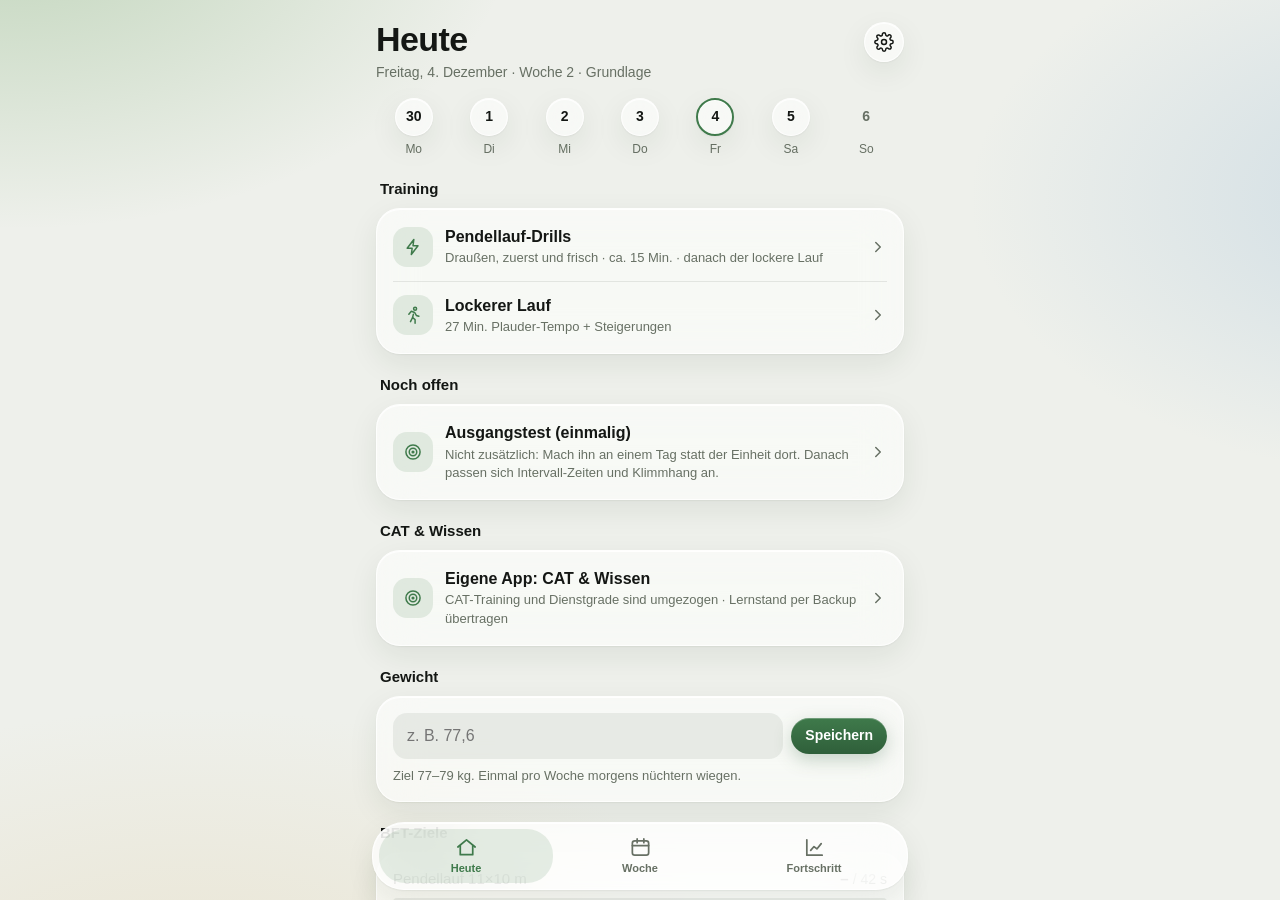
<file: index.html>
<!DOCTYPE html>
<html lang="de">
<head>
<meta charset="utf-8">
<meta name="viewport" content="width=device-width, initial-scale=1, viewport-fit=cover">
<title>BFT-Coach Fallschirmjäger</title>
<meta name="apple-mobile-web-app-capable" content="yes">
<meta name="mobile-web-app-capable" content="yes">
<meta name="apple-mobile-web-app-title" content="BFT-Coach">
<meta name="theme-color" content="#2f3b2a">
<style>
  :root{
    --bg:#eef0eb; --ink:#141714; --muted:#677064; --line:rgba(20,30,20,.09);
    --glass:rgba(255,255,255,.58); --glass2:rgba(255,255,255,.78); --gline:rgba(255,255,255,.75); --fill:rgba(118,128,114,.13);
    --accent:#2f5f3a; --accent2:#3f7a4b; --accent-ink:#ffffff; --soft:rgba(63,122,75,.13);
    --warn:#b0620f; --bad:#b8392d; --ok:#2e8a4e; --okfill:rgba(46,138,78,.14);
    --shadow:0 10px 30px rgba(30,45,30,.08),0 1px 2px rgba(30,45,30,.06);
    --hl:inset 0 1px 0 rgba(255,255,255,.9);
    --b1:rgba(120,170,110,.38); --b2:rgba(150,185,215,.36); --b3:rgba(225,205,160,.34);
  }
  @media (prefers-color-scheme: dark){
    :root{ --bg:#090b09; --ink:#eef1ec; --muted:#98a294; --line:rgba(255,255,255,.08);
      --glass:rgba(38,42,38,.52); --glass2:rgba(44,49,44,.76); --gline:rgba(255,255,255,.09); --fill:rgba(255,255,255,.08);
      --accent:#8fd19a; --accent2:#8fd19a; --accent-ink:#0b130c; --soft:rgba(143,209,154,.14);
      --warn:#eaa257; --bad:#ef8273; --ok:#73d18e; --okfill:rgba(115,209,142,.15);
      --shadow:0 10px 30px rgba(0,0,0,.35); --hl:inset 0 1px 0 rgba(255,255,255,.06);
      --b1:rgba(70,130,80,.30); --b2:rgba(60,90,130,.28); --b3:rgba(120,100,60,.22); }
  }
  *{box-sizing:border-box}
  html,body{margin:0;background:var(--bg);color:var(--ink);font-family:-apple-system,BlinkMacSystemFont,"SF Pro Text","Segoe UI",Roboto,Helvetica,Arial,sans-serif;font-size:16px;line-height:1.4;-webkit-font-smoothing:antialiased}
  body::before{content:"";position:fixed;inset:-20%;z-index:-1;background:
    radial-gradient(40% 35% at 15% 8%,var(--b1),transparent 70%),
    radial-gradient(38% 32% at 95% 30%,var(--b2),transparent 70%),
    radial-gradient(45% 35% at 25% 95%,var(--b3),transparent 70%),var(--bg)}
  .glass,.card,.preset,.iconbtn,.day .c,nav,.modal .sheet,.exc,.stat{background:var(--glass);-webkit-backdrop-filter:blur(22px) saturate(170%);backdrop-filter:blur(22px) saturate(170%);border:1px solid var(--gline);box-shadow:var(--shadow),var(--hl)}
  .glass-strong{background:var(--glass2);-webkit-backdrop-filter:blur(30px) saturate(180%);backdrop-filter:blur(30px) saturate(180%);border:1px solid var(--gline);box-shadow:var(--shadow),var(--hl)}
  html,body{height:100%;overflow:hidden;overscroll-behavior:none;position:fixed;inset:0;width:100%}
  #scroller{position:absolute;inset:0;overflow-y:auto;overflow-x:hidden;overscroll-behavior:none;-webkit-overflow-scrolling:touch}
  .wrap{max-width:560px;margin:0 auto;padding:calc(12px + env(safe-area-inset-top)) 16px 120px}
  .modal .sheet{overscroll-behavior:none;overflow-x:hidden;touch-action:pan-y}
  .modal{overscroll-behavior:none}
  .modal .sheet *{max-width:100%}
  .grid2>*,.grid3>*,.grid4>*{min-width:0}
  input[type=date]{-webkit-appearance:none;appearance:none;min-width:0;display:block;min-height:46px;text-align:left}
  input[type=date]::-webkit-date-and-time-value{text-align:left}
  .top{display:flex;justify-content:space-between;align-items:flex-start;gap:10px;margin:10px 0 16px}
  .top h1{font-size:34px;line-height:1.05;margin:0;font-weight:800;letter-spacing:-.6px}
  .top .sub{font-size:14px;color:var(--muted);margin-top:5px}
  .iconbtn{width:40px;height:40px;border-radius:50%;display:flex;align-items:center;justify-content:center;color:var(--ink);padding:0;cursor:pointer}
  .iconbtn svg{width:20px;height:20px}
  .iconbtn:disabled{opacity:.3}
  .sec{font-size:15px;font-weight:700;margin:20px 4px 9px;display:flex;justify-content:space-between;align-items:baseline}
  .sec button.link,.link{font-size:14px;font-weight:600;color:var(--accent2);background:none;border:none;padding:0;cursor:pointer}
  .card{border-radius:24px;padding:4px 16px;margin:0 0 12px}
  .card.pad{padding:16px}
  .row{display:flex;align-items:center;gap:12px;padding:13px 0;border-bottom:1px solid var(--line)}
  .row:last-child{border-bottom:none}
  .row.tap{cursor:pointer}
  .row .ic{width:40px;height:40px;border-radius:14px;background:var(--soft);color:var(--accent2);display:flex;align-items:center;justify-content:center;flex:none}
  .row .ic svg{width:20px;height:20px}
  .row .tx{flex:1;min-width:0}
  .row .t{font-weight:600}
  .row .m{font-size:13px;color:var(--muted);margin-top:1px}
  .row .end{flex:none;color:var(--muted);display:flex;align-items:center;gap:6px;font-size:14px}
  .row .end svg{width:18px;height:18px}
  .done-dot{width:26px;height:26px;border-radius:50%;background:var(--ok);color:#fff;display:flex;align-items:center;justify-content:center}
  .done-dot svg{width:14px;height:14px}
  .muted{color:var(--muted);font-size:14px}
  .small{font-size:13px}
  button{font:inherit;border:none;border-radius:999px;padding:13px 16px;font-weight:600;cursor:pointer;color:var(--ink);touch-action:manipulation;-webkit-tap-highlight-color:transparent;transition:transform .12s ease,opacity .12s}
  button:active{transform:scale(.97)}
  .btn{background:linear-gradient(180deg,var(--accent2),var(--accent));color:var(--accent-ink);width:100%;box-shadow:0 6px 18px rgba(47,95,58,.25),inset 0 1px 0 rgba(255,255,255,.25)}
  .btn2{background:var(--fill);color:var(--ink);width:100%}
  .btn-danger{background:var(--bad);color:#fff;width:100%}
  .btnrow{display:flex;gap:8px;margin-top:12px}
  .btnrow > *{flex:1}
  .mini{padding:8px 14px;font-size:14px;width:auto}
  .pill{padding:9px 16px;font-size:15px;background:var(--fill);color:var(--ink);width:auto}
  .pill.acc{background:var(--accent);color:var(--accent-ink)}
  .ghost{background:var(--fill);padding:9px 14px;font-size:14px;display:inline-flex;align-items:center;gap:6px;width:auto}
  .ghost svg{width:16px;height:16px}
  .chip{background:var(--soft);color:var(--accent2);padding:7px 12px;font-size:14px;display:inline-flex;align-items:center;gap:6px;width:auto;flex:none;font-variant-numeric:tabular-nums}
  .chip svg{width:15px;height:15px}
  table{width:100%;border-collapse:collapse;font-size:14px}
  th,td{text-align:left;padding:9px 4px;border-bottom:1px solid var(--line);vertical-align:top}
  th{font-size:12px;color:var(--muted);font-weight:600}
  tr:last-child td{border-bottom:none}
  tr.cur td{font-weight:700}
  nav{position:fixed;left:12px;right:12px;bottom:calc(10px + env(safe-area-inset-bottom));max-width:536px;margin:0 auto;border-radius:32px;display:flex;justify-content:space-around;padding:6px;z-index:5;background:var(--glass2)}
  nav button{flex:1;background:none;color:var(--muted);padding:7px 4px;font-size:11px;font-weight:600;display:flex;flex-direction:column;align-items:center;gap:2px;border-radius:26px}
  nav button.on{color:var(--accent2);background:var(--soft)}
  nav svg{width:23px;height:23px}
  label{display:block;font-size:13px;color:var(--muted);margin:10px 0 5px}
  input,select,textarea{font:inherit;width:100%;padding:11px 13px;border-radius:14px;border:1px solid transparent;background:var(--fill);color:var(--ink)}
  input:focus,textarea:focus{outline:none;border-color:var(--accent2);background:var(--glass2)}
  input.need{border-color:var(--warn)}
  .grid2{display:grid;grid-template-columns:1fr 1fr;gap:8px}
  .grid3{display:grid;grid-template-columns:1fr 1fr 1fr;gap:8px}
  .grid4{display:grid;grid-template-columns:repeat(4,1fr);gap:6px}
  .stat{border-radius:18px;padding:10px 12px}
  .stat .sv{font-size:20px;font-weight:700;font-variant-numeric:tabular-nums}
  .timer{font-size:60px;font-weight:700;text-align:center;font-variant-numeric:tabular-nums;margin:8px 0;letter-spacing:-1.5px}
  .bar{height:8px;background:var(--fill);border-radius:5px;overflow:hidden;margin:8px 0}
  .bar > div{height:100%;background:var(--accent2);width:0;border-radius:5px}
  .bar.over > div{background:var(--warn)}
  .fb{border-radius:14px;background:var(--fill);padding:9px 12px;margin-top:10px;font-size:14px;font-weight:500;border-left:none;position:relative;padding-left:16px}
  .fb::before{content:"";position:absolute;left:7px;top:9px;bottom:9px;width:3px;border-radius:2px;background:var(--muted)}
  .fb.ok::before{background:var(--ok)} .fb.warn::before{background:var(--warn)} .fb.bad::before{background:var(--bad)} .fb.info::before{background:var(--accent2)}
  ul.tips{margin:4px 0 0 18px;padding:0} ul.tips li{margin:6px 0}
  .scale{display:flex;gap:4px;flex-wrap:wrap}
  .scale button{flex:1;min-width:28px;padding:9px 0;background:var(--fill);font-weight:600;border-radius:12px}
  .scale button.sel{background:var(--accent);color:var(--accent-ink)}
  .toggle{display:flex;align-items:center;justify-content:space-between;gap:10px;padding:12px 0}
  .toggle input{width:auto;transform:scale(1.3);accent-color:var(--accent)}
  .modal{position:fixed;inset:0;background:rgba(0,0,0,.28);-webkit-backdrop-filter:blur(4px);backdrop-filter:blur(4px);display:flex;align-items:flex-end;justify-content:center;z-index:20}
  #dlgModal{z-index:40}
  .modal .sheet{background:var(--glass2);-webkit-backdrop-filter:blur(34px) saturate(180%);backdrop-filter:blur(34px) saturate(180%);width:100%;max-width:560px;border-radius:30px 30px 0 0;padding:16px 16px calc(28px + env(safe-area-inset-bottom));max-height:94vh;overflow:auto;-webkit-overflow-scrolling:touch}
  #sessModal .sheet{height:96vh;max-height:96vh}
  .sheethead{display:flex;justify-content:space-between;align-items:center;gap:10px;margin-bottom:8px}
  .sheethead .ttl{font-weight:700;font-size:19px}
  .shead{position:sticky;top:-16px;z-index:3;margin:-16px -16px 12px;padding:14px 14px 12px;display:flex;align-items:center;justify-content:space-between;gap:8px;background:var(--glass2);-webkit-backdrop-filter:blur(30px);backdrop-filter:blur(30px);border-bottom:1px solid var(--line);border-radius:30px 30px 0 0}
  .shead .sc{text-align:center;min-width:0}
  .shead .st,.st{font-weight:800;font-size:17px}
  .hidden{display:none !important}
  .tag{display:inline-block;font-size:12px;font-weight:600;padding:3px 9px;border-radius:999px;background:var(--fill);color:var(--muted)}
  .tag.g{background:var(--soft);color:var(--accent2)}
  .days{display:flex;justify-content:space-between;margin:0 0 4px}
  .day{display:flex;flex-direction:column;align-items:center;gap:5px;font-size:12px;color:var(--muted);flex:1;cursor:pointer;-webkit-tap-highlight-color:transparent}
  .day .c{width:38px;height:38px;border-radius:50%;display:flex;align-items:center;justify-content:center;font-weight:600;font-size:14px;color:var(--ink)}
  .day.today .c{border:2px solid var(--accent2)}
  .day.done .c{background:var(--accent);color:var(--accent-ink);border-color:var(--accent)}
  .day.rest .c{background:transparent;box-shadow:none;border-color:transparent;-webkit-backdrop-filter:none;backdrop-filter:none;color:var(--muted)}
  .day.sel .c{background:var(--ink);color:var(--bg);border-color:var(--ink)}
  .day.sel{color:var(--ink);font-weight:600}
  .unit{border-radius:18px;padding:12px;margin-top:10px;background:var(--fill)}
  .unit .t{font-weight:700;font-size:16px}
  .exc{border-radius:24px;padding:14px;margin:0 0 12px}
  .exh{display:flex;justify-content:space-between;align-items:flex-start;gap:10px}
  .exn{font-weight:700;font-size:17px;color:var(--accent2)}
  .exf{display:flex;gap:8px;margin-top:10px}
  .sgrid{display:grid;grid-template-columns:34px 1fr 68px 60px 42px;gap:6px;align-items:center}
  .sgrid.sh{margin-top:12px;font-size:11px;font-weight:700;color:var(--muted);letter-spacing:.4px;text-align:center}
  .sgrid.sh div:nth-child(2){text-align:left}
  .srow{margin-top:4px;padding:3px 0;border-radius:14px;transition:background .2s}
  .srow.done{background:var(--okfill)}
  .srow .no{text-align:center;font-weight:700;font-size:14px}
  .srow .prev{font-size:13px;color:var(--muted);white-space:nowrap;overflow:hidden;text-overflow:ellipsis}
  .srow input{padding:9px 4px;text-align:center;border-radius:11px;font-weight:600;font-variant-numeric:tabular-nums}
  .srow input::placeholder{color:var(--muted);opacity:.6;font-weight:500}
  .srow.done input{background:transparent}
  .chk{width:40px;height:38px;border-radius:12px;background:var(--fill);color:var(--muted);padding:0;display:flex;align-items:center;justify-content:center}
  .chk svg{width:18px;height:18px}
  .chk.on{background:var(--ok);color:#fff}
  .restbar{position:fixed;left:12px;right:12px;bottom:calc(14px + env(safe-area-inset-bottom));max-width:536px;margin:0 auto;border-radius:28px;padding:12px 14px;z-index:30}
  .restbar .rtop{display:flex;justify-content:space-between;align-items:center;gap:8px}
  .restbar .rt{font-size:30px;font-weight:800;font-variant-numeric:tabular-nums;line-height:1}
  .restbar .rbtns{display:flex;gap:6px}
  .restbar .pill{padding:9px 12px}
  .rbar{height:6px;background:var(--fill);border-radius:4px;overflow:hidden;margin-top:10px}
  .rbar div{height:100%;background:var(--accent2);border-radius:4px;transition:width .25s linear}
  .optgrid{display:grid;grid-template-columns:repeat(3,1fr);gap:8px}
  .opt{background:var(--fill);font-variant-numeric:tabular-nums}
  .opt.on{background:var(--accent);color:var(--accent-ink)}
  .summary{text-align:center;padding-top:30px}
  .sumic{width:72px;height:72px;border-radius:50%;margin:0 auto 12px;background:var(--ok);color:#fff;display:flex;align-items:center;justify-content:center;box-shadow:0 10px 30px rgba(46,138,78,.35)}
  .sumic svg{width:36px;height:36px}
  .goal{padding:11px 0;border-bottom:1px solid var(--line)}
  .goal:last-child{border-bottom:none}
  .goal .top2{display:flex;justify-content:space-between;font-size:15px}
  .goal .top2 b{font-variant-numeric:tabular-nums}
  details summary{cursor:pointer;font-weight:600;padding:12px 0;list-style:none}
  details summary::-webkit-details-marker{display:none}
  .seg{display:flex;gap:3px;margin:10px 0}
  .seg div{flex:1;height:6px;border-radius:3px;background:var(--fill)}
  .seg div.w{background:var(--soft)} .seg div.cur{background:var(--accent2)} .seg div.d{background:var(--ok)}
  .big{font-size:30px;font-weight:800;font-variant-numeric:tabular-nums;letter-spacing:-.5px}
  .macro{display:grid;grid-template-columns:72px 1fr 92px;align-items:center;gap:10px;font-size:14px;padding:4px 0}
  .macro .v{text-align:right;font-variant-numeric:tabular-nums;color:var(--muted)}
  .presets{display:grid;grid-template-columns:1fr 1fr;gap:8px}
  .preset{border-radius:20px;padding:11px 13px;text-align:left;font-weight:600;font-size:14px;color:var(--ink);display:flex;flex-direction:column;gap:2px;min-height:64px}
  .preset span{font-weight:400;color:var(--muted);font-size:12px}
  .daynav{display:flex;gap:6px;flex-shrink:0}
  .phase{display:flex;gap:3px;margin:10px 0 4px}
  .phase div{height:6px;border-radius:3px;background:var(--fill)}
  .phase div.cur{background:var(--accent2)}
  .inline{display:flex;gap:8px;align-items:center}
  .howto{background:var(--glass);border:1px solid var(--gline);border-radius:16px;padding:0 12px 10px;margin:10px 0}
  .howto summary{padding:10px 0 4px;font-size:14px}
  .live{color:var(--warn);font-weight:600;font-size:13px}
</style>
</head>
<body>
<div id="scroller"><div class="wrap">
  <section id="v-heute"></section>
  <section id="v-woche" class="hidden"></section>
  <section id="v-fortschritt" class="hidden"></section>
</div></div>

<div class="modal hidden" id="sessModal"><div class="sheet" id="sessSheet"></div></div>
<div class="modal hidden" id="dlgModal"><div class="sheet" id="dlgSheet"></div></div>

<nav>
  <button data-v="heute" class="on"><svg viewBox="0 0 24 24" fill="none" stroke="currentColor" stroke-width="1.8" stroke-linecap="round" stroke-linejoin="round"><path d="M3 11.5 12 4l9 7.5"/><path d="M5.5 10v9.5h13V10"/></svg>Heute</button>
  <button data-v="woche"><svg viewBox="0 0 24 24" fill="none" stroke="currentColor" stroke-width="1.8" stroke-linecap="round" stroke-linejoin="round"><rect x="3.5" y="5" width="17" height="15" rx="2.5"/><path d="M3.5 10h17M8.5 3v4M15.5 3v4"/></svg>Woche</button>
  <button data-v="fortschritt"><svg viewBox="0 0 24 24" fill="none" stroke="currentColor" stroke-width="1.8" stroke-linecap="round" stroke-linejoin="round"><path d="M4 20V4M4 20h16"/><path d="M8 15l3.5-4 3 2.5L19 8"/></svg>Fortschritt</button>
</nav>

<script>
(function(){
"use strict";
/* =================== Helfer =================== */
var $ = function(id){ return document.getElementById(id); };
function toTop(){ var sc=document.getElementById("scroller"); if(sc) sc.scrollTop=0; }
/* Kein Federn/Seitwärtsschieben: nur echte Scrollbereiche dürfen vertikal scrollen, und nicht über den Rand hinaus */
(function(){ var sx=0, sy=0, box=null;
  document.addEventListener("touchstart",function(e){ var t=e.touches[0]; sx=t.clientX; sy=t.clientY; box=e.target.closest?e.target.closest(".modal .sheet, #scroller"):null; },{passive:true});
  document.addEventListener("touchmove",function(e){ if(e.touches.length>1) return; var t=e.touches[0], dx=t.clientX-sx, dy=t.clientY-sy;
    if(!box || box.scrollHeight<=box.clientHeight+1){ e.preventDefault(); return; }
    if(Math.abs(dx)>Math.abs(dy)){ e.preventDefault(); return; }
    var top=box.scrollTop<=0, bottom=box.scrollTop+box.clientHeight>=box.scrollHeight-1;
    if((top&&dy>0)||(bottom&&dy<0)) e.preventDefault(); },{passive:false});
})();
function esc(s){ return String(s==null?"":s).replace(/[&<>"]/g,function(c){return {"&":"&amp;","<":"&lt;",">":"&gt;",'"':"&quot;"}[c];}); }
function lsGet(k){ try{return localStorage.getItem(k);}catch(e){return null;} }
function lsSet(k,v){ try{localStorage.setItem(k,v);}catch(e){} }
function lsDel(k){ try{localStorage.removeItem(k);}catch(e){} }
function parseD(s){ var p=s.split("-"); return new Date(+p[0],+p[1]-1,+p[2]); }
function iso(d){ return d.getFullYear()+"-"+("0"+(d.getMonth()+1)).slice(-2)+"-"+("0"+d.getDate()).slice(-2); }
function fmtD(d){ return ("0"+d.getDate()).slice(-2)+"."+("0"+(d.getMonth()+1)).slice(-2)+"."+d.getFullYear(); }
function fmtDs(d){ return ("0"+d.getDate()).slice(-2)+"."+("0"+(d.getMonth()+1)).slice(-2)+"."; }
function today0(){ var d=new Date(); d.setHours(0,0,0,0); return d; }
function addDays(d,n){ return new Date(d.getFullYear(),d.getMonth(),d.getDate()+n); }
function num(v){ return parseFloat(String(v).replace(",",".")); }
function f1(x){ return (Math.round(x*10)/10).toString().replace(".",","); }
function f2(x){ return (Math.round(x*100)/100).toString().replace(".",","); }
function mmss(sec){ if(sec==null||!isFinite(sec)) return "–"; sec=Math.max(0,Math.round(sec)); var m=Math.floor(sec/60), s=sec%60; return m+":"+("0"+s).slice(-2); }
function hms(sec){ sec=Math.max(0,Math.floor(sec)); var h=Math.floor(sec/3600),m=Math.floor(sec%3600/60),s=sec%60; return (h?h+":"+("0"+m).slice(-2):m)+":"+("0"+s).slice(-2); }
function paceStr(kmh){ if(!kmh||!isFinite(kmh)) return "–"; return mmss(3600/kmh)+" /km"; }
function uid(){ return "x"+Date.now().toString(36)+Math.random().toString(36).slice(2,6); }
var DAYS=["So","Mo","Di","Mi","Do","Fr","Sa"];

/* =================== Zustand =================== */
var KEY="bftcoach_v1";
var S={ start:"2026-11-23", dienst:"2027-04-01", offset:0, voice:true, logs:[], weights:[], creatine:{}, food:{}, presets:[] };
(function(){ var r=lsGet(KEY); if(r){ try{ Object.assign(S, JSON.parse(r)); }catch(e){} } if(!S.v2){ if(S.dienst==="2027-01-01") S.dienst="2027-04-01"; S.v2=1; } })();
function save(){ lsSet(KEY, JSON.stringify(S)); }

/* =================== Plan-Engine (wissenschaftliche Logik) =================== */
function startD(){ return parseD(S.start); }
function dienstD(){ return parseD(S.dienst); }
function calWeek(d){ return Math.floor((d - startD())/864e5/7)+1; }
function planWeek(d){ return calWeek(d) - (S.offset||0); }
function mondayOf(d){ var x=new Date(d); var dw=x.getDay(); return addDays(x, dw===0?-6:1-dw); }
// Phasen relativ zum Dienstantritt: Taper 14 Tage (Bosquet 2007), davor 3 Wochen BFT-spezifisch, davor 8 Wochen VO2max, davor Grundlage
function phaseOf(d){
  var dn=dienstD();
  var taper=addDays(dn,-14), b3=addDays(taper,-21), b2=addDays(b3,-56);
  if(d>=dn) return {key:"dienst",name:"Dienstantritt",short:"Dienst"};
  if(d>=taper) return {key:"taper",name:"Taper · Formspitze",short:"Taper"};
  if(d>=b3) return {key:"b3",name:"Block 3 · BFT-spezifisch",short:"Block 3"};
  if(d>=b2) return {key:"b2",name:"Block 2 · VO2max",short:"Block 2"};
  return {key:"b1",name:"Block 1 · Grundlage",short:"Block 1"};
}
function weekMonday(w){ return addDays(startD(),(w-1+(S.offset||0))*7); }
function taperStart(){ return addDays(dienstD(),-14); }
function isDeload(w,ph){ var dl = w<=12 ? (w===4||w===8) : ((w-13)%4===0); if(!(w>0 && dl) || ph.key==="taper") return false; return (taperStart()-weekMonday(w))/864e5 >= 21; }
function isTestFriday(w,d){ var ph=phaseOf(d); if(ph.key==="taper"||ph.key==="dienst") return false; if(isDeload(w,ph)) return true; var fri=addDays(weekMonday(w),4), next=addDays(fri,7); return fri<taperStart() && next>=taperStart(); }
function reduced(w,ph,d){ var o=d?kcOff(d):null; return isDeload(w,ph) || ph.key==="taper" || (o!==null && o>=3 && o<=7); }
/* Sporttest beim Karrierecenter: Abstand in Tagen (Test - Tag), null wenn kein Termin */
function kcOff(d){ if(!S.kc||!S.kc.date) return null; return Math.round((parseD(S.kc.date)-d)/864e5); }
function kcErgo(){ return !S.kc || S.kc.endur!=="lauf"; }
function testFriday(w,d){ var o=kcOff(d); if(o!==null && o>-7 && o<=10) return false; return isTestFriday(w,d); }
function shortPlan(p){
  if(!p) return null;
  if(/^Tempo/.test(p.label)) return {kind:"dist",blocks:[{reps:4,m:200,rest:90,pace:"fast"}],label:"Tempo 4×200 m"};
  if(p.kind==="dist") return {kind:"dist",blocks:[{reps:2,m:500,rest:240,pace:"goal"},{reps:3,m:200,rest:120,pace:"fast"}],label:"Kurz & schnell: 2×500 m + 3×200 m"};
  var r=Math.max(2,Math.ceil(p.reps/2)); return {kind:"time",reps:r,work:p.work,rest:p.rest,label:"Kurz: "+r+"×"+(p.work/60)+" Min."};
}

// Mittwoch: Wochen 1–12 Marsch-Aufbau; danach Marsch nur alle 2 Wochen (Knapik: 2x/Monat ≈ 4x/Monat bei Lauf+Kraft)
var MARCHES=[
 {km:"6",kmT:6,kg:10,type:"marsch",focus:"Rucksack-Sitz & Schrittfrequenz testen",kcal:300},
 {km:"8",kmT:8,kg:12.5,type:"marsch",focus:"Distanz und Gewicht leicht rauf",kcal:450},
 {km:"10",kmT:10,kg:15,type:"marsch",focus:"AGA-Standard",kcal:550},
 {km:"12",kmT:12,kg:15,type:"marsch",focus:"AGA-Abschlussmarsch-Test: unter 120 Min.",kcal:650,test:120},
 {km:"15",kmT:15,kg:17.5,type:"marsch",focus:"Konstantes Tempo",kcal:850},
 {km:"18–20",kmT:19,kg:20,type:"marsch",focus:"Fallschirmjäger-Einstiegsniveau",kcal:1000}];
function isMarchWeek(v){ var dd=addDays(weekMonday(v),2), ph=phaseOf(dd); return v>=1 && v%2===1 && !isDeload(v,ph) && ph.key!=="taper" && ph.key!=="dienst"; }
// Mittwoch: Marsch alle 2 Wochen (Knapik: 2x/Monat reicht bei zusätzlichem Lauf- und Krafttraining), dazwischen langer lockerer Lauf
function wedPlan(w,d){
  var ph=phaseOf(d); if(w<1) w=1;
  if(ph.key==="taper") return {km:"",kmT:0,min:30,kg:0,type:"easy",focus:"Formspitze: 30 Min. locker, keine Märsche mehr",kcal:250};
  if(isDeload(w,ph)) return {km:"5",kmT:5,kg:0,type:"lauf",focus:"Entlastung: lockerer Lauf ohne Gepäck",kcal:0};
  if(isMarchWeek(w)){ var m=0; for(var v=1;v<=w;v++) if(isMarchWeek(v)) m++;
    if(m<=MARCHES.length) return MARCHES[m-1];
    var boots=(d.getMonth()>=6&&d.getMonth()<=8)?" · in Stiefeln":"";
    return (ph.key==="b3" || (m-MARCHES.length)%2===1) ? {km:"12",kmT:12,kg:20,type:"marsch",focus:"Marsch B: kürzer & zügig (6,5 km/h)"+boots,kcal:650} : {km:"18–20",kmT:19,kg:20,type:"marsch",focus:"Marsch A: lang & schwer"+boots,kcal:1000}; }
  return {km:"",kmT:0,min:50,kg:0,type:"long",focus:"Langer lockerer Lauf 45–60 Min. (Grundlage, 80/20-Prinzip)",kcal:300};
}
// Dienstag ab Block 2: zweite, kurze Tempoeinheit für die 1000 m (vor dem Oberkörper-Training)
function tempoPlan(w,d){
  var ph=phaseOf(d); if(isDeload(w,ph)) return null;
  if(ph.key==="b2") return {kind:"dist",blocks:[{reps:6,m:200,rest:90,pace:"fast"}],label:"Tempo 6×200 m"};
  if(ph.key==="b3") return {kind:"dist",blocks:[{reps:8,m:200,rest:90,pace:"fast"}],label:"Tempo 8×200 m"};
  return null;
}
// Donnerstag: Intervalle
function intervalPlan(w,d){
  var ph=phaseOf(d);
  if(isDeload(w,ph)) return null;
  if(w<=2 && ph.key!=="b1" && ph.key!=="taper") return {kind:"time",reps:4+w,work:120,rest:120,label:"Intervalle "+(4+w)+"×2 Min. (Einstieg)"};
  if(ph.key==="b1"){ var idx=((w-1)%4); var reps=[5,6,7][Math.min(idx,2)]; if(w>4){ var r3=Math.min(5+Math.floor((w-1)/4),7); return {kind:"time",reps:r3,work:180,rest:120,label:"Intervalle "+r3+"×3 Min."}; } return {kind:"time",reps:reps,work:120,rest:120,label:"Intervalle "+reps+"×2 Min."}; }
  if(ph.key==="b2"){ var bi=Math.floor((weekMonday(w)-addDays(taperStart(),-77))/864e5/7), up=bi>=3?1:0; return (w%2===1)?{kind:"time",reps:5+up,work:180,rest:120,label:"VO2max "+(5+up)+"×3 Min."}:{kind:"time",reps:4+up,work:240,rest:180,label:"VO2max "+(4+up)+"×4 Min."}; }
  if(ph.key==="b3") return {kind:"dist",blocks:[{reps:3,m:500,rest:240,pace:"goal"},{reps:6,m:200,rest:120,pace:"fast"}],label:"BFT-spezifisch 3×500 m + 6×200 m"};
  if(ph.key==="taper") return {kind:"dist",blocks:[{reps:2,m:500,rest:240,pace:"goal"},{reps:3,m:200,rest:120,pace:"fast"}],label:"Taper: 2×500 m + 3×200 m"};
  return null;
}
function fridayPlan(w,d){
  var ph=phaseOf(d);
  if(isTestFriday(w,d)) return {type:"test"};
  if(ph.key==="taper") return {type:"run",min:25};
  return {type:"run",min:Math.min(25+2*Math.max(0,w-1),45)};
}
// Gym-Vorlagen
var GYM={
 LA:{title:"Unterkörper A",min:65,name:"Unterkörper A · Kraft & Explosiv",ex:[
   {n:"Weitsprung aus dem Stand",t:"jump",sets:4,reps:"3",note:"ZUERST, frisch. Maximal weit, 90 s Pause. Bestweite in cm eintragen."},
   {n:"Kniebeuge",t:"w",sets:4,reps:"5-6",note:"3 Min. Pause. Schwer = gut für Laufökonomie & Sprint."},
   {n:"Rumänisches Kreuzheben",t:"w",sets:3,reps:"6-8"},
   {n:"Wadenheben",t:"w",sets:3,reps:"12-15"},
   {n:"Captain's Chair Beinheben",t:"bw",sets:3,reps:"12-15"}]},
 UA:{title:"Oberkörper A",min:70,name:"Oberkörper A · Kraft + Klimmhang",ex:[
   {n:"Bankdrücken",t:"w",sets:4,reps:"6-8"},
   {n:"Klimmzüge Untergriff",t:"bw",sets:4,reps:"6-10",note:"1–2 Wdh. vor Versagen stoppen. Ab 10 Wdh. Zusatzgewicht."},
   {n:"Military Press",t:"w",sets:3,reps:"6-8"},
   {n:"Langhantelrudern",t:"w",sets:3,reps:"8-10"},
   {n:"Seitheben",t:"w",sets:2,reps:"12-15"},
   {n:"Trizepsdrücken",t:"w",sets:2,reps:"10-12"},
   {n:"Klimmhang Untergriff",t:"hold",sets:3,reps:"max",note:"BFT-Position: Kammgriff, Kinn über der Stange. 3 Min. Pause."}]},
 UB:{title:"Oberkörper B",min:40,name:"Oberkörper B + Klimmhang",ex:[
   {n:"KH-Schrägbankdrücken",t:"w",sets:3,reps:"8-10"},
   {n:"Latziehen V-Griff",t:"w",sets:3,reps:"10-12"},
   {n:"Dips",t:"bw",sets:3,reps:"8-12"},
   {n:"Face Pulls",t:"w",sets:2,reps:"15"},
   {n:"Klimmhang Untergriff",t:"hold",sets:2,reps:"max",note:"Kammgriff, Kinn über der Stange."}]},
 LB:{title:"Unterkörper B",min:55,name:"Unterkörper B",ex:[
   {n:"Seitliche Sprünge",t:"bw",sets:3,reps:"5/Seite",note:"Explosiv, sauber landen."},
   {n:"Trap-Bar-Kreuzheben",t:"w",sets:3,reps:"5"},
   {n:"Bulgarian Split Squats",t:"w",sets:3,reps:"8/Seite"},
   {n:"Farmers Walk",t:"carry",sets:3,reps:"30-40 m"},
   {n:"Ab-Roller",t:"bw",sets:3,reps:"10"}]}
};
function dayUnits(d){
  var w=planWeek(d), ph=phaseOf(d), dow=d.getDay(), u=[], off=kcOff(d);
  if(off===0) return [{kind:"kc"}];
  if(w<1 || ph.key==="dienst") return u;
  if((dienstD()-d)/864e5<=2.5) return u; // letzte 2 Tage vor Dienstantritt: Ruhe
  if(off===1) return [{kind:"run",plan:{type:"easy",min:15,act:true,focus:"Aktivierung: 15 Min. locker, 3 Steigerungen à 60 m, 2× 10 s Klimmhang. Früh schlafen."}}];
  if(off===2) return u;  // Ruhetag vor dem Sporttest
  if(dow===1) u.push({kind:"gym",key:"LA"});
  if(dow===2){ var tp=tempoPlan(w,d); if(tp) u.push({kind:"interval",plan:tp}); u.push({kind:"gym",key:"UA"}); }
  if(dow===3){ var wp=wedPlan(w,d); u.push({kind: wp.type==="marsch"?"march":"run", plan:wp}); }
  if(dow===4){ var ip=testFriday(w,addDays(d,1))?null:intervalPlan(w,d); if(ip) u.push({kind:"interval",plan:ip}); u.push({kind:"gym",key:"UB"}); }
  if(dow===5 && testFriday(w,d)){ u.push({kind:"test"}); return u; }
  if(dow===5){ var fp=fridayPlan(w,d);
    if(off!==null && off>7 && off<=21 && kcErgo()){ var last=addDays(d,7); u.push({kind:"ergo",plan:{n:(kcOff(last)<=7?2:1)}}); }
    else { u.push({kind:"drills"}); u.push({kind:"run",plan:{type:"easy",min:fp.min,focus:"Nach den Pendellauf-Drills: lockerer Lauf im Plauder-Tempo"}}); } }
  if(dow===6) u.push({kind:"gym",key:"LB"});
  if(off===-1) u=u.filter(function(x){ return x.kind!=="interval"; }).map(function(x){ return x.kind==="march"?{kind:"run",plan:{type:"easy",min:30,focus:"Erholung nach dem Sporttest: 30 Min. locker"}}:x; }); // Tag nach dem Test: nichts Hartes
  // Mini-Formspitze 7 Tage vor dem Sporttest (Volumen runter, Intensität bleibt)
  if(off!==null && off>=3 && off<=7){
    u=u.map(function(x){
      if(x.kind==="march") return {kind:"run",plan:{type:"easy",min:30,focus:"Formspitze Sporttest: 30 Min. locker statt Marsch"}};
      if(x.kind==="interval") return off<=3?null:{kind:"interval",plan:shortPlan(x.plan)};
      if(x.kind==="run" && x.plan.type!=="easy") return {kind:"run",plan:{type:"easy",min:30,focus:"Formspitze Sporttest: locker"}};
      if(x.kind==="gym" && off<=3 && (x.key==="LA"||x.key==="LB")) return {kind:"run",plan:{type:"easy",min:20,focus:"Keine schweren Beine mehr: 20 Min. locker + 3 Steigerungen"}};
      return x; }).filter(Boolean);
  }
  return u;
}
function unitDone(d,unit){
  var ds=iso(d);
  return S.logs.some(function(l){ if(l.date!==ds) return false;
    if(unit.kind==="gym") return l.type==="gym"&&l.key===unit.key;
    if(unit.kind==="march") return l.type==="march";
    if(unit.kind==="run") return l.type==="run";
    if(unit.kind==="interval") return l.type==="interval";
    if(unit.kind==="test"||unit.kind==="kc") return l.type==="test";
    if(unit.kind==="ergo") return l.type==="ergo";
    if(unit.kind==="drills") return l.type==="drills";
    return false; });
}

/* =================== Leistungswerte =================== */
function tests(){ return S.logs.filter(function(l){return l.type==="test";}).sort(function(a,b){return a.date<b.date?-1:1;}); }
function bestOf(field, better){
  var v=null; S.logs.forEach(function(l){
    var x=null;
    if(l.type==="test") x=l[field];
    if(field==="hang" && l.type==="gym" && l.ex) l.ex.forEach(function(e){ if(e.t==="hold") e.sets.forEach(function(s){ if(s.done&&s.sec) x=Math.max(x||0,s.sec); }); });
    if(field==="sprint" && (l.type==="gym"||l.type==="drills") && l.sprints) l.sprints.forEach(function(s){ x = x==null? s : Math.min(x,s); });
    if(x!=null && x>0){ if(v==null || (better==="low"? x<v : x>v)) v=x; }
  }); return v;
}
function lastTest(field){ var t=tests().filter(function(x){return x[field];}); return t.length? t[t.length-1][field] : null; }
function goal1000(){ var t=lastTest("run1000"); if(!t) return 230; return Math.max(210, Math.min(230, t-15)); }
function hangProtocol(){
  var b=bestOf("hang","high");
  if(b==null) return {txt:"Noch kein Wert: halte so lange du kannst und trag die Zeit ein.",sets:null};
  if(b<30) return {txt:"Beste Zeit "+Math.round(b)+" s : 5× 10–15 s halten (60 s Pause) + 3 langsame Negativ-Klimmzüge.",sets:5};
  if(b<45) return {txt:"Beste Zeit "+Math.round(b)+" s : 3× maximal halten, 3 Min. Pause.",sets:null};
  return {txt:"Beste Zeit "+Math.round(b)+" s : 3× maximal mit +2,5–5 kg Zusatzgewicht.",sets:null};
}
function intervalPaceText(ip){
  var t=lastTest("run1000");
  if(ip.kind==="time"){
    if(!t) return "Tempo: hart aber gleichmäßig (ca. 9/10). Die letzte Wiederholung soll so schnell sein wie die erste.";
    var per400=t*0.4*1.06; return "Zieltempo: ca. "+mmss(per400)+" pro 400 m ("+mmss(t*1.06)+" /km) – hart, gleichmäßig.";
  }
  var g=goal1000(); return "500 m in "+mmss(g/2)+" (= dein 1000-m-Ziel "+mmss(g)+"), 200 m in "+mmss(g*0.2-2)+".";
}

/* =================== Sprache & Ton =================== */
var actx=null;
function initAudio(){ try{ if(!actx){ var A=window.AudioContext||window.webkitAudioContext; if(A) actx=new A(); } if(actx&&actx.state==="suspended") actx.resume(); }catch(e){} }
function beep(f,ms){ try{ if(!actx) return; var o=actx.createOscillator(), g=actx.createGain(); o.frequency.value=f||880; o.connect(g); g.connect(actx.destination); g.gain.value=0.15; o.start(); o.stop(actx.currentTime+(ms||180)/1000); }catch(e){} }
function say(t){ if(!S.voice) return; try{ if(window.speechSynthesis){ var u=new SpeechSynthesisUtterance(t); u.lang="de-DE"; speechSynthesis.cancel(); speechSynthesis.speak(u); } }catch(e){} }
var wakeLock=null;
function wake(on){ try{ if(on){ if(navigator.wakeLock&&!wakeLock) navigator.wakeLock.request("screen").then(function(w){wakeLock=w; w.addEventListener&&w.addEventListener("release",function(){wakeLock=null;});}).catch(function(){}); } else if(wakeLock){ wakeLock.release(); wakeLock=null; } }catch(e){} }

/* =================== GPS-Tracker =================== */
function Tracker(){ this.dist=0; this.last=null; this.win=[]; this.id=null; this.status="aus"; this.acc=null; this.active=false; }
Tracker.prototype.hav=function(a,b){ var R=6371000,r=Math.PI/180,dl=(b.lat-a.lat)*r,dn=(b.lon-a.lon)*r; var x=Math.sin(dl/2)*Math.sin(dl/2)+Math.cos(a.lat*r)*Math.cos(b.lat*r)*Math.sin(dn/2)*Math.sin(dn/2); return 2*R*Math.atan2(Math.sqrt(x),Math.sqrt(1-x)); };
Tracker.prototype.start=function(cb){ var me=this; me.cb=cb; me.active=true; if(me.id!==null) return; if(!navigator.geolocation){ me.status="nicht verfügbar"; return; } me.status="suche Signal…"; me.last=null; me.win=[];
  try{ me.id=navigator.geolocation.watchPosition(function(p){ me.onPos(p); }, function(e){ me.status=e.code===1?"verweigert – Standort erlauben":"kein Signal"; if(me.cb) me.cb(); }, {enableHighAccuracy:true,maximumAge:1000,timeout:20000}); }catch(e){ me.status="nicht verfügbar"; } };
Tracker.prototype.stop=function(){ try{ if(this.id!==null) navigator.geolocation.clearWatch(this.id); }catch(e){} this.id=null; this.last=null; this.win=[]; this.active=false; this.status="aus"; };
Tracker.prototype.onPos=function(pos){ var c=pos.coords,t=Date.now(); this.acc=c.accuracy;
  if(c.accuracy>35){ this.status="ungenau (±"+Math.round(c.accuracy)+" m)"; if(this.cb) this.cb(); return; }
  this.status="aktiv (±"+Math.round(c.accuracy)+" m)"; var p={lat:c.latitude,lon:c.longitude,t:t};
  if(this.last){ var d=this.hav(this.last,p), dt=(t-this.last.t)/1000; if(dt<=0) return; var v=d/dt*3.6;
    if(d<Math.max(3,c.accuracy*0.3)){ if(this.cb) this.cb(); return; } if(v>30){ this.last=p; return; }
    this.dist+=d/1000; this.win.push({t:t,d:d}); }
  this.last=p; var cut=t-60000; while(this.win.length&&this.win[0].t<cut) this.win.shift(); if(this.cb) this.cb(); };
Tracker.prototype.speed=function(){ if(this.win.length<3) return null; var span=(this.win[this.win.length-1].t-this.win[0].t)/1000; if(span<25) return null; var d=this.win.reduce(function(s,x){return s+x.d;},0); return d/span*3.6; };

function st(k,v){ return '<div class="stat"><div class="muted small">'+k+'</div><div class="sv">'+v+'</div></div>'; }
/* =================== Icons =================== */
var IC={
 gym:'<svg viewBox="0 0 24 24" fill="none" stroke="currentColor" stroke-width="1.8" stroke-linecap="round"><path d="M6.5 7v10M3.5 9.5v5M17.5 7v10M20.5 9.5v5M6.5 12h11"/></svg>',
 run:'<svg viewBox="0 0 24 24" fill="none" stroke="currentColor" stroke-width="1.8" stroke-linecap="round" stroke-linejoin="round"><circle cx="14.5" cy="4.5" r="1.8"/><path d="M9 20l2.5-5 3 2.5V22M7 11l3-3.5 4 1.5 2 3.5 3 1"/><path d="M11.5 15l1-4"/></svg>',
 pack:'<svg viewBox="0 0 24 24" fill="none" stroke="currentColor" stroke-width="1.8" stroke-linecap="round" stroke-linejoin="round"><path d="M8 6V4.5A1.5 1.5 0 0 1 9.5 3h5A1.5 1.5 0 0 1 16 4.5V6"/><rect x="5" y="6" width="14" height="15" rx="3"/><path d="M9 13h6v4H9z"/></svg>',
 bolt:'<svg viewBox="0 0 24 24" fill="none" stroke="currentColor" stroke-width="1.8" stroke-linecap="round" stroke-linejoin="round"><path d="M13 3 5 13.5h6L10 21l8-10.5h-6z"/></svg>',
 target:'<svg viewBox="0 0 24 24" fill="none" stroke="currentColor" stroke-width="1.8"><circle cx="12" cy="12" r="8.5"/><circle cx="12" cy="12" r="4.5"/><circle cx="12" cy="12" r="1" fill="currentColor"/></svg>',
 rest:'<svg viewBox="0 0 24 24" fill="none" stroke="currentColor" stroke-width="1.8" stroke-linecap="round" stroke-linejoin="round"><path d="M20 14.5A8 8 0 1 1 9.5 4a6.5 6.5 0 0 0 10.5 10.5z"/></svg>',
 chev:'<svg viewBox="0 0 24 24" fill="none" stroke="currentColor" stroke-width="2" stroke-linecap="round" stroke-linejoin="round"><path d="m9 6 6 6-6 6"/></svg>',
 left:'<svg viewBox="0 0 24 24" fill="none" stroke="currentColor" stroke-width="2" stroke-linecap="round" stroke-linejoin="round"><path d="m15 6-6 6 6 6"/></svg>',
 check:'<svg viewBox="0 0 24 24" fill="none" stroke="currentColor" stroke-width="3" stroke-linecap="round" stroke-linejoin="round"><path d="m5 12.5 4.5 4.5L19 7.5"/></svg>',
 gear:'<svg viewBox="0 0 24 24" fill="none" stroke="currentColor" stroke-width="1.8" stroke-linecap="round" stroke-linejoin="round"><circle cx="12" cy="12" r="3"/><path d="M19.4 15a1.7 1.7 0 0 0 .3 1.8l.1.1a2 2 0 1 1-2.8 2.8l-.1-.1a1.7 1.7 0 0 0-1.8-.3 1.7 1.7 0 0 0-1 1.5V21a2 2 0 1 1-4 0v-.1a1.7 1.7 0 0 0-1.1-1.5 1.7 1.7 0 0 0-1.8.3l-.1.1a2 2 0 1 1-2.8-2.8l.1-.1a1.7 1.7 0 0 0 .3-1.8 1.7 1.7 0 0 0-1.5-1H3a2 2 0 1 1 0-4h.1a1.7 1.7 0 0 0 1.5-1.1 1.7 1.7 0 0 0-.3-1.8l-.1-.1a2 2 0 1 1 2.8-2.8l.1.1a1.7 1.7 0 0 0 1.8.3H9a1.7 1.7 0 0 0 1-1.5V3a2 2 0 1 1 4 0v.1a1.7 1.7 0 0 0 1 1.5 1.7 1.7 0 0 0 1.8-.3l.1-.1a2 2 0 1 1 2.8 2.8l-.1.1a1.7 1.7 0 0 0-.3 1.8V9a1.7 1.7 0 0 0 1.5 1H21a2 2 0 1 1 0 4h-.1a1.7 1.7 0 0 0-1.5 1z"/></svg>',
 x:'<svg viewBox="0 0 24 24" fill="none" stroke="currentColor" stroke-width="2" stroke-linecap="round"><path d="M6 6l12 12M18 6 6 18"/></svg>',
 clock:'<svg viewBox="0 0 24 24" fill="none" stroke="currentColor" stroke-width="2" stroke-linecap="round" stroke-linejoin="round"><circle cx="12" cy="13" r="8"/><path d="M12 9v4l2.5 2M9.5 2.5h5"/></svg>',
 play:'<svg viewBox="0 0 24 24" fill="currentColor"><path d="M8 5.5v13l11-6.5z"/></svg>',
 plus:'<svg viewBox="0 0 24 24" fill="none" stroke="currentColor" stroke-width="2" stroke-linecap="round"><path d="M12 5v14M5 12h14"/></svg>'
};
var MONTHS=["Januar","Februar","März","April","Mai","Juni","Juli","August","September","Oktober","November","Dezember"];
var DAYLONG=["Sonntag","Montag","Dienstag","Mittwoch","Donnerstag","Freitag","Samstag"];
function longDate(d){ return DAYLONG[d.getDay()]+", "+d.getDate()+". "+MONTHS[d.getMonth()]; }
function topbar(title,sub){ return '<div class="top"><div><h1>'+esc(title)+'</h1>'+(sub?'<div class="sub">'+sub+'</div>':'')+'</div><button class="iconbtn" data-settings aria-label="Einstellungen">'+IC.gear+'</button></div>'; }
function bindTop(el){ Array.prototype.forEach.call(el.querySelectorAll("[data-settings]"),function(b){ b.onclick=openSettings; }); }

/* =================== Rendering =================== */
var view="heute", weekView=null, foodDay=null, heuteDay=null, keepFoodDay=false;
function render(){
  if(view==="heute") renderHeute();
  if(view==="woche") renderWoche();
  if(view==="fortschritt") renderFort();
}
function phaseName(ph){ return {b1:"Grundlage",b2:"VO2max",b3:"BFT-spezifisch",taper:"Formspitze",dienst:"Dienst"}[ph.key]; }
function unitInfo(u){
  if(u.kind==="gym"){ var g=GYM[u.key]; return {ic:IC.gym,t:g.title,m:g.ex.length+(g.drills?" Übungen + Pendellauf-Drills":" Übungen")+" · ca. "+g.min+" Min."}; }
  if(u.kind==="march") return {ic:IC.pack,t:"Marsch "+u.plan.km+" km",m:String(u.plan.kg).replace(".",",")+" kg Gepäck · 6,0–6,5 km/h"};
  if(u.kind==="run"){ var p=u.plan; if(p.type==="easy") return {ic:IC.run,t:"Lockerer Lauf",m:p.min+" Min. Plauder-Tempo + Steigerungen"}; if(p.type==="long") return {ic:IC.run,t:"Langer Lauf",m:"45–60 Min. locker"}; return {ic:IC.run,t:"Lauf "+p.km+" km",m:"locker, ohne Gepäck"}; }
  if(u.kind==="interval") return {ic:IC.bolt,t:u.plan.label.replace("BFT-spezifisch ","").replace("Taper: ",""),m:"Laufbahn · danach Oberkörper"};
  if(u.kind==="drills") return {ic:IC.bolt,t:"Pendellauf-Drills",m:"Draußen, zuerst und frisch · ca. 15 Min. · danach der lockere Lauf"};
  if(u.kind==="test") return {ic:IC.target,t:"BFT-Test",m:"Pendellauf, Klimmhang, 1000 m"};
  if(u.kind==="kc") return {ic:IC.target,t:"Sporttest Karrierecenter",m:"Pendellauf, Klimmhang, "+(S.kc&&S.kc.endur==="ergo"?"3000 m Ergometer":S.kc&&S.kc.endur==="lauf"?"1000 m":"1000 m oder Ergometer")};
  if(u.kind==="ergo") return {ic:IC.bolt,t:"Fahrradergometer",m:(S.kc&&S.kc.endur==="ergo"?"":"Falls Ergometer im Test · ")+(u.plan.n===2?"3000 m Probefahrt":"5× 1 Min. hart")+" · Gym-Rad"};
  return {ic:"",t:"",m:""};
}
function unitRows(d,clickable){
  var units=dayUnits(d), h="";
  if(!units.length) return '<div class="row"><div class="ic">'+IC.rest+'</div><div class="tx"><div class="t">Ruhetag</div><div class="m">Erholung, 8 Std. Schlaf</div></div></div>';
  units.forEach(function(u,i){ var inf=unitInfo(u), dn=unitDone(d,u), live=u.kind==="gym"&&!!gymDraft(u.key,iso(d));
    h+='<div class="row tap" data-u="'+i+'" data-d="'+iso(d)+'"><div class="ic">'+inf.ic+'</div><div class="tx"><div class="t">'+esc(inf.t)+'</div><div class="m">'+esc(inf.m)+'</div></div><div class="end">'+(live?'<span class="live">Läuft</span>'+IC.chev:dn?'<span class="done-dot">'+IC.check+'</span>':IC.chev)+'</div></div>'; });
  return h;
}
function bindUnits(el){ Array.prototype.forEach.call(el.querySelectorAll("[data-u]"),function(r){ r.onclick=function(){ var d=parseD(r.getAttribute("data-d")); openUnit(dayUnits(d)[+r.getAttribute("data-u")], d); }; }); }
function weekStrip(ref,sel){
  var mon=mondayOf(ref), t=today0(), h='<div class="days">';
  for(var i=0;i<7;i++){ var d=addDays(mon,i), us=dayUnits(d), dn=us.length&&us.every(function(u){return unitDone(d,u);});
    h+='<div class="day'+(+d===+t?' today':'')+(sel&&+d===+sel&&+d!==+t?' sel':'')+(dn?' done':'')+(!us.length?' rest':'')+'" data-day="'+iso(d)+'"><div class="c">'+(dn?IC.check.replace('stroke-width="3"','stroke-width="3" width="14" height="14"'):d.getDate())+'</div>'+DAYS[d.getDay()]+'</div>'; }
  return h+'</div>';
}

function renderHeute(){
  var el=$("v-heute"), t=today0(), d=heuteDay?parseD(heuteDay):t, isT=+d===+t, w=planWeek(d), ph=phaseOf(d), h="";
  var sub= planWeek(t)<1 && isT ? "Plan startet am "+fmtD(startD()) : ph.key==="dienst" ? longDate(d)+" · Dienstantritt" : longDate(d)+" · Woche "+w+" · "+phaseName(ph);
  h+=topbar(isT?"Heute":DAYLONG[d.getDay()],sub);
  h+=weekStrip(isT?t:d,d);
  if(!isT) h+='<div style="text-align:center;margin:6px 0 2px"><button class="link" id="toToday">Zurück zu heute</button></div>';
  var ko=kcOff(t);
  if(ko!==null && ko>=0 && ko<=70){
    var kt= ko===0?"Heute ist dein Sporttest. Gut frühstücken, 10 Min. aufwärmen. Viel Erfolg!":ko<=2?"Ruhe und Aktivierung. Viel schlafen, normal essen.":ko<=7?"Formspitze: halbe Sätze, kein Marsch, kurze und schnelle Intervalle.":ko<=21?(kcErgo()?"Vorbereitung: Freitags Fahrradergometer statt Lauf.":"Training läuft normal, ab 7 Tagen vorher Formspitze."):"Training läuft normal weiter. Die Vorbereitung startet 3 Wochen vorher.";
    h+='<div class="card pad" style="margin-top:12px"><div class="inline" style="justify-content:space-between"><div><div class="muted small">Sporttest Karrierecenter</div><div style="font-weight:700;font-size:18px">'+(ko===0?'Heute':ko===1?'Morgen':'In '+ko+' Tagen')+'</div></div><span class="tag g">'+fmtDs(parseD(S.kc.date))+'</span></div><div class="muted small" style="margin-top:6px">'+kt+'</div></div>';
  }
  if(w>=1 && ph.key!=="dienst"){
    var note = isDeload(w,ph)?"Entlastungswoche – halbe Sätze, Freitag BFT-Test.":ph.key==="taper"?"Formspitze – halbes Volumen, Intensität bleibt.":"";
    h+='<div class="sec">Training</div>';
    if(note) h+='<div class="muted small" style="margin:-4px 2px 8px">'+note+'</div>';
    h+='<div class="card">'+unitRows(d,true);
    h+='</div>';
    if(isT && !tests().length) h+='<div class="sec">Noch offen</div><div class="card"><div class="row tap" id="baseTest"><div class="ic">'+IC.target+'</div><div class="tx"><div class="t">Ausgangstest (einmalig)</div><div class="m">Nicht zusätzlich: Mach ihn an einem Tag statt der Einheit dort. Danach passen sich Intervall-Zeiten und Klimmhang an.</div></div><div class="end">'+IC.chev+'</div></div></div>';
  }
  if(isT) h+='<div class="sec">CAT &amp; Wissen</div><div class="card"><a class="row tap" href="https://lucag030608.github.io/cat-coach/" target="_blank" rel="noopener" style="text-decoration:none;color:inherit"><div class="ic">'+IC.target+'</div><div class="tx"><div class="t">Eigene App: CAT &amp; Wissen</div><div class="m">CAT-Training und Dienstgrade sind umgezogen · Lernstand per Backup übertragen</div></div><div class="end">'+IC.chev+'</div></a></div>';
  if(isT){
    var lw=lastWeight();
    h+='<div class="sec">Gewicht</div><div class="card pad"><div class="inline"><input id="wIn" inputmode="decimal" placeholder="'+(lw?f1(lw)+" kg":"z. B. 77,6")+'"><button class="btn mini" id="wSave">Speichern</button></div>'+weightAdvice()+'</div>';
    h+='<div class="sec">BFT-Ziele</div>'+goalsCard();
  }
  el.innerHTML=h; bindTop(el); bindUnits(el);
  Array.prototype.forEach.call(el.querySelectorAll("[data-day]"),function(x){ x.onclick=function(){ var v=x.getAttribute("data-day"); heuteDay= v===iso(t)?null:v; render(); }; });
  var tt=$("toToday"); if(tt) tt.onclick=function(){ heuteDay=null; render(); };
  var bt=$("baseTest"); if(bt) bt.onclick=function(){ openUnit({kind:"test"}, t); };
  var ws=$("wSave"); if(ws) ws.onclick=function(){ var v=num($("wIn").value); if(!(v>40&&v<150)) return; S.weights=S.weights.filter(function(x){return x.date!==iso(t);}); S.weights.push({date:iso(t),kg:v}); S.weights.sort(function(a,b){return a.date<b.date?-1:1;}); save(); render(); };
}
function lastWeight(){ return S.weights.length? S.weights[S.weights.length-1].kg : null; }
function weightAdvice(){
  var ws=S.weights; if(ws.length<2) return '<div class="muted small" style="margin-top:8px">Ziel 77–79 kg. Einmal pro Woche morgens nüchtern wiegen.</div>';
  var last=ws[ws.length-1], ref=null; for(var i=ws.length-2;i>=0;i--){ if((parseD(last.date)-parseD(ws[i].date))/864e5>=21){ ref=ws[i]; break; } }
  if(!ref) return '<div class="muted small" style="margin-top:8px">Ziel 77–79 kg. Trend nach 3 Wochen Messungen.</div>';
  var days=(parseD(last.date)-parseD(ref.date))/864e5, pm=(last.kg-ref.kg)/days*30, txt=(pm>0?'+':'')+f1(pm)+' kg/Monat';
  if(last.kg>79.5||pm>0.6) return '<div class="fb warn">Trend '+txt+' – steigt zu schnell. Kalorien etwas senken.</div>';
  if(last.kg<76.5||pm<-0.8) return '<div class="fb warn">Trend '+txt+' – Gewicht fällt. Mehr essen.</div>';
  return '<div class="muted small" style="margin-top:8px">Trend '+txt+' · im Zielbereich</div>';
}
function goalsCard(){
  var sp=bestOf("sprint","low"), hg=bestOf("hang","high"), r=bestOf("run1000","low");
  function g(name,val,fmt,goal,goalTxt,lowBetter,worst){ var pct=0; if(val!=null){ pct= lowBetter? (worst-val)/(worst-goal)*100 : (val-worst)/(goal-worst)*100; pct=Math.max(3,Math.min(100,pct)); }
    return '<div class="goal"><div class="top2"><span>'+name+'</span><span><b>'+(val!=null?fmt(val):'–')+'</b> <span class="muted">/ '+goalTxt+'</span></span></div><div class="bar"><div style="width:'+pct+'%"></div></div></div>'; }
  return '<div class="card">'+g("Pendellauf 11×10 m",sp,function(v){return f1(v)+" s";},42,"42 s",true,60)+g("Klimmhang",hg,function(v){return Math.round(v)+" s";},60,"60 s",false,5)+g("1000 m",r,function(v){return mmss(v);},230,"3:50",true,390)+'</div>';
}

/* ---------- Woche ---------- */
function renderWoche(){
  var el=$("v-woche"), t=today0(), cw=Math.max(1,planWeek(t));
  if(weekView==null) weekView=cw;
  var w=weekView, mon=weekMonday(w), ph=phaseOf(addDays(mon,3)), endW=planWeek(addDays(dienstD(),-1));
  var sub=fmtDs(mon)+" – "+fmtDs(addDays(mon,6))+" · "+phaseName(ph)+(isDeload(w,ph)?" · Entlastung":"");
  var h='<div class="top"><div><h1>Woche '+w+'</h1><div class="sub">'+sub+'</div></div><div class="daynav"><button class="iconbtn" id="wPrev" '+(w<=1?'disabled':'')+'>'+IC.left+'</button><button class="iconbtn" id="wNext" '+(w>=endW?'disabled':'')+'>'+IC.chev+'</button><button class="iconbtn" data-settings>'+IC.gear+'</button></div></div>';
  for(var i=0;i<7;i++){ var d=addDays(mon,i), past=d<t, isT=+d===+t;
    h+='<div class="sec" style="margin-top:12px">'+DAYLONG[d.getDay()]+' <span class="muted small" style="font-weight:500">'+fmtDs(d)+(isT?' · heute':'')+'</span></div><div class="card">'+unitRows(d,true)+'</div>'; }
  // Phasen
  var dn=dienstD(), tp=taperStart(), b3=addDays(tp,-21), b2=addDays(b3,-56), st0=startD(), total=(dn-st0)/864e5;
  var parts=[["b1","Grundlage",st0,b2],["b2","VO2max",b2,b3],["b3","BFT-spezifisch",b3,tp],["taper","Formspitze",tp,dn]].filter(function(p){return p[3]>st0;}).map(function(p){ if(p[2]<st0) p[2]=st0; return p; });
  h+='<div class="sec">Phasen bis zum Dienstantritt</div><div class="card pad"><div class="phase">'+parts.map(function(p){ return '<div class="'+(phaseOf(t).key===p[0]?'cur':'')+'" style="flex:'+((p[3]-p[2])/864e5/total)+'"></div>'; }).join("")+'</div>';
  h+='<table>'+parts.map(function(p){ return '<tr class="'+(phaseOf(t).key===p[0]?'cur':'')+'"><td>'+p[1]+'</td><td class="muted">'+fmtDs(p[2])+' – '+fmtDs(addDays(p[3],-1))+'</td></tr>'; }).join("")+'<tr><td>Dienstantritt</td><td class="muted">'+fmtD(dn)+'</td></tr></table></div>';
  el.innerHTML=h; bindTop(el); bindUnits(el);
  $("wPrev").onclick=function(){ if(weekView>1){ weekView--; render(); toTop();} };
  $("wNext").onclick=function(){ if(weekView<endW){ weekView++; render(); toTop();} };
}

/* ---------- Fortschritt ---------- */
function renderFort(){
  var el=$("v-fortschritt"), h=topbar("Fortschritt","");
  h+='<div class="sec">BFT-Ziele <button class="link" id="fTest">Test machen</button></div>'+goalsCard();
  var ts=tests();
  h+='<div class="sec">Tests</div><div class="card pad">';
  if(!ts.length) h+='<div class="muted">Noch kein Test gespeichert.</div>';
  else { h+='<table><tr><th>Datum</th><th>Pendel</th><th>Hang</th><th>1000 m</th></tr>'; ts.slice().reverse().forEach(function(x){ h+='<tr><td>'+fmtDs(parseD(x.date))+'</td><td>'+(x.sprint?f1(x.sprint)+' s':'–')+'</td><td>'+(x.hang?Math.round(x.hang)+' s':'–')+'</td><td>'+(x.run1000?mmss(x.run1000):'–')+'</td></tr>'; }); h+='</table>';
    var rp=ts.filter(function(x){return x.run1000;}); if(rp.length>1) h+=lineChart(rp.map(function(x){return {d:x.date,v:x.run1000};}),"1000 m Sek.",230,true); }
  h+='</div>';
  if(S.weights.length>1) h+='<div class="sec">Gewicht</div><div class="card pad">'+lineChart(S.weights.map(function(x){return {d:x.date,v:x.kg};}),"kg",null,false)+'</div>';
  var lifts=["Kniebeuge","Bankdrücken","Trap-Bar-Kreuzheben","Military Press","Klimmzüge Untergriff"], best={};
  S.logs.forEach(function(l){ if(l.type==="gym"&&l.ex) l.ex.forEach(function(e){ if(lifts.indexOf(e.n)>=0) e.sets.forEach(function(s){ if(s.done){ var e1=e.t==="bw"?(s.r||0):(s.w||0)*(1+(s.r||0)/30); if(!best[e.n]||e1>best[e.n].v) best[e.n]={v:e1,s:s}; } }); }); });
  h+='<div class="sec">Kraft · Bestwerte</div><div class="card">'; var any=false;
  lifts.forEach(function(n){ if(best[n]){ any=true; var s=best[n].s; h+='<div class="row"><div class="tx">'+n+'</div><div class="end" style="color:var(--ink);font-weight:600">'+(s.w?f1(s.w)+' kg × ':'')+(s.r||0)+'</div></div>'; } });
  if(!any) h+='<div class="row"><div class="tx muted">Noch keine Gym-Einheit gespeichert.</div></div>'; h+='</div>';
  var logs=S.logs.slice().sort(function(a,b){return a.date<b.date?1:-1;}).slice(0,40);
  h+='<div class="sec">Verlauf</div><div class="card">';
  if(!logs.length) h+='<div class="row"><div class="tx muted">Noch nichts eingetragen.</div></div>';
  logs.forEach(function(l){ h+='<div class="row"><div class="tx"><div class="t">'+logTitle(l)+'</div><div class="m">'+fmtD(parseD(l.date))+' · '+esc(logSub(l))+'</div></div><button class="iconbtn" style="box-shadow:none;background:none;color:var(--muted)" data-del="'+l.id+'">'+IC.x+'</button></div>'; });
  h+='</div>';
  el.innerHTML=h; bindTop(el);
  $("fTest").onclick=function(){ openUnit({kind:"test"}, today0()); };
  Array.prototype.forEach.call(el.querySelectorAll("[data-del]"),function(b){ b.onclick=function(){ var id=b.getAttribute("data-del"); confirmDlg("Eintrag löschen?","Wird dauerhaft entfernt.","Löschen",function(){ S.logs=S.logs.filter(function(l){return l.id!==id;}); save(); render(); },true); }; });
}
function logTitle(l){ return l.type==="gym"?(GYM[l.key]?GYM[l.key].title:"Gym"):l.type==="march"?"Marsch":l.type==="run"?"Lauf":l.type==="interval"?"Intervalle":l.type==="test"?(l.kc?"Sporttest Karrierecenter":"BFT-Test"):l.type==="ergo"?"Fahrradergometer":l.type==="drills"?"Pendellauf-Drills":l.type; }
function logSub(l){
  if(l.type==="march") return f2(l.km)+" km · "+(l.kg||0)+" kg · "+hms(l.sec)+" · "+f1(l.kmh)+" km/h";
  if(l.type==="run") return f2(l.km||0)+" km · "+hms(l.sec)+(l.kmh?" · "+paceStr(l.kmh):"");
  if(l.type==="interval") return (l.reps||[]).map(function(r){ return r.m? mmss(r.sec): mmss(r.sec); }).join(" / ");
  if(l.type==="ergo") return l.sec?"3000 m in "+mmss(l.sec):"Kennenlernen + Intervalle";
  if(l.type==="drills") return l.sprints&&l.sprints.length?"11×10 m: "+l.sprints.map(function(x){return f1(x);}).join(" / ")+" s":"Drills ohne Zeitmessung";
  if(l.type==="test"&&l.ergo3000) return "Pendel "+(l.sprint?f1(l.sprint)+" s":"–")+" · Hang "+(l.hang?Math.round(l.hang)+" s":"–")+" · Ergo "+mmss(l.ergo3000);
  if(l.type==="test") return "Pendel "+(l.sprint?f1(l.sprint)+" s":"–")+" · Hang "+(l.hang?Math.round(l.hang)+" s":"–")+" · 1000 m "+(l.run1000?mmss(l.run1000):"–");
  if(l.type==="gym"){ var n=0; (l.ex||[]).forEach(function(e){ e.sets.forEach(function(s){ if(s.done) n++; }); }); return n+" Sätze"+(l.sprints&&l.sprints.length?" · Pendel "+l.sprints.map(function(x){return f1(x);}).join("/")+" s":""); }
  return "";
}
function lineChart(pts,label,goal,lowBetter){
  if(pts.length<1) return "";
  var W=320,H=120,pad=30, vs=pts.map(function(p){return p.v;}); if(goal!=null) vs.push(goal);
  var mn=Math.min.apply(null,vs), mx=Math.max.apply(null,vs); if(mx===mn){ mx+=1; mn-=1; } var span=mx-mn; mn-=span*0.12; mx+=span*0.12;
  var isT=label.indexOf("Sek")>=0, fmt=function(v){ return isT?mmss(v):f1(v); };
  var x=function(i){ return pad + (pts.length===1? (W-pad)/2 : i*(W-pad-8)/(pts.length-1)); }, y=function(v){ return 8+(mx-v)/(mx-mn)*(H-28); };
  var s='<svg viewBox="0 0 '+W+' '+H+'" width="100%" role="img" aria-label="'+label+'" style="margin-top:8px">';
  [mn+(mx-mn)*0.15, mx-(mx-mn)*0.15].forEach(function(v){ s+='<line x1="'+pad+'" x2="'+W+'" y1="'+y(v)+'" y2="'+y(v)+'" stroke="var(--line)"/><text x="0" y="'+(y(v)+4)+'" font-size="10" fill="var(--muted)">'+fmt(v)+'</text>'; });
  if(goal!=null) s+='<line x1="'+pad+'" x2="'+W+'" y1="'+y(goal)+'" y2="'+y(goal)+'" stroke="var(--ok)" stroke-dasharray="3 4"/>';
  s+='<polyline fill="none" stroke="var(--accent)" stroke-width="2" points="'+pts.map(function(p,i){return x(i)+","+y(p.v);}).join(" ")+'"/>';
  pts.forEach(function(p,i){ s+='<circle cx="'+x(i)+'" cy="'+y(p.v)+'" r="3" fill="var(--accent)"/>'; });
  s+='<text x="'+pad+'" y="'+(H-2)+'" font-size="10" fill="var(--muted)">'+fmtDs(parseD(pts[0].d))+'</text><text x="'+W+'" y="'+(H-2)+'" font-size="10" text-anchor="end" fill="var(--muted)">'+fmtDs(parseD(pts[pts.length-1].d))+'</text></svg>';
  return s;
}

/* ---------- Einstellungen & Hintergrund ---------- */
function openSettings(){
  var cw=calWeek(today0());
  openDlg('<div class="sheethead"><div class="ttl">Einstellungen</div><button class="iconbtn" id="sX">'+IC.x+'</button></div>'+
    '<div class="grid2"><div><label>Start Woche 1</label><input type="date" id="sStart" value="'+S.start+'"></div><div><label>Dienstantritt</label><input type="date" id="sDienst" value="'+S.dienst+'"></div></div>'+
    '<label>Sporttest Karrierecenter (falls in der Einladung)</label><div class="grid2"><div><input type="date" id="sKc" value="'+(S.kc&&S.kc.date||"")+'"></div><div><select id="sKcE"><option value="?"'+(!S.kc||S.kc.endur==="?"?' selected':'')+'>Ausdauer: unbekannt</option><option value="ergo"'+(S.kc&&S.kc.endur==="ergo"?' selected':'')+'>3000 m Ergometer</option><option value="lauf"'+(S.kc&&S.kc.endur==="lauf"?' selected':'')+'>1000 m Lauf</option></select></div></div>'+
    (S.kc&&S.kc.date?'<div class="btnrow"><button class="ghost" id="sKcDel">Sporttest-Termin entfernen</button></div>':'')+
    '<div class="toggle" style="border-bottom:1px solid var(--line)"><span>Sprachansagen</span><input type="checkbox" id="sVoice" '+(S.voice?'checked':'')+'></div>'+
    '<div class="btnrow"><button class="btn" id="sSave">Speichern</button></div>'+
    '<div class="sec">Plan anpassen</div><div class="muted small">Bei Schmerzen, Krankheit oder einer verpassten Woche: wiederholen statt steigern.</div>'+
    '<div class="btnrow"><button class="btn2" id="sRepeat" '+(cw<1?'disabled':'')+'>Diese Woche wiederholen</button>'+(S.offset?'<button class="btn2" id="sUndo">Rückgängig ('+S.offset+')</button>':'')+'</div>'+
    '<div class="sec">Daten</div><div class="muted small">Alles liegt nur auf diesem Handy. Backup ab und zu in deine Notizen kopieren.</div>'+
    '<div class="btnrow"><button class="btn2" id="bOut">Backup kopieren</button><button class="btn2" id="bIn">Backup einfügen</button></div>'+
    '<div class="sec">Hintergrund</div>'+backgroundHtml());
  $("sX").onclick=closeDlg;
  $("sSave").onclick=function(){ var a=$("sStart").value,b=$("sDienst").value; if(a) S.start=iso(mondayOf(parseD(a))); if(b) S.dienst=b; var kd=$("sKc").value; S.kc=kd?{date:kd,endur:$("sKcE").value}:null; S.voice=$("sVoice").checked; weekView=null; save(); closeDlg(); render(); };
  var kdl=$("sKcDel"); if(kdl) kdl.onclick=function(){ S.kc=null; save(); closeDlg(); render(); };
  $("sVoice").onchange=function(){ S.voice=$("sVoice").checked; save(); };
  var r=$("sRepeat"); if(r) r.onclick=function(){ S.offset=(S.offset||0)+1; weekView=null; save(); closeDlg(); render(); toast("Diese Woche wird wiederholt."); };
  var u=$("sUndo"); if(u) u.onclick=function(){ S.offset=Math.max(0,(S.offset||0)-1); weekView=null; save(); closeDlg(); render(); };
  $("bOut").onclick=function(){ var txt=JSON.stringify(S); try{ navigator.clipboard.writeText(txt).then(function(){ toast("Backup kopiert. In deine Notizen einfügen."); },function(){ showText(txt); }); }catch(e){ showText(txt); } };
  $("bIn").onclick=importDlg;
}
function backgroundHtml(){
  function d(t,b){ return '<details style="border-bottom:1px solid var(--line)"><summary>'+t+'</summary><div class="muted" style="padding-bottom:12px">'+b+'</div></details>'; }
  return d("Warum der Plan so aufgebaut ist",'<ul class="tips"><li>Pendellauf-Drills freitags draußen vor dem lockeren Lauf: Sprint- und Richtungswechsel-Qualität ist am besten in ausgeruhtem Zustand und mit geringem Volumen; 1–2 kurze Einheiten pro Woche reichen. Freitag ist der leichteste Tag, liegt 4 Tage nach dem schweren Beintag (Mo) und zwei Tage nach dem langen Marsch (Mi). In BFT-Testwochen ersetzt der Test die Drills.</li><li>Kraft und Ausdauer vertragen sich: Maximalkraft und Muskelaufbau leiden kaum, nur die Explosivkraft – deshalb Sprünge immer zuerst (Schumann 2022).</li><li>1000 m sind überwiegend aerob – Grundlagenläufe und VO2max-Intervalle sind der Haupthebel (Duffield 2005).</li><li>VO2max-Intervalle: ≥ 2 Min. pro Wiederholung, ≥ 15 Min. hart pro Einheit, über 4–12 Wochen (Wen 2019).</li><li>80/20: ca. 80 % locker, 20 % hart.</li><li>Schweres Krafttraining plus Sprünge macht Läufer schneller (Llanos-Lagos 2024).</li><li>Märsche alle 2 Wochen: 2× pro Monat bringt bei zusätzlichem Lauf- und Krafttraining so viel wie 4× (Knapik) und spart Kraft für den BFT.</li><li>Ab Block 2 zweite Tempoeinheit (200er am Dienstag): mehr Training im 1000-m-Tempo, ohne zusätzlichen Lauftag.</li><li>Formspitze: 2 Wochen, Volumen −40–60 %, Intensität bleibt (Bosquet 2007).</li></ul>')+
   d("Vorbereitung Sporttest Karrierecenter",'<ul class="tips"><li>Datum und Ausdauer-Disziplin trägst du im Zahnrad ein. Der Plan stellt sich automatisch um.</li><li>3 bis 1 Woche vorher: freitags Fahrradergometer (Kennenlernen, dann 3000 m Probefahrt). Auf ungewohnten Geräten verbessert schon wenig Übung Technik und Tempoeinteilung.</li><li>7 Tage vorher Formspitze: halbe Sätze, kein Marsch, Intervalle halbiert bei gleichem Tempo (Bosquet 2007: Volumen runter, Intensität halten).</li><li>3 Tage vorher keine schweren Beine mehr, 2 Tage vorher Ruhetag, am Vortag kurze Aktivierung.</li><li>Kein zusätzlicher BFT-Test in den 10 Tagen davor.</li></ul>')+
   d("BFT-Ablauf",'<ul class="tips"><li>Pendellauf 11×10 m: Start aus der Bauchlage. Bestehen unter 60 s, sehr gut um 42 s.</li><li>Klimmhang: Kammgriff (Untergriff), Kinn über der Stange. Bestehen ab 5 s, Bestnote ab ca. 65 s.</li><li>1000 m: 2,5 Runden. Bestehen unter 6:30.</li><li>Wende: tief, mit dem äußeren Fuß bremsen, kurze Schritte.</li></ul>')+
   d("Warnsignale",'<ul class="tips"><li>Punktueller Schienbeinschmerz, stechendes Knie, steife Achillessehne am Morgen.</li><li>Leistung sinkt 2 Wochen in Folge, schlechter Schlaf.</li><li>Dann: Freitagslauf weglassen, Woche wiederholen. Bleibt es, ärztlich abklären.</li></ul>');
}

/* =================== Navigation & Dialoge =================== */
var VIEWS=["heute","woche","fortschritt"];
function show(v){ if(VIEWS.indexOf(v)<0) v="heute"; view=v; VIEWS.forEach(function(x){ $("v-"+x).classList.toggle("hidden",x!==v); });
  Array.prototype.forEach.call(document.querySelectorAll("nav button"),function(b){ b.classList.toggle("on",b.getAttribute("data-v")===v); }); if(v==="essen"){ if(!keepFoodDay) foodDay=iso(today0()); keepFoodDay=false; } if(v==="heute") heuteDay=null; if(v==="woche") weekView=null; render(); toTop(); }
Array.prototype.forEach.call(document.querySelectorAll("nav button"),function(b){ b.onclick=function(){ var v=b.getAttribute("data-v"); if(location.hash!=="#"+v) location.hash=v; else show(v); }; });
window.addEventListener("hashchange",function(){ show(location.hash.replace("#","")); });
function openDlg(h){ $("dlgSheet").innerHTML=h; $("dlgModal").classList.remove("hidden"); }
function closeDlg(){ $("dlgModal").classList.add("hidden"); }
function confirmDlg(t,x,ok,fn,danger){ openDlg('<div class="sheethead"><div class="ttl">'+esc(t)+'</div></div><p class="muted">'+esc(x)+'</p><div class="btnrow"><button class="btn2" id="cNo">Abbrechen</button><button class="'+(danger?'btn-danger':'btn')+'" id="cYes">'+esc(ok)+'</button></div>'); $("cNo").onclick=closeDlg; $("cYes").onclick=function(){ closeDlg(); fn(); }; }
function toast(t){ openDlg('<div class="sheethead"><div class="ttl">'+esc(t)+'</div></div><div class="btnrow"><button class="btn" id="tOk">OK</button></div>'); $("tOk").onclick=closeDlg; }
function showText(t){ openDlg('<div class="sheethead"><div class="ttl">Backup</div></div><p class="muted small">Markieren und kopieren:</p><textarea rows="6" readonly>'+esc(t)+'</textarea><div class="btnrow"><button class="btn" id="tOk">OK</button></div>'); $("tOk").onclick=closeDlg; }
function importDlg(){
  openDlg('<div class="sheethead"><div class="ttl">Backup einfügen</div></div><textarea id="bTxt" rows="6" placeholder="Backup-Text einfügen"></textarea><div id="bErr"></div><div class="btnrow"><button class="btn2" id="cNo">Abbrechen</button><button class="btn" id="cYes">Wiederherstellen</button></div>');
  $("cNo").onclick=closeDlg;
  $("cYes").onclick=function(){ try{ var o=JSON.parse($("bTxt").value);
      if(o && o.dienst!==undefined && Array.isArray(o.logs)){ Object.assign(S,o); }
      else if(o && Array.isArray(o.logs)){ o.logs.forEach(function(l){ if(S.logs.some(function(x){return x.id===l.id;})) return; S.logs.push({id:l.id,date:l.date,week:l.week,type:l.type==="marsch"?"march":"run",km:l.km,kg:l.kg,sec:l.sec,kmh:l.kmh,knee:l.knee,blister:l.blister,note:l.note}); }); if(o.startDate) S.start=o.startDate; }
      else throw 0;
      save(); closeDlg(); render(); toast("Wiederhergestellt."); }catch(e){ $("bErr").innerHTML='<div class="fb bad">Kein gültiges Backup.</div>'; } };
}
function closeSess(){ $("sessModal").classList.add("hidden"); wake(false); render(); }

/* =================== Einheiten öffnen =================== */
function openUnit(u,d){
  if(!u) return;
  $("sessModal").classList.remove("hidden");
  if(u.kind==="gym") return gymSession(u.key,d);
  if(u.kind==="interval") return intervalSession(u.plan,d);
  if(u.kind==="march") return gpsSession("march",u.plan,d);
  if(u.kind==="run") return gpsSession("run",u.plan,d);
  if(u.kind==="test") return testSession(d);
  if(u.kind==="kc") return testSession(d,"kc");
  if(u.kind==="ergo") return ergoSession(u.plan,d);
  if(u.kind==="drills") return drillSession(d);
}
/* ---------- Pendellauf-Drills (eigene Einheit, draußen vor dem lockeren Lauf) ---------- */
function drillSession(d){
  var w=planWeek(d), ph=phaseOf(d), red=reduced(w,ph,d), ds=iso(d);
  var ex=S.logs.filter(function(l){ return l.type==="drills"&&l.date===ds; })[0];
  var times=ex&&ex.sprints?ex.sprints.slice():[];
  function draw(){
    var h='<div class="shead"><button class="pill" id="dClose">Schließen</button><div class="sc"><div class="st">Pendellauf-Drills</div><div class="muted small">Woche '+w+(red?' · halbes Volumen':'')+'</div></div><button class="pill acc" id="dSave">Fertig</button></div>';
    h+='<div class="fb info">Draußen auf ebenem Boden (Sportplatz, Parkplatz, Wiese). 10 Min. einlaufen, dann die Drills – <b>vor</b> dem lockeren Lauf, solange die Beine frisch sind.</div>';
    h+='<div class="exc"><ul class="tips small"><li>5× Start aus der Bauchlage, 5 m Sprint (1 Min. Pause)</li><li>'+(red?'2×':'4×')+' 3×10 m mit Wende – tief, äußerer Fuß bremst (2 Min. Pause)</li><li>'+(red?'1×':'2×')+' kompletter Test 11×10 m, 4 Min. Pause – Zeit stoppen</li></ul>';
    h+='<div class="timer" id="swT" style="font-size:44px">0,0</div><div class="btnrow"><button class="btn" id="swGo">Start</button><button class="btn2" id="swStop">Stopp</button></div>';
    h+='<div class="small" style="margin-top:8px">Zeiten 11×10 m: <b id="swList">'+(times.length?times.map(function(x){return f1(x)+" s";}).join(" · "):"–")+'</b></div>';
    h+='<label>oder Zeit manuell (Sek.)</label><div style="display:flex;gap:8px"><input id="dMan" inputmode="decimal" placeholder="44,5"><button class="btn2 mini" id="dSet">Übernehmen</button></div></div>';
    $("sessSheet").innerHTML=h;
    $("dClose").onclick=function(){ stopSW(); closeSess(); };
    $("swGo").onclick=function(){ initAudio(); wake(true); startSW(); };
    $("swStop").onclick=function(){ var t=stopSW(); if(t>3){ times.push(Math.round(t*10)/10); draw(); } };
    $("dSet").onclick=function(){ var v=num($("dMan").value); if(v>20&&v<120){ times.push(Math.round(v*10)/10); draw(); } };
    $("dSave").onclick=function(){ stopSW(); S.logs=S.logs.filter(function(l){ return !(l.type==="drills"&&l.date===ds); }); S.logs.push({id:ex?ex.id:uid(),date:ds,week:w,type:"drills",sprints:times}); save(); closeSess();
      if(times.length){ var b=Math.min.apply(null,times); toast("Gespeichert – beste Zeit "+f1(b)+" s"+(b<42?" (Note-1-Bereich!)":"")); } };
  }
  draw();
}
/* ---------- Fahrradergometer ---------- */
function ergoSession(plan,d){
  var probe=plan.n===2, t0=null, iv=null;
  var h='<div class="shead"><button class="pill" id="eClose">Schließen</button><div class="sc"><div class="st">Fahrradergometer</div><div class="muted small">'+(probe?'3000 m Probefahrt':'Kennenlernen + Intervalle')+'</div></div><span style="width:72px"></span></div>';
  h+='<div class="exc"><ul class="tips small">'+(probe?
     '<li>10 Min. einrollen, dann 2 kurze Antritte (10 s).</li><li>3000 m auf Zeit: erste 1000 m kontrolliert, Mitte gleichmäßig hoch, letzte 500 m alles.</li><li>Trittfrequenz ca. 90–110 U/min. Lieber höherer Widerstand als wildes Strampeln.</li><li>Danach 5–10 Min. locker ausrollen.</li>' :
     '<li>Sattelhöhe einstellen: unten ist das Knie fast gestreckt.</li><li>10 Min. einrollen.</li><li>5× 1 Min. hart (90–110 U/min), 1 Min. locker.</li><li>5 Min. ausrollen. Ziel: Gefühl für Widerstand und Trittfrequenz.</li>')+
     '</ul><div class="muted small" style="margin-top:6px">Warum: Auf ungewohnten Geräten verbessert schon wenig Übung Technik und Tempoeinteilung deutlich.</div></div>';
  if(probe) h+='<div class="exc" style="text-align:center"><div class="timer" id="eT">0:00</div><div class="btnrow"><button class="btn" id="eGo">Start</button><button class="btn-danger" id="eStop">Stopp</button></div><label>oder Zeit manuell (m:ss)</label><input id="eMan" placeholder="4:30"></div>';
  h+='<div class="btnrow"><button class="btn" id="eSave">Einheit speichern</button></div>';
  $("sessSheet").innerHTML=h;
  $("eClose").onclick=function(){ clearInterval(iv); closeSess(); };
  if(probe){ $("eGo").onclick=function(){ initAudio(); wake(true); t0=performance.now(); clearInterval(iv); beep(1100,250); iv=setInterval(function(){ $("eT").textContent=mmss((performance.now()-t0)/1000); },250); };
    $("eStop").onclick=function(){ if(t0==null) return; clearInterval(iv); var s=(performance.now()-t0)/1000; $("eMan").value=mmss(s); t0=null; beep(600,250); }; }
  $("eSave").onclick=function(){ var sec=null; if(probe){ var v=($("eMan").value||"").trim(), p=v.split(":"); sec=p.length===2?(+p[0])*60+num(p[1]):num(v); if(!(sec>0)) sec=null; }
    S.logs.push({id:uid(),date:iso(d),week:planWeek(d),type:"ergo",probe:probe,sec:sec}); save(); clearInterval(iv); wake(false); closeSess(); toast(probe&&sec?"3000 m in "+mmss(sec)+" gespeichert.":"Einheit gespeichert."); };
}

/* ---------- Gym (Lyfta-Stil) ---------- */
var REST_DEF={"Weitsprung aus dem Stand":90,"Kniebeuge":180,"Rumänisches Kreuzheben":150,"Wadenheben":60,"Captain's Chair Beinheben":60,
 "Bankdrücken":150,"Klimmzüge Untergriff":120,"Military Press":120,"Langhantelrudern":90,"Seitheben":60,"Trizepsdrücken":60,"Klimmhang Untergriff":180,
 "KH-Schrägbankdrücken":90,"Latziehen V-Griff":90,"Dips":90,"Face Pulls":60,"Seitliche Sprünge":60,"Trap-Bar-Kreuzheben":180,"Bulgarian Split Squats":90,"Farmers Walk":90,"Ab-Roller":60};
function restFor(n){ return (S.rest&&S.rest[n])||REST_DEF[n]||90; }
function fin(v){ return v===""||v==null?"":String(v).replace(".",","); }
function lastSets(name,beforeDate){
  var ls=S.logs.filter(function(l){return l.type==="gym"&&l.ex&&(!beforeDate||l.date<beforeDate);}).sort(function(a,b){return a.date<b.date?1:-1;});
  for(var i=0;i<ls.length;i++){ var e=ls[i].ex.filter(function(x){return x.n===name;})[0]; if(e&&e.sets.some(function(s){return s.done;})) return {date:ls[i].date,sets:e.sets.filter(function(s){return s.done;})}; }
  return null;
}
function suggestion(ex,last){
  if(!last||ex.t!=="w") return "";
  var top=parseInt(String(ex.reps).split("-").pop(),10)||0, w=last.sets[0].w||0;
  var allTop=last.sets.length>=ex.sets && last.sets.every(function(s){return (s.r||0)>=top && (s.w||0)>=w;});
  return allTop? '<span class="tag g">+2,5 kg: '+f1(w+2.5)+' kg</span>' : '';
}
function prevTxt(e,si){
  if(!e.last) return "–"; var s=e.last.sets[Math.min(si,e.last.sets.length-1)]; if(!s) return "–";
  if(e.t==="hold") return (s.sec||0)+" s"+(s.w?" +"+f1(s.w):"");
  if(e.t==="jump") return s.w?s.w+" cm":"–";
  if(e.t==="carry") return (s.w?f1(s.w)+" kg":"")+(s.r?" · "+s.r+" m":"");
  if(e.t==="bw") return (s.w?"+"+f1(s.w)+" × ":"")+(s.r||0);
  return (s.w?f1(s.w)+" × ":"")+(s.r||0);
}
var gymState=null, gymIv=null;
function gymDraftSave(){ if(gymState){ gymState.changed=true; lsSet("bft_gym",JSON.stringify(gymState)); } }
function gymDraft(key,date){ var o=null; try{ o=JSON.parse(lsGet("bft_gym")||"null"); }catch(e){} return o&&o.key===key&&o.date===date?o:null; }
function gymSession(key,d){
  var g=GYM[key], w=planWeek(d), ph=phaseOf(d), red=reduced(w,ph,d), ds=iso(d);
  var draft=gymDraft(key,ds);
  if(draft){ gymState=draft; gymState.ex.forEach(function(e){ e.def=g.ex.filter(function(x){return x.n===e.n;})[0]||e.def; e.last=lastSets(e.n,ds); }); renderGym(); return; }
  var existing=S.logs.filter(function(l){return l.type==="gym"&&l.key===key&&l.date===ds;})[0];
  gymState={key:key,date:ds,week:w,id:existing?existing.id:uid(),sprints:existing&&existing.sprints?existing.sprints.slice():[],ex:[],t0:existing&&existing.t0?existing.t0:null,rest:null,edit:!!existing};
  var hp=hangProtocol();
  g.ex.forEach(function(e){
    var n=e.sets; if(e.t==="hold" && hp.sets && key==="UA") n=hp.sets; if(red) n=Math.max(1,Math.ceil(n/2));
    var last=lastSets(e.n,ds), ex2=existing?existing.ex.filter(function(x){return x.n===e.n;})[0]:null;
    if(ex2) n=ex2.sets.length;
    var sets=[]; for(var i=0;i<n;i++){ var src=ex2&&ex2.sets[i]?ex2.sets[i]:{}; sets.push({w:src.w||"",r:src.r||"",sec:src.sec||"",done:!!src.done}); }
    if(!ex2 && last && e.t==="w" && suggestion(e,last)) sets.forEach(function(s){ s.w=(last.sets[0].w||0)+2.5; });
    gymState.ex.push({n:e.n,t:e.t,reps:e.reps,note:e.note,sets:sets,last:last,def:e});
  });
  renderGym();
}
function gymTick(){
  if(!gymState) return;
  var el=$("gEl"); if(el&&gymState.t0) el.textContent=hms((Date.now()-gymState.t0)/1000);
  var r=gymState.rest; if(!r) return;
  var left=(r.end-Date.now())/1000, t=$("rT"), p=$("rP");
  if(t) t.textContent=mmss(Math.max(0,left)); if(p) p.style.width=Math.max(0,Math.min(100,left/r.total*100))+"%";
  var whole=Math.ceil(left); if(whole<=3&&whole>=1&&r.lastBeep!==whole){ r.lastBeep=whole; beep(820,110); }
  if(left<=0){ gymState.rest=null; beep(1200,450); try{ navigator.vibrate&&navigator.vibrate([200,100,200]); }catch(e){} say("Pause vorbei. Nächster Satz."); gymDraftSave(); var bar=$("restBar"); if(bar) bar.remove(); }
}
function startRest(sec){ gymState.rest={end:Date.now()+sec*1000,total:sec}; gymDraftSave(); paintRest(); }
function paintRest(){
  var old=$("restBar"); if(old) old.remove(); if(!gymState||!gymState.rest) return;
  var r=gymState.rest, left=Math.max(0,(r.end-Date.now())/1000), div=document.createElement("div");
  div.id="restBar"; div.className="restbar glass-strong";
  div.innerHTML='<div class="rtop"><div><div class="muted small">Pause</div><div class="rt" id="rT">'+mmss(left)+'</div></div><div class="rbtns"><button class="pill" data-r="-15">−15</button><button class="pill" data-r="15">+15</button><button class="pill acc" data-r="0">Weiter</button></div></div><div class="rbar"><div id="rP" style="width:'+(left/r.total*100)+'%"></div></div>';
  document.body.appendChild(div);
  Array.prototype.forEach.call(div.querySelectorAll("[data-r]"),function(b){ b.onclick=function(){ var v=+b.getAttribute("data-r"); if(!gymState.rest) return;
    if(v===0){ gymState.rest=null; div.remove(); } else { gymState.rest.end+=v*1000; gymState.rest.total=Math.max(gymState.rest.total+(v>0?v:0),1); if(gymState.rest.end<=Date.now()){ gymState.rest=null; div.remove(); } }
    gymDraftSave(); gymTick(); }; });
}
function renderGym(){
  var sheet=$("sessSheet"), keepScroll=sheet.scrollTop;
  var g=GYM[gymState.key], d=parseD(gymState.date), w=gymState.week, ph=phaseOf(d), red=reduced(w,ph,d), hp=hangProtocol();
  var h='<div class="shead"><button class="pill" id="gClose">Schließen</button><div class="sc"><div class="st">'+esc(g.title)+'</div><div class="muted small" id="gEl">'+(gymState.t0?hms((Date.now()-gymState.t0)/1000):'Woche '+w+(red?' · halbe Sätze':''))+'</div></div><button class="pill acc" id="gFinish">Fertig</button></div>';
  if(red) h+='<div class="fb info">'+(ph.key==="taper"?"Formspitze":"Entlastungswoche")+': halbe Sätze, Gewicht bleibt.</div>';
  if(g.drills){
    h+='<div class="exc"><div class="exh"><div class="exn">Pendellauf-Drills</div><span class="tag">zuerst</span></div><ul class="tips small"><li>5× Start aus der Bauchlage, 5 m Sprint</li><li>4× 3×10 m mit Wende (tief, äußerer Fuß bremst)</li><li>'+(red?'1×':'2×')+' kompletter Test 11×10 m, 4 Min. Pause</li></ul>'+
       '<div class="timer" id="swT" style="font-size:44px">0,0</div><div class="btnrow"><button class="btn" id="swGo">Start</button><button class="btn2" id="swStop">Stopp</button></div>'+
       '<div class="small" style="margin-top:8px">Zeiten: <b id="swList">'+(gymState.sprints.length?gymState.sprints.map(function(x){return f1(x)+" s";}).join(" · "):"–")+'</b></div></div>';
  }
  gymState.ex.forEach(function(e,ei){
    var l1= e.t==="w"||e.t==="carry"?"KG":e.t==="hold"?"SEK":e.t==="jump"?"CM":"+KG", l2= e.t==="hold"?"+KG":e.t==="carry"?"M":e.t==="jump"?"":"WDH";
    var nd=e.sets.filter(function(s){return s.done;}).length;
    h+='<div class="exc"><div class="exh"><div><div class="exn">'+esc(e.n)+'</div><div class="muted small">'+nd+'/'+e.sets.length+' Sätze · Ziel '+esc(e.reps)+(e.t==="hold"?' s':'')+'</div></div><button class="chip" data-rest="'+ei+'">'+IC.clock+mmss(restFor(e.n))+'</button></div>';
    var sug=e.def?suggestion(e.def,e.last):""; if(sug) h+='<div style="margin:4px 0 2px">'+sug+'</div>';
    if(e.note) h+='<div class="muted small" style="margin-top:4px">'+esc(e.note)+'</div>';
    if(e.t==="hold") h+='<div class="fb info">'+esc(hp.txt)+'</div>';
    h+='<div class="sgrid sh"><div>SATZ</div><div>VORHER</div><div>'+l1+'</div><div>'+l2+'</div><div></div></div>';
    e.sets.forEach(function(s,si){
      var a = e.t==="hold"? s.sec : s.w, b = e.t==="hold"? s.w : s.r;
      var prev=e.last?e.last.sets[Math.min(si,e.last.sets.length-1)]:null;
      var pa=prev?(e.t==="hold"?prev.sec:prev.w):"", pb=prev?(e.t==="hold"?prev.w:prev.r):"";
      h+='<div class="sgrid srow'+(s.done?' done':'')+'"><div class="no">'+(si+1)+'</div><div class="prev">'+esc(prevTxt(e,si))+'</div>'+
        '<input inputmode="decimal" data-e="'+ei+'" data-s="'+si+'" data-f="a" value="'+esc(fin(a))+'" placeholder="'+esc(fin(pa)||"–")+'">'+
        (e.t==="jump"?'<div></div>':'<input inputmode="decimal" data-e="'+ei+'" data-s="'+si+'" data-f="b" value="'+esc(fin(b))+'" placeholder="'+esc(fin(pb)||"–")+'">')+
        '<button class="chk'+(s.done?' on':'')+'" data-e="'+ei+'" data-s="'+si+'" data-f="done" aria-label="Satz abhaken">'+(e.t==="hold"&&!s.done&&!s.sec?IC.play:IC.check)+'</button></div>';
    });
    h+='<div class="exf"><button class="ghost" data-add="'+ei+'">'+IC.plus+'Satz</button>'+(e.sets.length>1?'<button class="ghost" data-del="'+ei+'">Satz entfernen</button>':'')+'</div></div>';
  });
  h+='<div class="btnrow" style="margin-bottom:90px"><button class="btn" id="gFinish2">Einheit beenden</button></div>';
  sheet.innerHTML=h; sheet.scrollTop=keepScroll;
  clearInterval(gymIv); gymIv=setInterval(gymTick,250); paintRest();
  $("gClose").onclick=function(){ stopSW(); clearInterval(gymIv); var rb=$("restBar"); if(rb) rb.remove(); var dirty=!!gymState.changed; if(dirty) lsSet("bft_gym",JSON.stringify(gymState)); gymState=null; closeSess(); if(dirty) toast("Training pausiert. Öffne die Einheit wieder, um weiterzumachen."); };
  $("gFinish").onclick=$("gFinish2").onclick=finishGym;
  Array.prototype.forEach.call(sheet.querySelectorAll("input[data-e]"),function(inp){
    inp.onfocus=function(){ try{ inp.select(); }catch(e){} };
    inp.oninput=function(){ var e=gymState.ex[+inp.dataset.e], s=e.sets[+inp.dataset.s], v=num(inp.value); v=isFinite(v)?v:"";
      if(inp.dataset.f==="a"){ if(e.t==="hold") s.sec=v; else s.w=v; } else { if(e.t==="hold") s.w=v; else s.r=v; } gymDraftSave(); }; });
  Array.prototype.forEach.call(sheet.querySelectorAll("button[data-f=done]"),function(b){ b.onclick=function(){
    initAudio(); var ei=+b.dataset.e, si=+b.dataset.s, e=gymState.ex[ei], s=e.sets[si];
    if(!s.done && e.t==="hold" && !s.sec){ holdTimer(ei,si); return; }
    if(!s.done){
      var prev=e.last?e.last.sets[Math.min(si,e.last.sets.length-1)]:null;
      if(e.t==="hold"){ if(s.w===""&&prev&&prev.w) s.w=prev.w; }
      else { if(s.w===""&&prev&&prev.w) s.w=prev.w; if(s.r===""&&prev&&prev.r) s.r=prev.r; }
      if(e.t!=="jump" && e.t!=="hold" && s.r===""){ var p=sheet.querySelector('input[data-e="'+ei+'"][data-s="'+si+'"][data-f="b"]'); if(p){ p.focus(); p.classList.add("need"); } return; }
      s.done=true; if(!gymState.t0) gymState.t0=Date.now();
      var lastOverall = ei===gymState.ex.length-1 && si===e.sets.length-1;
      if(!lastOverall) startRest(restFor(e.n));
    } else s.done=false;
    gymDraftSave(); renderGym(); }; });
  Array.prototype.forEach.call(sheet.querySelectorAll("[data-add]"),function(b){ b.onclick=function(){ var e=gymState.ex[+b.getAttribute("data-add")], l=e.sets[e.sets.length-1]||{}; e.sets.push({w:l.w||"",r:l.r||"",sec:"",done:false}); gymDraftSave(); renderGym(); }; });
  Array.prototype.forEach.call(sheet.querySelectorAll("[data-del]"),function(b){ b.onclick=function(){ var e=gymState.ex[+b.getAttribute("data-del")]; if(e.sets.length>1){ e.sets.pop(); gymDraftSave(); renderGym(); } }; });
  Array.prototype.forEach.call(sheet.querySelectorAll("[data-rest]"),function(b){ b.onclick=function(){ restPicker(+b.getAttribute("data-rest")); }; });
  if(g.drills){ $("swGo").onclick=function(){ initAudio(); startSW(); }; $("swStop").onclick=function(){ var t=stopSW(); if(t>3){ gymState.sprints.push(Math.round(t*10)/10); if(!gymState.t0) gymState.t0=Date.now(); gymDraftSave(); $("swList").textContent=gymState.sprints.map(function(x){return f1(x)+" s";}).join(" · "); var fb=t<42?"Sehr gut!":t<45?"Stark.":"Weiter an der Wende arbeiten."; say(f1(t).replace(","," Komma ")+" Sekunden. "+fb); } }; }
}
function restPicker(ei){
  var e=gymState.ex[ei], cur=restFor(e.n), opts=[30,45,60,90,120,150,180,240,300];
  openDlg('<div class="sheethead"><div class="ttl">Pause · '+esc(e.n)+'</div><button class="iconbtn" id="rpX">'+IC.x+'</button></div><p class="muted small" style="margin-top:0">Startet automatisch nach jedem abgehakten Satz. Wird für diese Übung gespeichert.</p><div class="optgrid">'+
    opts.map(function(o){ return '<button class="opt'+(o===cur?' on':'')+'" data-o="'+o+'">'+mmss(o)+'</button>'; }).join("")+'</div>');
  $("rpX").onclick=closeDlg;
  Array.prototype.forEach.call($("dlgSheet").querySelectorAll("[data-o]"),function(b){ b.onclick=function(){ if(!S.rest) S.rest={}; S.rest[e.n]=+b.getAttribute("data-o"); save(); closeDlg(); renderGym(); }; });
}
function e1rm(s,t){ return t==="w"?(s.w||0)*(1+(s.r||0)/30):0; }
function finishGym(){
  var done=0, vol=0; gymState.ex.forEach(function(e){ e.sets.forEach(function(s){ if(s.done){ done++; if(e.t==="w") vol+=(s.w||0)*(s.r||0); } }); });
  if(!done && !gymState.sprints.length){ confirmDlg("Noch kein Satz abgehakt","Trotzdem beenden? Es wird nichts gespeichert.","Verwerfen",function(){ lsDel("bft_gym"); clearInterval(gymIv); var rb=$("restBar"); if(rb) rb.remove(); stopSW(); gymState=null; closeSess(); },true); return; }
  var prs=[]; gymState.ex.forEach(function(e){ if(e.t!=="w") return; var best=0; e.sets.forEach(function(s){ if(s.done) best=Math.max(best,e1rm(s,"w")); });
    var old=0; S.logs.forEach(function(l){ if(l.type==="gym"&&l.ex&&l.id!==gymState.id) l.ex.forEach(function(x){ if(x.n===e.n) x.sets.forEach(function(s){ if(s.done) old=Math.max(old,e1rm(s,"w")); }); }); });
    if(best>0&&old>0&&best>old+0.1) prs.push(e.n); });
  var dur=gymState.t0?(Date.now()-gymState.t0)/1000:0;
  var log={id:gymState.id,date:gymState.date,week:gymState.week,type:"gym",key:gymState.key,t0:gymState.t0,sec:Math.round(dur),sprints:gymState.sprints,ex:gymState.ex.map(function(e){ return {n:e.n,t:e.t,sets:e.sets.map(function(s){ return {w:s.w===""?0:s.w,r:s.r===""?0:s.r,sec:s.sec===""?0:s.sec,done:s.done}; })}; })};
  S.logs=S.logs.filter(function(l){return l.id!==log.id;}); S.logs.push(log); save(); lsDel("bft_gym"); stopSW();
  clearInterval(gymIv); var rb=$("restBar"); if(rb) rb.remove();
  var g=GYM[gymState.key]; gymState=null;
  $("sessSheet").innerHTML='<div class="summary"><div class="sumic">'+IC.check+'</div><div class="st" style="font-size:22px">Stark gemacht</div><div class="muted">'+esc(g.title)+'</div>'+
    '<div class="grid3" style="margin-top:16px">'+st("Dauer",dur?mmss(dur).replace(/^(\d+):/,"$1:"):"–")+st("Sätze",done)+st("Volumen",Math.round(vol).toLocaleString("de-DE")+" kg")+'</div>'+
    (prs.length?'<div class="fb ok">Neue Bestleistung: '+esc(prs.join(", "))+'</div>':'')+
    '<div class="btnrow"><button class="btn" id="gDone">Fertig</button></div></div>';
  say(prs.length?"Neue Bestleistung! Stark.":"Einheit gespeichert.");
  $("gDone").onclick=closeSess;
}
var sw={t0:null,iv:null};
function startSW(){ sw.t0=performance.now(); clearInterval(sw.iv); sw.iv=setInterval(function(){ var el=$("swT"); if(el) el.textContent=f1((performance.now()-sw.t0)/1000); },100); beep(1000,150); }
function stopSW(){ if(sw.t0==null) return 0; var t=(performance.now()-sw.t0)/1000; clearInterval(sw.iv); sw.t0=null; beep(600,200); return t; }
function holdTimer(ei,si){
  var e=gymState.ex[ei]; if(si==null){ si=e.sets.findIndex(function(s){return !s.done;}); if(si<0) si=e.sets.length-1; }
  var bar=$("restBar"); if(bar) bar.remove();
  $("sessSheet").innerHTML='<div class="shead"><button class="pill" id="hBack">Zurück</button><div class="sc"><div class="st">Klimmhang</div><div class="muted small">Satz '+(si+1)+' von '+e.sets.length+'</div></div><span style="width:72px"></span></div>'+
    '<div class="exc" style="text-align:center"><div class="muted">Kammgriff, Kinn über der Stange</div><div class="timer" id="hT" style="font-size:80px">0</div><div class="muted small">Sekunden</div>'+
    '<div class="btnrow"><button class="btn" id="hGo">Start (3-2-1)</button></div><div class="btnrow"><button class="btn-danger" id="hStop">Stopp</button></div></div>';
  var t0=null, iv=null, cd=null;
  $("hGo").onclick=function(){ if(t0||cd) return; initAudio(); var c=3; $("hT").textContent=c; beep(700,120); cd=setInterval(function(){ c--; if(c>0){ $("hT").textContent=c; beep(700,120);} else { clearInterval(cd); cd=null; beep(1100,250); t0=performance.now(); var lastSay=0; iv=setInterval(function(){ var s=Math.floor((performance.now()-t0)/1000); $("hT").textContent=s; if(s>0&&s%15===0&&s!==lastSay){ lastSay=s; say(s+""); } },200); } },1000); };
  $("hStop").onclick=function(){ if(t0==null) return; clearInterval(iv); var s=Math.round((performance.now()-t0)/1000); e.sets[si].sec=s; e.sets[si].done=true; if(!gymState.t0) gymState.t0=Date.now(); say(s+" Sekunden."+(s>=60?" Bestnoten-Bereich!":""));
    var lastOverall= ei===gymState.ex.length-1 && si===e.sets.length-1; if(!lastOverall) gymState.rest={end:Date.now()+restFor(e.n)*1000,total:restFor(e.n)}; gymDraftSave(); renderGym(); };
  $("hBack").onclick=function(){ clearInterval(iv); clearInterval(cd); renderGym(); };
}

/* ---------- Intervalle ---------- */
var IV=null, ivTimer=null, ivTrack=null;
function intervalSession(plan,d){
  var segs=[{k:"warm",label:"Einlaufen + 3 Steigerungen",dur:600}];
  if(plan.kind==="time"){ for(var i=1;i<=plan.reps;i++){ segs.push({k:"work",label:"Hart "+i+"/"+plan.reps,dur:plan.work,rep:i}); if(i<plan.reps) segs.push({k:"rest",label:"Traben",dur:plan.rest}); } }
  else { var g=goal1000(); plan.blocks.forEach(function(b,bi){ for(var i=1;i<=b.reps;i++){ var tgt=b.pace==="goal"? g*b.m/1000 : g*b.m/1000-2; segs.push({k:"work",label:b.m+" m · "+i+"/"+b.reps,dur:null,m:b.m,target:tgt,rep:i}); segs.push({k:"rest",label:"Gehpause",dur:b.rest}); } }); segs.pop(); }
  segs.push({k:"cool",label:"Auslaufen",dur:300});
  IV={plan:plan,date:iso(d),week:planWeek(d),segs:segs,idx:-1,segStart:null,results:[]};
  ivTrack=new Tracker();
  renderIV();
}
function ivElapsed(){ return IV.segStart? (Date.now()-IV.segStart)/1000 : 0; }
function renderIV(){
  var p=IV.plan, seg=IV.segs[IV.idx];
  var h='<div style="display:flex;justify-content:space-between;align-items:center"><div><div class="muted small">Woche '+IV.week+'</div><div style="font-weight:800;font-size:18px">'+esc(p.label)+'</div></div><button class="pill" id="iClose">Schließen</button></div>';
  h+='<div class="fb info">'+esc(intervalPaceText(p))+'</div>';
  h+='<div class="seg">'+IV.segs.map(function(s,i){ return '<div class="'+(i<IV.idx?'d':i===IV.idx?'cur':s.k==="work"?'w':'')+'"></div>'; }).join("")+'</div>';
  if(IV.idx<0){ h+='<p class="muted small">Auf der Bahn: GPS ist ungenau, verlass dich auf die Zeit. Bei 500/200 m tippst du am Ziel auf „Ziel erreicht“. Bildschirm anlassen.</p><div class="btnrow"><button class="btn" id="iStart">Los geht\'s</button></div>'; }
  else if(IV.idx>=IV.segs.length){ h+='<div class="summary" style="padding-top:10px"><div class="sumic">'+IC.check+'</div><div class="st">Intervalle geschafft</div></div><div class="btnrow"><button class="btn" id="iSave">Speichern</button></div>'; }
  else {
    h+='<div style="text-align:center;font-weight:800;font-size:20px;margin-top:6px;color:'+(seg.k==="work"?'var(--gold)':'var(--muted)')+'">'+esc(seg.label)+'</div>';
    h+='<div class="timer" id="iT">'+(seg.dur? mmss(seg.dur-ivElapsed()) : mmss(ivElapsed()))+'</div>';
    if(seg.target) h+='<div style="text-align:center" class="muted">Ziel: '+mmss(seg.target)+'</div>';
    h+='<div style="text-align:center" class="muted small" id="iG">GPS: '+esc(ivTrack.status)+'</div>';
    h+='<div class="btnrow">'+(seg.dur? '<button class="btn2" id="iSkip">Überspringen</button>' : '<button class="btn" id="iDone">Ziel erreicht</button>')+'</div>';
  }
  if(IV.results.length) h+='<div class="small" style="margin-top:10px">Ergebnisse: '+IV.results.map(function(r){ return r.m? r.m+" m "+mmss(r.sec) : (r.dist? Math.round(r.dist*1000)+" m":mmss(r.sec)); }).join(" · ")+'</div>';
  $("sessSheet").innerHTML=h;
  $("iClose").onclick=function(){ clearInterval(ivTimer); ivTrack.stop(); IV=null; closeSess(); };
  var b;
  if((b=$("iStart"))) b.onclick=function(){ initAudio(); wake(true); ivTrack.start(function(){ var g=$("iG"); if(g) g.textContent="GPS: "+ivTrack.status; }); nextSeg(); };
  if((b=$("iSkip"))) b.onclick=function(){ finishSeg(); };
  if((b=$("iDone"))) b.onclick=function(){ finishSeg(); };
  if((b=$("iSave"))) b.onclick=function(){ S.logs.push({id:uid(),date:IV.date,week:IV.week,type:"interval",label:IV.plan.label,reps:IV.results}); save(); ivTrack.stop(); IV=null; closeSess(); toast("Intervalle gespeichert."); };
}
function nextSeg(){
  IV.idx++; clearInterval(ivTimer);
  if(IV.idx>=IV.segs.length){ say("Geschafft. Gut gemacht!"); beep(1200,400); wake(false); renderIV(); return; }
  var s=IV.segs[IV.idx]; IV.segStart=Date.now(); IV.segDist0=ivTrack.dist;
  if(s.k==="work"){ beep(1100,300); say(s.m? "Los! "+s.m+" Meter. Ziel "+Math.round(s.target)+" Sekunden." : "Los! Wiederholung "+s.rep+"."); }
  else if(s.k==="rest"){ beep(600,300); say("Pause. "+Math.round(s.dur/60*10)/10+" Minuten locker."); }
  else say(s.label);
  renderIV();
  ivTimer=setInterval(function(){ var seg=IV.segs[IV.idx]; if(!seg) return; var e=ivElapsed(), t=$("iT");
    if(seg.dur){ var r=seg.dur-e; if(t) t.textContent=mmss(r); if(r<=3.2&&r>0&&Math.abs(r-Math.round(r))<0.26) beep(800,100); if(r<=0) finishSeg(); }
    else if(t) t.textContent=mmss(e); },250);
}
function finishSeg(){ var s=IV.segs[IV.idx]; if(s&&s.k==="work") IV.results.push({m:s.m||0,sec:Math.round(ivElapsed()),dist:Math.round((ivTrack.dist-IV.segDist0)*1000)/1000});
  if(s&&s.m&&s.target){ var diff=Math.round(ivElapsed()-s.target); say(mmss(ivElapsed()).replace(":"," Minuten ")+". "+(diff<=0?"Im Ziel!":diff+" Sekunden zu langsam.")); }
  nextSeg(); }

/* ---------- GPS-Lauf / Marsch ---------- */
var G=null, gTimer=null;
function gpsSession(kind,plan,d){
  var saved=lsGet("bft_live"); var o=null; if(saved){ try{ o=JSON.parse(saved);}catch(e){} }
  G = (o && o.kind===kind && o.date===iso(d)) ? o : {kind:kind,plan:plan,date:iso(d),week:planWeek(d),start:null,pausedAt:null,pausedTotal:0,dist:0,lastCoach:0,lastState:"",lastMin:0};
  G.trk=new Tracker(); G.trk.dist=G.dist||0;
  renderG(); if(G.start&&!G.pausedAt) runG();
}
function gElapsed(){ if(!G||!G.start) return 0; return ((G.pausedAt||Date.now())-G.start-G.pausedTotal)/1000; }
function gSave(){ var c=Object.assign({},G); delete c.trk; c.dist=G.trk.dist; lsSet("bft_live",JSON.stringify(c)); }
function runG(){ clearInterval(gTimer); wake(true); G.trk.start(paintG); gTimer=setInterval(tickG,1000); }
function stopG(){ clearInterval(gTimer); G.trk.stop(); wake(false); }
function judge(v){ if(v<5.5) return {c:"bad",s:"slow",t:"Deutlich zu langsam. Schneller! Kürzere, schnellere Schritte."}; if(v<6.0) return {c:"warn",s:"slow",t:"Etwas zu langsam. Schneller werden."}; if(v<=6.5) return {c:"ok",s:"ok",t:"Tempo passt. Weiter so."}; if(v<=6.8) return {c:"warn",s:"high",t:"Oberes Limit. Nicht schneller werden."}; return {c:"bad",s:"fast",t:"Zu schnell! Langsamer – nicht traben, Knie schonen."}; }
function renderG(){
  var p=G.plan, isM=G.kind==="march", running=G.start&&!G.pausedAt;
  var title= isM? "Marsch "+p.km+" km · "+String(p.kg).replace(".",",")+" kg" : ""+(p.type==="easy"?"Lockerer Lauf "+p.min+" Min.":p.type==="long"?"Langer Lauf 45–60 Min.":p.km+" km Lauf");
  var h='<div style="display:flex;justify-content:space-between;align-items:center"><div><div class="muted small">Woche '+G.week+'</div><div style="font-weight:800;font-size:18px">'+esc(title)+'</div></div><button class="pill" id="gClose">Schließen</button></div>';
  h+='<div class="muted small" style="margin-top:4px">'+esc(p.focus||"")+'</div>';
  h+='<div class="timer" id="gT">'+hms(gElapsed())+'</div><div class="grid2">'+st("Strecke",'<span id="gD">'+f2(G.trk.dist)+' km</span>')+st("Tempo jetzt",'<span id="gC">–</span>')+st("Ø Tempo",'<span id="gA">–</span>')+st("Pace",'<span id="gP">–</span>')+'</div>';
  h+='<div id="gCoach"></div>';
  if(isM) h+='<div class="bar"><div id="gBar"></div></div>';
  h+='<div class="muted small" style="text-align:center" id="gG">GPS: '+esc(G.trk.status)+'</div>';
  h+='<div class="btnrow">'+(!G.start?'<button class="btn" id="gStart">Start</button>':running?'<button class="btn2" id="gPause">Pause</button>':'<button class="btn" id="gRes">Weiter</button>')+'</div>';
  if(G.start) h+='<div class="btnrow"><button class="btn-danger" id="gStop">Beenden & speichern</button></div>';
  h+='<p class="muted small">Bildschirm anlassen (Helligkeit runter). Bei gesperrtem Handy pausiert der Browser das GPS.'+(isM?' Kein Joggen mit Gepäck: 6,0–6,5 km/h.':' Plauder-Tempo: Du musst dich noch unterhalten können.')+'</p>';
  $("sessSheet").innerHTML=h; paintG();
  $("gClose").onclick=function(){ stopG(); if(G.start) gSave(); G=null; closeSess(); };
  var b;
  if((b=$("gStart"))) b.onclick=function(){ initAudio(); G.start=Date.now(); gSave(); say(isM?"Marsch gestartet. Ziel sechs bis sechseinhalb Kilometer pro Stunde.":"Lauf gestartet. Locker bleiben."); renderG(); runG(); };
  if((b=$("gPause"))) b.onclick=function(){ G.pausedAt=Date.now(); gSave(); stopG(); renderG(); };
  if((b=$("gRes"))) b.onclick=function(){ G.pausedTotal+=Date.now()-G.pausedAt; G.pausedAt=null; gSave(); renderG(); runG(); };
  if((b=$("gStop"))) b.onclick=function(){ var sec=gElapsed(), km=G.trk.dist; stopG(); finishG(sec,km); };
}
function paintG(){ if(!G) return; var sec=gElapsed(), d=G.trk.dist, avg=sec>60&&d>0.05?d/(sec/3600):null, cs=G.trk.speed();
  var e; if((e=$("gD"))) e.textContent=f2(d)+" km"; if((e=$("gC"))) e.textContent=cs?f1(cs)+" km/h":"–"; if((e=$("gA"))) e.textContent=avg?f1(avg)+" km/h":"–"; if((e=$("gP"))) e.textContent=paceStr(cs||avg); if((e=$("gG"))) e.textContent="GPS: "+G.trk.status;
  if((e=$("gBar"))&&G.plan.kmT) e.style.width=Math.min(100,d/G.plan.kmT*100)+"%"; }
function tickG(){ if(!G) return; var sec=gElapsed(), t=$("gT"); if(t) t.textContent=hms(sec); paintG(); G.dist=G.trk.dist;
  if(G.kind==="march"){ var cs=G.trk.speed(), box=$("gCoach");
    if(cs&&sec>180){ var j=judge(cs); if(box) box.innerHTML='<div class="fb '+j.c+'">'+f1(cs)+' km/h – '+esc(j.t)+'</div>'; var now=Date.now();
      if((j.s!==G.lastState&&now-G.lastCoach>45000)||now-G.lastCoach>(j.s==="ok"?300000:90000)){ G.lastCoach=now; G.lastState=j.s; gSave(); say((j.s==="ok"?"":"")+f1(cs).replace(","," Komma ")+" Kilometer pro Stunde. "+j.t); } }
    else if(box&&sec<=180) box.innerHTML='<div class="fb info">Tempo-Coach startet nach 3 Minuten.</div>';
    if(G.plan.kmT&&G.trk.dist>=G.plan.kmT&&!G.goal){ G.goal=true; say("Ziel-Strecke erreicht. Stark!"); } }
  else { if(G.plan.min && sec>=G.plan.min*60 && !G.goal){ G.goal=true; say(G.plan.min+" Minuten geschafft. Auslaufen."); } }
  var m=Math.floor(sec/60); if(m>0&&m%10===0&&G.lastMin!==m){ G.lastMin=m; say(m+" Minuten. "+f1(G.trk.dist).replace(","," Komma ")+" Kilometer."); }
  if(m%1===0) gSave(); }
function finishG(sec,km){
  var isM=G.kind==="march", p=G.plan, mm=Math.round(sec/60);
  var h='<h3 style="margin-top:0">'+(isM?"Marsch":"Lauf")+' speichern</h3><div class="grid2"><div><label>Distanz (km)</label><input id="fKm" inputmode="decimal" value="'+(km>0.05?f2(km):(p.kmT||""))+'"></div><div><label>Minuten</label><input id="fMin" inputmode="numeric" value="'+(mm||"")+'"></div></div>';
  if(isM) h+='<label>Gepäck (kg)</label><input id="fKg" inputmode="decimal" value="'+String(p.kg).replace(".",",")+'">';
  h+='<label>Knie / Schienbeine – Schmerz (0–10)</label><div class="scale" id="fK">'+[0,1,2,3,4,5,6,7,8,9,10].map(function(i){return '<button data-k="'+i+'"'+(i===0?' class="sel"':'')+'>'+i+'</button>';}).join("")+'</div>';
  if(isM) h+='<div class="toggle"><span>Blasen / Druckstellen?</span><input type="checkbox" id="fBl"></div>';
  h+='<div id="fErr"></div><div class="btnrow"><button class="btn2" id="fNo">Verwerfen</button><button class="btn" id="fOk">Speichern</button></div>';
  $("sessSheet").innerHTML=h; var knee=0;
  Array.prototype.forEach.call($("fK").querySelectorAll("button"),function(b){ b.onclick=function(){ knee=+b.dataset.k; Array.prototype.forEach.call($("fK").querySelectorAll("button"),function(x){x.classList.toggle("sel",x===b);}); }; });
  $("fNo").onclick=function(){ lsDel("bft_live"); G=null; closeSess(); };
  $("fOk").onclick=function(){ var k=num($("fKm").value), m=num($("fMin").value); if(!(k>0)||!(m>0)){ $("fErr").innerHTML='<div class="fb bad">Distanz und Minuten eintragen.</div>'; return; }
    var kmh=k/(m/60), e={id:uid(),date:G.date,week:G.week,type:isM?"march":"run",km:Math.round(k*100)/100,sec:m*60,kmh:Math.round(kmh*100)/100,knee:knee};
    if(isM){ e.kg=num($("fKg").value)||0; e.blister=$("fBl").checked; }
    S.logs.push(e); save(); lsDel("bft_live");
    var out=[]; if(isM) out.push(judge(kmh)); else out.push({c:"ok",t:"Lauf gespeichert: "+f2(k)+" km, "+paceStr(kmh)+"."});
    if(isM&&p.test===120&&k>=12) out.push(m<=120?{c:"ok",t:"AGA-Test bestanden ("+m+" Min.)."}:{c:"warn",t:"AGA-Test: "+m+" Min., Ziel < 120."});
    if(knee>=4) out.push({c:"bad",t:"Schmerz "+knee+"/10: Nächste Woche nicht steigern – „Diese Woche wiederholen“ (Zahnrad). Bleibt es: ärztlich abklären."}); else if(knee>=2) out.push({c:"warn",t:"Leichter Schmerz – beobachten. In 2 Tagen nicht weg? Woche wiederholen."});
    if(e.blister) out.push({c:"warn",t:"Blasen versorgen, Druckstellen vorher abkleben."});
    G=null; $("sessSheet").innerHTML='<h3 style="margin-top:0">Gespeichert</h3>'+out.map(function(o){return '<div class="fb '+o.c+'">'+esc(o.t)+'</div>';}).join("")+'<div class="btnrow"><button class="btn" id="fDone">Fertig</button></div>';
    $("fDone").onclick=closeSess; say(out[0].t); };
}

/* ---------- BFT-Test ---------- */
function testSession(d,variant){
  var kc=variant==="kc", erg=kc&&S.kc&&S.kc.endur==="ergo", K3=erg?"ergo3000":"run1000";
  var T={sprint:"",hang:"",run1000:"",ergo3000:""}, step=0;
  function isT(k){ return k==="run1000"||k==="ergo3000"; }
  function draw(){
    var h='<div style="display:flex;justify-content:space-between;align-items:center"><div style="font-weight:800;font-size:18px">'+(kc?'Sporttest Karrierecenter':'BFT-Test')+'</div><button class="pill" id="tClose">Schließen</button></div>';
    h+='<p class="muted small">Gut aufwärmen (10 Min. + Steigerungen). Reihenfolge wie im echten BFT. Pausen: 5 Min. nach Pendellauf, 10 Min. vor '+(erg?'dem Ergometer':'1000 m')+'.</p>';
    var names=["Pendellauf 11×10 m","Klimmhang (Kammgriff)",erg?"3000 m Fahrradergometer":"1000 m (2,5 Runden)"], keys=["sprint","hang",K3];
    keys.forEach(function(k,i){ var v=T[k];
      h+='<div class="unit"><div class="t">'+(i+1)+'. '+names[i]+' '+(v?'<span class="tag g">'+(isT(k)?mmss(v):f1(v)+" s")+'</span>':'')+'</div>';
      if(i===step && k==="sprint") h+='<details class="howto" open><summary>So läuft der Pendellauf</summary><ul class="tips small">'+
        '<li><b>Aufbau:</b> Matte am Start, Pylone 10 m entfernt (von der Matte aus gemessen).</li>'+
        '<li><b>Start:</b> Bauchlage auf der Matte. Auf das Signal aufspringen, zur Pylone sprinten, sie umrunden und zurück.</li>'+
        '<li><b>Auf der Matte:</b> wieder auf den Bauch legen, Hände hinter dem Rücken zusammenklatschen, sofort wieder hoch.</li>'+
        '<li><b>Ablauf:</b> 6-mal aufstehen: 6-mal zur Pylone, 5-mal zurück zur Matte = 11 × 10 m.</li>'+
        '<li><b>Ende:</b> Nach dem 6. Aufstehen nur noch zur Pylone durchsprinten, dort stoppt die Zeit (nicht auf der Matte).</li>'+
        '<li><b>Allein stoppen:</b> Handy neben die Matte, Start tippen, hinlegen, nach dem Piepton loslaufen. Genauer: ein Freund stoppt an der Pylone.</li>'+
        '<li><b>Tipps:</b> tief und eng um die Pylone, mit dem äußeren Fuß bremsen. Hinlegen: erst Hände auf den Boden, dann Körper ablegen.</li>'+
        '</ul></details>';
      if(i===step){ h+='<div class="timer" id="tT" style="font-size:44px">0,0</div><div class="btnrow"><button class="btn" id="tGo">Start</button><button class="btn-danger" id="tStop">Stopp</button></div>'+
        '<label>oder Zeit manuell ('+(isT(k)?"m:ss":"Sek.")+')</label><div style="display:flex;gap:8px"><input id="tMan" placeholder="'+(isT(k)?"3:58":"44,5")+'"><button class="btn2 mini" id="tSet">Übernehmen</button></div>'+(i<2?'<div class="btnrow"><button class="ghost" id="tSkip">Disziplin überspringen</button></div>':''); }
      h+='</div>'; });
    h+='<div class="btnrow"><button class="btn" id="tSave">Test speichern</button></div>';
    $("sessSheet").innerHTML=h;
    $("tClose").onclick=function(){ stopSW2(); closeSess(); };
    var key=keys[step];
    if($("tGo")) $("tGo").onclick=function(){ initAudio(); wake(true); var c=3; $("tT").textContent=c; beep(700,120); var cd=setInterval(function(){ c--; if(c>0){ $("tT").textContent=c; beep(700,120);} else { clearInterval(cd); beep(1150,300); sw2.t0=performance.now(); sw2.iv=setInterval(function(){ var s=(performance.now()-sw2.t0)/1000; var el=$("tT"); if(el) el.textContent= isT(key)? mmss(s) : f1(s); },100); } },1000); };
    if($("tStop")) $("tStop").onclick=function(){ var t=stopSW2(); if(t>1){ T[key]=Math.round(t*10)/10; announce(key,T[key]); step=Math.min(step+1,2); draw(); } };
    if($("tSkip")) $("tSkip").onclick=function(){ stopSW2(); step=Math.min(step+1,2); draw(); };
    if($("tSet")) $("tSet").onclick=function(){ var v=$("tMan").value.trim(), s; if(isT(key)){ var p=v.split(":"); s=p.length===2?(+p[0])*60+num(p[1]):num(v); } else s=num(v); if(s>0){ T[key]=s; step=Math.min(step+1,2); draw(); } };
    $("tSave").onclick=function(){ if(!T.sprint&&!T.hang&&!T.run1000&&!T.ergo3000) return; S.logs.push({id:uid(),date:iso(d),week:planWeek(d),type:"test",kc:kc,sprint:T.sprint||null,hang:T.hang||null,run1000:T.run1000||null,ergo3000:T.ergo3000||null}); save(); wake(false); closeSess();
      var fb=[]; if(T.sprint) fb.push(T.sprint<42?{c:"ok",t:"Pendellauf "+f1(T.sprint)+" s – sehr gut!"}:{c:"warn",t:"Pendellauf "+f1(T.sprint)+" s – Ziel < 42 s."});
      if(T.hang) fb.push(T.hang>=60?{c:"ok",t:"Klimmhang "+Math.round(T.hang)+" s – Topwert!"}:{c:"warn",t:"Klimmhang "+Math.round(T.hang)+" s – Ziel 60 s."});
      if(T.run1000) fb.push(T.run1000<=230?{c:"ok",t:"1000 m in "+mmss(T.run1000)+" – unter 3:50!"}:{c:"warn",t:"1000 m in "+mmss(T.run1000)+" – Ziel < 3:50. Intervall-Tempos werden jetzt daran angepasst."});
      if(T.ergo3000) fb.push(T.ergo3000<=225?{c:"ok",t:"3000 m Ergometer in "+mmss(T.ergo3000)+" – Note-1-Bereich!"}:{c:"warn",t:"3000 m Ergometer in "+mmss(T.ergo3000)+" – Note 1 ab 3:45."});
      openDlg('<h3 style="margin-top:0">Test gespeichert</h3>'+fb.map(function(o){return '<div class="fb '+o.c+'">'+esc(o.t)+'</div>';}).join("")+'<div class="btnrow"><button class="btn" id="tOk">OK</button></div>'); $("tOk").onclick=closeDlg; };
  }
  draw();
}
var sw2={t0:null,iv:null};
function stopSW2(){ if(sw2.t0==null) return 0; var t=(performance.now()-sw2.t0)/1000; clearInterval(sw2.iv); sw2.t0=null; beep(600,250); return t; }
function announce(k,v){ if(k==="sprint") say(f1(v).replace(","," Komma ")+" Sekunden. Jetzt 5 Minuten Pause, dann Klimmhang."); if(k==="hang") say(Math.round(v)+" Sekunden. 10 Minuten Pause, dann die Ausdauer-Disziplin."); if(k==="run1000"||k==="ergo3000") say(mmss(v).replace(":"," Minuten ")+" Sekunden."); }

/* =================== Start =================== */
document.addEventListener("visibilitychange",function(){ if(document.visibilityState==="visible"&&(IV||G)) wake(true); });
try{ if(location.hash) history.replaceState(null,"",location.pathname+location.search); }catch(e){}
show("heute");
var pend=lsGet("bft_live"); if(pend){ try{ var po=JSON.parse(pend); if(po&&po.start){ $("sessModal").classList.remove("hidden"); gpsSession(po.kind,po.plan,parseD(po.date)); } }catch(e){} }
})();
</script>
</body>
</html>
</file>
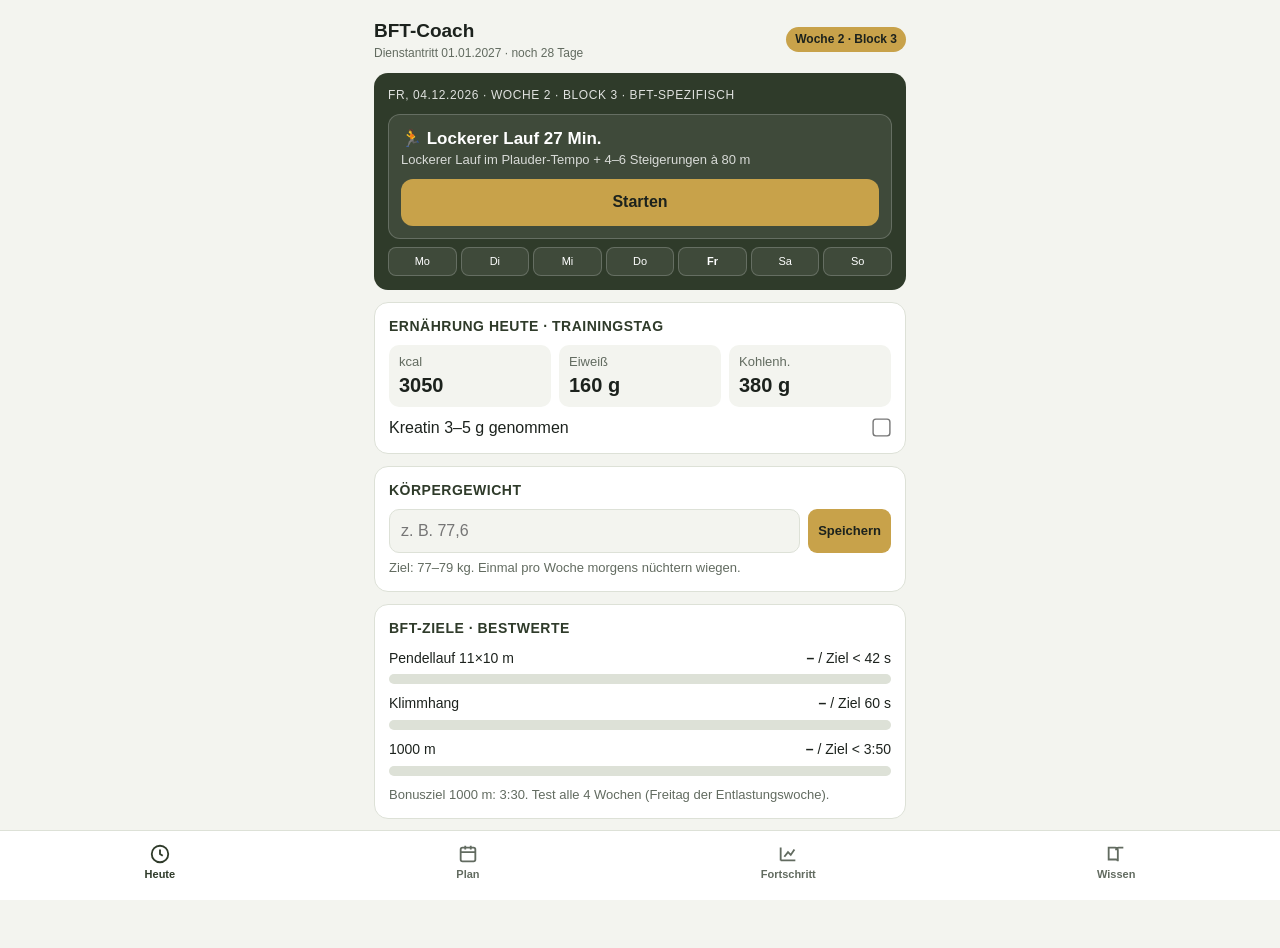
<file: index-bft.html>
<!DOCTYPE html>
<html lang="de">
<head>
<meta charset="utf-8">
<meta name="viewport" content="width=device-width, initial-scale=1">
<title>BFT-Coach Fallschirmjäger</title>
<meta name="apple-mobile-web-app-capable" content="yes">
<meta name="mobile-web-app-capable" content="yes">
<meta name="apple-mobile-web-app-title" content="BFT-Coach">
<meta name="theme-color" content="#2f3b2a">
<style>
  :root{ --bg:#f3f4ef; --card:#fff; --ink:#1c221d; --muted:#626b60; --line:#dde1d7; --olive:#2f3b2a; --gold:#c8a24a; --ok:#2e7d4f; --warn:#b7791f; --bad:#a63a2c; --blue:#3f6688; --hero:#2f3b2a; }
  @media (prefers-color-scheme: dark){ :root{ --bg:#121512; --card:#1c211c; --ink:#e9ece4; --muted:#9aa395; --line:#2d342c; --olive:#a9c08f; --gold:#d8b45c; --hero:#27341f; } }
  *{box-sizing:border-box}
  html,body{margin:0;background:var(--bg);color:var(--ink);font-family:-apple-system,BlinkMacSystemFont,"Segoe UI",Roboto,Helvetica,Arial,sans-serif;font-size:16px;line-height:1.4}
  .wrap{max-width:560px;margin:0 auto;padding:14px 14px 100px}
  header{display:flex;justify-content:space-between;align-items:center;margin:4px 0 12px;gap:8px}
  header h1{font-size:19px;margin:0}
  header .sub{font-size:12px;color:var(--muted)}
  .pill{font-size:12px;font-weight:700;padding:4px 9px;border-radius:999px;background:var(--gold);color:#1c221d;white-space:nowrap}
  .card{background:var(--card);border:1px solid var(--line);border-radius:14px;padding:14px;margin:0 0 12px}
  .card h2{font-size:14px;margin:0 0 8px;text-transform:uppercase;letter-spacing:.5px;color:var(--olive)}
  .hero{background:var(--hero);color:#fff;border:none}
  .hero .k{font-size:12px;opacity:.85;text-transform:uppercase;letter-spacing:.6px}
  .hero .big{font-size:24px;font-weight:800;margin:2px 0 4px}
  .hero .muted{color:rgba(255,255,255,.8)}
  .row{display:flex;gap:8px;flex-wrap:wrap;margin-top:8px}
  .chip{background:rgba(255,255,255,.14);border-radius:10px;padding:7px 10px;font-size:13px}
  .chip b{display:block;font-size:16px}
  .muted{color:var(--muted);font-size:14px}
  .small{font-size:13px}
  button{font:inherit;border:none;border-radius:12px;padding:12px 14px;font-weight:700;cursor:pointer}
  .btn{background:var(--gold);color:#1c221d;width:100%}
  .btn2{background:transparent;border:1.5px solid var(--line);color:var(--ink);width:100%}
  .hero .btn2{color:#fff;border-color:rgba(255,255,255,.35)}
  .btn-danger{background:var(--bad);color:#fff;width:100%}
  .btnrow{display:flex;gap:8px;margin-top:10px}
  .btnrow > *{flex:1}
  .mini{padding:6px 10px;font-size:13px;width:auto;border-radius:9px}
  table{width:100%;border-collapse:collapse;font-size:14px}
  th,td{text-align:left;padding:6px 4px;border-bottom:1px solid var(--line);vertical-align:top}
  th{font-size:11px;color:var(--muted);text-transform:uppercase}
  tr.cur td{background:rgba(200,162,74,.18);font-weight:700}
  nav{position:fixed;left:0;right:0;bottom:0;background:var(--card);border-top:1px solid var(--line);display:flex;justify-content:space-around;padding:6px 4px 12px;z-index:5}
  nav button{background:none;color:var(--muted);padding:6px 6px;font-size:11px;font-weight:600;display:flex;flex-direction:column;align-items:center;gap:2px;border-radius:10px}
  nav button.on{color:var(--olive)}
  nav svg{width:22px;height:22px}
  label{display:block;font-size:13px;color:var(--muted);margin:10px 0 4px}
  input,select,textarea{font:inherit;width:100%;padding:10px 11px;border-radius:10px;border:1.5px solid var(--line);background:var(--bg);color:var(--ink)}
  .grid2{display:grid;grid-template-columns:1fr 1fr;gap:8px}
  .grid3{display:grid;grid-template-columns:1fr 1fr 1fr;gap:8px}
  .stat{background:var(--bg);border-radius:10px;padding:8px 10px}
  .stat .sv{font-size:20px;font-weight:800;font-variant-numeric:tabular-nums}
  .timer{font-size:54px;font-weight:800;text-align:center;font-variant-numeric:tabular-nums;margin:4px 0}
  .bar{height:10px;background:var(--line);border-radius:6px;overflow:hidden;margin:6px 0}
  .bar > div{height:100%;background:var(--gold);width:0}
  .fb{border-radius:12px;padding:10px 12px;margin-top:8px;font-weight:600;font-size:14px}
  .fb.ok{background:rgba(46,125,79,.14);color:var(--ok)}
  .fb.warn{background:rgba(183,121,31,.15);color:var(--warn)}
  .fb.bad{background:rgba(166,58,44,.14);color:var(--bad)}
  .fb.info{background:rgba(63,102,136,.13);color:var(--blue)}
  ul.tips{margin:4px 0 0 18px;padding:0} ul.tips li{margin:5px 0}
  .scale{display:flex;gap:4px;flex-wrap:wrap}
  .scale button{flex:1;min-width:30px;padding:8px 0;background:var(--bg);border:1.5px solid var(--line);color:var(--ink)}
  .scale button.sel{background:var(--olive);color:#fff;border-color:var(--olive)}
  .toggle{display:flex;align-items:center;justify-content:space-between;gap:10px;margin-top:10px}
  .toggle input{width:auto;transform:scale(1.4)}
  .modal{position:fixed;inset:0;background:rgba(0,0,0,.5);display:flex;align-items:flex-end;justify-content:center;z-index:20}
  .modal .sheet{background:var(--card);width:100%;max-width:560px;border-radius:18px 18px 0 0;padding:16px 14px 28px;max-height:94vh;overflow:auto}
  .hidden{display:none !important}
  .status{font-size:12px;color:var(--muted);text-align:center;margin-top:6px}
  .tag{display:inline-block;font-size:11px;font-weight:700;padding:2px 7px;border-radius:6px;background:var(--line);color:var(--ink)}
  .tag.g{background:rgba(46,125,79,.18);color:var(--ok)} .tag.y{background:rgba(183,121,31,.2);color:var(--warn)} .tag.r{background:rgba(166,58,44,.18);color:var(--bad)} .tag.b{background:rgba(63,102,136,.18);color:var(--blue)}
  .weekday{display:flex;gap:4px;margin-top:8px}
  .weekday div{flex:1;text-align:center;font-size:11px;padding:6px 0;border-radius:8px;background:var(--bg);border:1px solid var(--line)}
  .weekday div.today{border-color:var(--gold);background:rgba(200,162,74,.22);font-weight:700}
  .weekday div.done{background:rgba(46,125,79,.2)}
  .unit{border:1px solid var(--line);border-radius:12px;padding:12px;margin-top:10px;background:var(--bg)}
  .unit .t{font-weight:800;font-size:17px}
  .ex{border-top:1px solid var(--line);padding:10px 0}
  .ex:first-child{border-top:none}
  .ex .n{font-weight:700}
  .setrow{display:grid;grid-template-columns:28px 1fr 1fr 44px;gap:6px;align-items:center;margin-top:6px}
  .setrow input{padding:8px;text-align:center}
  .setrow .no{font-size:12px;color:var(--muted);text-align:center}
  .chk{width:40px;height:38px;border-radius:9px;border:1.5px solid var(--line);background:var(--card);color:var(--muted);padding:0;font-size:18px}
  .chk.on{background:var(--ok);border-color:var(--ok);color:#fff}
  .goal{margin:10px 0}
  .goal .top{display:flex;justify-content:space-between;font-size:14px}
  .logitem{display:flex;justify-content:space-between;gap:8px;padding:9px 0;border-bottom:1px solid var(--line)}
  .logitem:last-child{border-bottom:none}
  details summary{cursor:pointer;font-weight:600}
  .seg{display:flex;gap:3px;margin:8px 0}
  .seg div{flex:1;height:8px;border-radius:4px;background:var(--line)}
  .seg div.w{background:rgba(200,162,74,.45)} .seg div.cur{background:var(--gold)} .seg div.d{background:var(--ok)}
</style>
</head>
<body>
<div class="wrap">
  <header>
    <div><h1>BFT-Coach</h1><div class="sub" id="hdrSub">Fallschirmjäger</div></div>
    <span class="pill" id="pill">–</span>
  </header>
  <section id="v-heute"></section>
  <section id="v-plan" class="hidden"></section>
  <section id="v-fortschritt" class="hidden"></section>
  <section id="v-wissen" class="hidden"></section>
  <div class="status" id="status"></div>
</div>

<div class="modal hidden" id="sessModal"><div class="sheet" id="sessSheet"></div></div>
<div class="modal hidden" id="dlgModal"><div class="sheet" id="dlgSheet"></div></div>

<nav>
  <button data-v="heute" class="on"><svg viewBox="0 0 24 24" fill="none" stroke="currentColor" stroke-width="2"><circle cx="12" cy="12" r="9"/><path d="M12 7v5l3 2"/></svg>Heute</button>
  <button data-v="plan"><svg viewBox="0 0 24 24" fill="none" stroke="currentColor" stroke-width="2"><rect x="4" y="5" width="16" height="15" rx="2"/><path d="M4 10h16M9 3v4M15 3v4"/></svg>Plan</button>
  <button data-v="fortschritt"><svg viewBox="0 0 24 24" fill="none" stroke="currentColor" stroke-width="2"><path d="M4 19V5M4 19h16M8 15l4-5 3 3 4-6"/></svg>Fortschritt</button>
  <button data-v="wissen"><svg viewBox="0 0 24 24" fill="none" stroke="currentColor" stroke-width="2"><path d="M4 5h7a3 3 0 0 1 3 3v12a2 2 0 0 0-2-2H4z"/><path d="M20 5h-5a3 3 0 0 0-3 3"/></svg>Wissen</button>
</nav>

<script>
(function(){
"use strict";
/* =================== Helfer =================== */
var $ = function(id){ return document.getElementById(id); };
function esc(s){ return String(s==null?"":s).replace(/[&<>"]/g,function(c){return {"&":"&amp;","<":"&lt;",">":"&gt;",'"':"&quot;"}[c];}); }
function lsGet(k){ try{return localStorage.getItem(k);}catch(e){return null;} }
function lsSet(k,v){ try{localStorage.setItem(k,v);}catch(e){} }
function lsDel(k){ try{localStorage.removeItem(k);}catch(e){} }
function parseD(s){ var p=s.split("-"); return new Date(+p[0],+p[1]-1,+p[2]); }
function iso(d){ return d.getFullYear()+"-"+("0"+(d.getMonth()+1)).slice(-2)+"-"+("0"+d.getDate()).slice(-2); }
function fmtD(d){ return ("0"+d.getDate()).slice(-2)+"."+("0"+(d.getMonth()+1)).slice(-2)+"."+d.getFullYear(); }
function fmtDs(d){ return ("0"+d.getDate()).slice(-2)+"."+("0"+(d.getMonth()+1)).slice(-2)+"."; }
function today0(){ var d=new Date(); d.setHours(0,0,0,0); return d; }
function addDays(d,n){ return new Date(d.getFullYear(),d.getMonth(),d.getDate()+n); }
function num(v){ return parseFloat(String(v).replace(",",".")); }
function f1(x){ return (Math.round(x*10)/10).toString().replace(".",","); }
function f2(x){ return (Math.round(x*100)/100).toString().replace(".",","); }
function mmss(sec){ if(sec==null||!isFinite(sec)) return "–"; sec=Math.max(0,Math.round(sec)); var m=Math.floor(sec/60), s=sec%60; return m+":"+("0"+s).slice(-2); }
function hms(sec){ sec=Math.max(0,Math.floor(sec)); var h=Math.floor(sec/3600),m=Math.floor(sec%3600/60),s=sec%60; return (h?h+":"+("0"+m).slice(-2):m)+":"+("0"+s).slice(-2); }
function paceStr(kmh){ if(!kmh||!isFinite(kmh)) return "–"; return mmss(3600/kmh)+" /km"; }
function uid(){ return "x"+Date.now().toString(36)+Math.random().toString(36).slice(2,6); }
var DAYS=["So","Mo","Di","Mi","Do","Fr","Sa"];

/* =================== Zustand =================== */
var KEY="bftcoach_v1";
var S={ start:"2026-11-23", dienst:"2027-01-01", offset:0, voice:true, logs:[], weights:[], creatine:{} };
(function(){ var r=lsGet(KEY); if(r){ try{ Object.assign(S, JSON.parse(r)); }catch(e){} } })();
function save(){ lsSet(KEY, JSON.stringify(S)); $("status").textContent="Auf diesem Handy gespeichert ✓"; }

/* =================== Plan-Engine (wissenschaftliche Logik) =================== */
function startD(){ return parseD(S.start); }
function dienstD(){ return parseD(S.dienst); }
function calWeek(d){ return Math.floor((d - startD())/864e5/7)+1; }
function planWeek(d){ return calWeek(d) - (S.offset||0); }
function mondayOf(d){ var x=new Date(d); var dw=x.getDay(); return addDays(x, dw===0?-6:1-dw); }
// Phasen relativ zum Dienstantritt: Taper 14 Tage (Bosquet 2007), davor 3 Wochen BFT-spezifisch, davor 8 Wochen VO2max, davor Grundlage
function phaseOf(d){
  var dn=dienstD();
  var taper=addDays(dn,-14), b3=addDays(taper,-21), b2=addDays(b3,-56);
  if(d>=dn) return {key:"dienst",name:"Dienstantritt",short:"Dienst"};
  if(d>=taper) return {key:"taper",name:"Taper · Formspitze",short:"Taper"};
  if(d>=b3) return {key:"b3",name:"Block 3 · BFT-spezifisch",short:"Block 3"};
  if(d>=b2) return {key:"b2",name:"Block 2 · VO2max",short:"Block 2"};
  return {key:"b1",name:"Block 1 · Grundlage",short:"Block 1"};
}
function isDeload(w,ph){ return w>0 && w%4===0 && ph.key!=="taper"; }
function reduced(w,ph){ return isDeload(w,ph) || ph.key==="taper"; }

var PLAN12=[
 {km:"6",kmT:6,kg:10,type:"marsch",focus:"Rucksack-Sitz & Schrittfrequenz testen",kcal:300},
 {km:"8",kmT:8,kg:10,type:"marsch",focus:"Nur Distanz +2 km",kcal:400},
 {km:"8",kmT:8,kg:12.5,type:"marsch",focus:"Nur Gewicht +2,5 kg",kcal:450},
 {km:"5",kmT:5,kg:0,type:"lauf",focus:"Entlastung: lockerer Lauf ohne Gepäck",kcal:0},
 {km:"10",kmT:10,kg:15,type:"marsch",focus:"AGA-Standard",kcal:550},
 {km:"12",kmT:12,kg:15,type:"marsch",focus:"AGA-Abschlussmarsch-Test: unter 120 Min.",kcal:650,test:120},
 {km:"14",kmT:14,kg:15,type:"marsch",focus:"Ausdauer festigen (6,2 km/h)",kcal:750},
 {km:"5",kmT:5,kg:0,type:"lauf",focus:"Entlastung: lockerer Lauf ohne Gepäck",kcal:0},
 {km:"12",kmT:12,kg:17.5,type:"marsch",focus:"Gewicht rauf, Distanz runter",kcal:700},
 {km:"15",kmT:15,kg:17.5,type:"marsch",focus:"Konstantes Tempo",kcal:850},
 {km:"15",kmT:15,kg:20,type:"marsch",focus:"Fallschirmjäger-Trainingsgewicht",kcal:900},
 {km:"18–20",kmT:19,kg:20,type:"marsch",focus:"Fallschirmjäger-Einstiegsniveau",kcal:1000}
];
// Mittwoch: Wochen 1–12 Marsch-Aufbau; danach Marsch nur alle 2 Wochen (Knapik: 2x/Monat ≈ 4x/Monat bei Lauf+Kraft)
function wedPlan(w,d){
  var ph=phaseOf(d);
  if(w<1) w=1;
  if(ph.key==="taper") return {km:"8",kmT:8,kg:15,type:"marsch",focus:"Taper: kurzer, lockerer Marsch",kcal:400};
  if(w<=12) return PLAN12[w-1];
  if(isDeload(w,ph)) return {km:"5",kmT:5,kg:0,type:"lauf",focus:"Entlastung: lockerer Lauf ohne Gepäck",kcal:0};
  var k=w-12;
  var boots=(d.getMonth()>=6&&d.getMonth()<=8)?" · in Stiefeln":"";
  if(k%2===1){ var m=(k+1)/2;
    if(m%2===1) return {km:"18–20",kmT:19,kg:20,type:"marsch",focus:"Marsch A: lang & schwer"+boots,kcal:1000};
    return {km:"12",kmT:12,kg:20,type:"marsch",focus:"Marsch B: kürzer & zügig (6,5 km/h)"+boots,kcal:650};
  }
  return {km:"",kmT:0,min:50,kg:0,type:"long",focus:"Langer lockerer Lauf 45–60 Min. (Grundlage, 80/20-Prinzip)",kcal:300};
}
// Donnerstag: Intervalle
function intervalPlan(w,d){
  var ph=phaseOf(d);
  if(isDeload(w,ph)) return null;
  if(w<=2 && ph.key!=="b1" && ph.key!=="taper") return {kind:"time",reps:4+w,work:120,rest:120,label:"Intervalle "+(4+w)+"×2 Min. (Einstieg)"};
  if(ph.key==="b1"){ var idx=((w-1)%4); var reps=[5,6,7][Math.min(idx,2)]; if(w>4) return {kind:"time",reps:Math.min(5+Math.floor((w-1)/4),7),work:180,rest:120,label:"Lange Intervalle 3 Min."}; return {kind:"time",reps:reps,work:120,rest:120,label:"Intervalle 2 Min."}; }
  if(ph.key==="b2"){ return (w%2===1)?{kind:"time",reps:5,work:180,rest:120,label:"VO2max 5×3 Min."}:{kind:"time",reps:4,work:240,rest:180,label:"VO2max 4×4 Min."}; }
  if(ph.key==="b3") return {kind:"dist",blocks:[{reps:3,m:500,rest:240,pace:"goal"},{reps:6,m:200,rest:120,pace:"fast"}],label:"BFT-spezifisch 3×500 m + 6×200 m"};
  if(ph.key==="taper") return {kind:"dist",blocks:[{reps:2,m:500,rest:240,pace:"goal"},{reps:3,m:200,rest:120,pace:"fast"}],label:"Taper: 2×500 m + 3×200 m"};
  return null;
}
function fridayPlan(w,d){
  var ph=phaseOf(d);
  if(isDeload(w,ph)) return {type:"test"};
  if(ph.key==="taper") return {type:"run",min:25};
  return {type:"run",min:Math.min(25+2*Math.max(0,w-1),45)};
}
// Gym-Vorlagen
var GYM={
 LA:{name:"Unterkörper A · Kraft & Explosiv",ex:[
   {n:"Weitsprung aus dem Stand",t:"jump",sets:4,reps:"3",note:"ZUERST, frisch. Maximal weit, 90 s Pause. Bestweite in cm eintragen."},
   {n:"Kniebeuge",t:"w",sets:4,reps:"5-6",note:"3 Min. Pause. Schwer = gut für Laufökonomie & Sprint."},
   {n:"Rumänisches Kreuzheben",t:"w",sets:3,reps:"6-8"},
   {n:"Wadenheben",t:"w",sets:3,reps:"12-15"},
   {n:"Captain's Chair Beinheben",t:"bw",sets:3,reps:"12-15"}]},
 UA:{name:"Oberkörper A · Kraft + Klimmhang",ex:[
   {n:"Bankdrücken",t:"w",sets:4,reps:"6-8"},
   {n:"Klimmzüge Untergriff",t:"bw",sets:4,reps:"6-10",note:"1–2 Wdh. vor Versagen stoppen. Ab 10 Wdh. Zusatzgewicht."},
   {n:"Military Press",t:"w",sets:3,reps:"6-8"},
   {n:"Langhantelrudern",t:"w",sets:3,reps:"8-10"},
   {n:"Seitheben",t:"w",sets:2,reps:"12-15"},
   {n:"Trizepsdrücken",t:"w",sets:2,reps:"10-12"},
   {n:"Klimmhang Untergriff",t:"hold",sets:3,reps:"max",note:"BFT-Position: Kammgriff, Kinn über der Stange. 3 Min. Pause."}]},
 UB:{name:"Oberkörper B + Klimmhang",ex:[
   {n:"KH-Schrägbankdrücken",t:"w",sets:3,reps:"8-10"},
   {n:"Latziehen V-Griff",t:"w",sets:3,reps:"10-12"},
   {n:"Dips",t:"bw",sets:3,reps:"8-12"},
   {n:"Face Pulls",t:"w",sets:2,reps:"15"},
   {n:"Klimmhang Untergriff",t:"hold",sets:2,reps:"max",note:"Kammgriff, Kinn über der Stange."}]},
 LB:{name:"Pendellauf-Drills + Unterkörper B",drills:true,ex:[
   {n:"Seitliche Sprünge",t:"bw",sets:3,reps:"5/Seite",note:"Explosiv, sauber landen."},
   {n:"Trap-Bar-Kreuzheben",t:"w",sets:3,reps:"5"},
   {n:"Bulgarian Split Squats",t:"w",sets:3,reps:"8/Seite"},
   {n:"Farmers Walk",t:"carry",sets:3,reps:"30-40 m"},
   {n:"Ab-Roller",t:"bw",sets:3,reps:"10"}]}
};
function dayUnits(d){
  var w=planWeek(d), ph=phaseOf(d), dow=d.getDay(), u=[];
  if(w<1 || ph.key==="dienst") return u;
  if(dow===1) u.push({kind:"gym",key:"LA"});
  if(dow===2) u.push({kind:"gym",key:"UA"});
  if(dow===3){ var wp=wedPlan(w,d); u.push({kind: wp.type==="marsch"?"march":"run", plan:wp}); }
  if(dow===4){ var ip=intervalPlan(w,d); if(ip) u.push({kind:"interval",plan:ip}); u.push({kind:"gym",key:"UB"}); }
  if(dow===5){ var fp=fridayPlan(w,d); if(fp.type==="test") u.push({kind:"test"}); else u.push({kind:"run",plan:{type:"easy",min:fp.min,focus:"Lockerer Lauf im Plauder-Tempo + 4–6 Steigerungen à 80 m"}}); }
  if(dow===6) u.push({kind:"gym",key:"LB"});
  return u;
}
function unitDone(d,unit){
  var ds=iso(d);
  return S.logs.some(function(l){ if(l.date!==ds) return false;
    if(unit.kind==="gym") return l.type==="gym"&&l.key===unit.key;
    if(unit.kind==="march") return l.type==="march";
    if(unit.kind==="run") return l.type==="run";
    if(unit.kind==="interval") return l.type==="interval";
    if(unit.kind==="test") return l.type==="test";
    return false; });
}

/* =================== Leistungswerte =================== */
function tests(){ return S.logs.filter(function(l){return l.type==="test";}).sort(function(a,b){return a.date<b.date?-1:1;}); }
function bestOf(field, better){
  var v=null; S.logs.forEach(function(l){
    var x=null;
    if(l.type==="test") x=l[field];
    if(field==="hang" && l.type==="gym" && l.ex) l.ex.forEach(function(e){ if(e.t==="hold") e.sets.forEach(function(s){ if(s.done&&s.sec) x=Math.max(x||0,s.sec); }); });
    if(field==="sprint" && l.type==="gym" && l.sprints) l.sprints.forEach(function(s){ x = x==null? s : Math.min(x,s); });
    if(x!=null && x>0){ if(v==null || (better==="low"? x<v : x>v)) v=x; }
  }); return v;
}
function lastTest(field){ var t=tests().filter(function(x){return x[field];}); return t.length? t[t.length-1][field] : null; }
function goal1000(){ var t=lastTest("run1000"); if(!t) return 230; return Math.max(210, Math.min(230, t-15)); }
function hangProtocol(){
  var b=bestOf("hang","high");
  if(b==null) return {txt:"Noch kein Wert: halte so lange du kannst und trag die Zeit ein.",sets:null};
  if(b<30) return {txt:"Beste Zeit "+Math.round(b)+" s → 5× 10–15 s halten (60 s Pause) + 3 langsame Negativ-Klimmzüge.",sets:5};
  if(b<45) return {txt:"Beste Zeit "+Math.round(b)+" s → 3× maximal halten, 3 Min. Pause.",sets:null};
  return {txt:"Beste Zeit "+Math.round(b)+" s → 3× maximal mit +2,5–5 kg Zusatzgewicht.",sets:null};
}
function intervalPaceText(ip){
  var t=lastTest("run1000");
  if(ip.kind==="time"){
    if(!t) return "Tempo: hart aber gleichmäßig (ca. 9/10). Die letzte Wiederholung soll so schnell sein wie die erste.";
    var per400=t*0.4*1.06; return "Zieltempo: ca. "+mmss(per400)+" pro 400 m ("+mmss(t*1.06)+" /km) – hart, gleichmäßig.";
  }
  var g=goal1000(); return "500 m in "+mmss(g/2)+" (= dein 1000-m-Ziel "+mmss(g)+"), 200 m in "+mmss(g*0.2-2)+".";
}

/* =================== Sprache & Ton =================== */
var actx=null;
function initAudio(){ try{ if(!actx){ var A=window.AudioContext||window.webkitAudioContext; if(A) actx=new A(); } if(actx&&actx.state==="suspended") actx.resume(); }catch(e){} }
function beep(f,ms){ try{ if(!actx) return; var o=actx.createOscillator(), g=actx.createGain(); o.frequency.value=f||880; o.connect(g); g.connect(actx.destination); g.gain.value=0.15; o.start(); o.stop(actx.currentTime+(ms||180)/1000); }catch(e){} }
function say(t){ if(!S.voice) return; try{ if(window.speechSynthesis){ var u=new SpeechSynthesisUtterance(t); u.lang="de-DE"; speechSynthesis.cancel(); speechSynthesis.speak(u); } }catch(e){} }
var wakeLock=null;
function wake(on){ try{ if(on){ if(navigator.wakeLock&&!wakeLock) navigator.wakeLock.request("screen").then(function(w){wakeLock=w; w.addEventListener&&w.addEventListener("release",function(){wakeLock=null;});}).catch(function(){}); } else if(wakeLock){ wakeLock.release(); wakeLock=null; } }catch(e){} }

/* =================== GPS-Tracker =================== */
function Tracker(){ this.dist=0; this.last=null; this.win=[]; this.id=null; this.status="aus"; this.acc=null; this.active=false; }
Tracker.prototype.hav=function(a,b){ var R=6371000,r=Math.PI/180,dl=(b.lat-a.lat)*r,dn=(b.lon-a.lon)*r; var x=Math.sin(dl/2)*Math.sin(dl/2)+Math.cos(a.lat*r)*Math.cos(b.lat*r)*Math.sin(dn/2)*Math.sin(dn/2); return 2*R*Math.atan2(Math.sqrt(x),Math.sqrt(1-x)); };
Tracker.prototype.start=function(cb){ var me=this; me.cb=cb; me.active=true; if(me.id!==null) return; if(!navigator.geolocation){ me.status="nicht verfügbar"; return; } me.status="suche Signal…"; me.last=null; me.win=[];
  try{ me.id=navigator.geolocation.watchPosition(function(p){ me.onPos(p); }, function(e){ me.status=e.code===1?"verweigert – Standort erlauben":"kein Signal"; if(me.cb) me.cb(); }, {enableHighAccuracy:true,maximumAge:1000,timeout:20000}); }catch(e){ me.status="nicht verfügbar"; } };
Tracker.prototype.stop=function(){ try{ if(this.id!==null) navigator.geolocation.clearWatch(this.id); }catch(e){} this.id=null; this.last=null; this.win=[]; this.active=false; this.status="aus"; };
Tracker.prototype.onPos=function(pos){ var c=pos.coords,t=Date.now(); this.acc=c.accuracy;
  if(c.accuracy>35){ this.status="ungenau (±"+Math.round(c.accuracy)+" m)"; if(this.cb) this.cb(); return; }
  this.status="aktiv (±"+Math.round(c.accuracy)+" m)"; var p={lat:c.latitude,lon:c.longitude,t:t};
  if(this.last){ var d=this.hav(this.last,p), dt=(t-this.last.t)/1000; if(dt<=0) return; var v=d/dt*3.6;
    if(d<Math.max(3,c.accuracy*0.3)){ if(this.cb) this.cb(); return; } if(v>30){ this.last=p; return; }
    this.dist+=d/1000; this.win.push({t:t,d:d}); }
  this.last=p; var cut=t-60000; while(this.win.length&&this.win[0].t<cut) this.win.shift(); if(this.cb) this.cb(); };
Tracker.prototype.speed=function(){ if(this.win.length<3) return null; var span=(this.win[this.win.length-1].t-this.win[0].t)/1000; if(span<25) return null; var d=this.win.reduce(function(s,x){return s+x.d;},0); return d/span*3.6; };

/* =================== Rendering =================== */
var view="heute";
function render(){
  var t=today0(), w=planWeek(t), ph=phaseOf(t);
  $("pill").textContent = w<1 ? "Start "+fmtDs(startD()) : (ph.key==="dienst"?"Dienst!":"Woche "+w+" · "+ph.short);
  var days=Math.round((dienstD()-t)/864e5);
  $("hdrSub").textContent = days>0 ? "Dienstantritt "+fmtD(dienstD())+" · noch "+days+" Tage" : "Dienstantritt "+fmtD(dienstD());
  renderHeute();
  if(view==="plan") renderPlan();
  if(view==="fortschritt") renderFort();
  if(view==="wissen") renderWissen();
}
function unitTitle(u,d){
  if(u.kind==="gym") return {t:GYM[u.key].name,s:"Gym",i:"🏋️"};
  if(u.kind==="march") return {t:"Marsch "+u.plan.km+" km mit "+String(u.plan.kg).replace(".",",")+" kg",s:u.plan.focus+" · 6,0–6,5 km/h · nicht joggen",i:"🎒"};
  if(u.kind==="run"){ var p=u.plan; if(p.type==="easy") return {t:"Lockerer Lauf "+p.min+" Min.",s:p.focus,i:"🏃"}; if(p.type==="long") return {t:"Langer lockerer Lauf 45–60 Min.",s:p.focus,i:"🏃"}; return {t:p.km+" km lockerer Lauf",s:p.focus,i:"🏃"}; }
  if(u.kind==="interval") return {t:u.plan.label,s:"Laufbahn · 10 Min. einlaufen + 3 Steigerungen",i:"⚡"};
  if(u.kind==="test") return {t:"BFT-Test",s:"Pendellauf → Klimmhang → 1000 m",i:"🎯"};
  return {t:"",s:""};
}
function nutrition(d){
  var units=dayUnits(d), extra=0, label="Trainingstag";
  units.forEach(function(u){ if(u.kind==="march"){ extra+=u.plan.kcal; label="Marschtag"; } if(u.kind==="interval"){ extra+=150; label="Intervalltag"; } if(u.kind==="run"&&u.plan.type==="long") extra+=300; });
  if(!units.length) label="Ruhetag";
  var base=3050; var kcal=base+extra; var carbs=Math.round(380+extra/4);
  return {label:label,kcal:kcal,p:160,c:carbs,f:85};
}
function renderHeute(){
  var el=$("v-heute"), t=today0(), w=planWeek(t), ph=phaseOf(t), dow=t.getDay(), h="";
  if(w<1){ h+='<div class="card hero"><div class="k">Bald geht\'s los</div><div class="big">Start am '+fmtD(startD())+'</div><div class="small muted">Stell den Start im Plan-Tab ein.</div></div>'; }
  else if(ph.key==="dienst"){ h+='<div class="card hero"><div class="k">Geschafft</div><div class="big">Dienstantritt! 🪂</div><div class="small muted">Viel Erfolg in der Grundausbildung.</div></div>'; }
  else {
    var units=dayUnits(t);
    h+='<div class="card hero"><div class="k">'+DAYS[dow]+', '+fmtD(t)+' · Woche '+w+' · '+esc(ph.name)+'</div>';
    if(isDeload(w,ph)) h+='<div class="tag y" style="margin-top:6px">Entlastungswoche: halbe Sätze, Freitag BFT-Test</div>';
    if(ph.key==="taper") h+='<div class="tag y" style="margin-top:6px">Taper: Volumen halbiert, Intensität bleibt</div>';
    if(!units.length) h+='<div class="big">Frei 😴</div><div class="small muted">Komplette Erholung. Schlaf 8 Std.</div>';
    units.forEach(function(u,i){ var ti=unitTitle(u,t), done=unitDone(t,u);
      h+='<div class="unit" style="background:rgba(255,255,255,.08);border-color:rgba(255,255,255,.2)"><div class="t">'+ti.i+' '+esc(ti.t)+(done?' ✓':'')+'</div><div class="small muted">'+esc(ti.s)+'</div>'+
         '<div class="btnrow"><button class="'+(done?'btn2':'btn')+'" data-start="'+i+'">'+(done?'Nochmal öffnen':'Starten')+'</button></div></div>'; });
    // Wochenleiste
    var mon=mondayOf(t); h+='<div class="weekday">';
    for(var i=0;i<7;i++){ var dd=addDays(mon,i), us=dayUnits(dd), dn=us.length&&us.every(function(u){return unitDone(dd,u);});
      h+='<div class="'+(i===(dow+6)%7?'today ':'')+(dn?'done':'')+'" style="color:#fff;background:rgba(255,255,255,'+(dn?'.3':'.08')+');border-color:rgba(255,255,255,.2)">'+DAYS[dd.getDay()]+'</div>'; }
    h+='</div></div>';
  }
  // Ernährung
  var n=nutrition(t), cr=S.creatine[iso(t)];
  h+='<div class="card"><h2>Ernährung heute · '+n.label+'</h2><div class="grid3">'+st("kcal",n.kcal)+st("Eiweiß",n.p+" g")+st("Kohlenh.",n.c+" g")+'</div>'+
     '<div class="toggle"><span>Kreatin 3–5 g genommen</span><input type="checkbox" id="crChk" '+(cr?'checked':'')+'></div></div>';
  // Gewicht
  var lw=S.weights.length?S.weights[S.weights.length-1]:null;
  h+='<div class="card"><h2>Körpergewicht</h2><div style="display:flex;gap:8px"><input id="wIn" inputmode="decimal" placeholder="'+(lw?String(lw.kg).replace(".",","):"z. B. 77,6")+'"><button class="btn mini" id="wSave">Speichern</button></div>'+weightAdvice()+'</div>';
  // Ziele
  h+=goalsCard();
  el.innerHTML=h;
  Array.prototype.forEach.call(el.querySelectorAll("[data-start]"),function(b){ b.onclick=function(){ openUnit(dayUnits(t)[+b.getAttribute("data-start")], t); }; });
  var c=$("crChk"); if(c) c.onchange=function(){ if(c.checked) S.creatine[iso(t)]=1; else delete S.creatine[iso(t)]; save(); };
  var ws=$("wSave"); if(ws) ws.onclick=function(){ var v=num($("wIn").value); if(!(v>40&&v<150)) return; S.weights=S.weights.filter(function(x){return x.date!==iso(t);}); S.weights.push({date:iso(t),kg:v}); S.weights.sort(function(a,b){return a.date<b.date?-1:1;}); save(); render(); };
}
function st(k,v){ return '<div class="stat"><div class="muted small">'+k+'</div><div class="sv">'+v+'</div></div>'; }
function weightAdvice(){
  var ws=S.weights; if(ws.length<2) return '<div class="muted small" style="margin-top:6px">Ziel: 77–79 kg. Einmal pro Woche morgens nüchtern wiegen.</div>';
  var last=ws[ws.length-1], ref=null; for(var i=ws.length-2;i>=0;i--){ if((parseD(last.date)-parseD(ws[i].date))/864e5>=21){ ref=ws[i]; break; } }
  var msg='<div class="muted small" style="margin-top:6px">Aktuell '+f1(last.kg)+' kg · Ziel 77–79 kg</div>';
  if(ref){ var days=(parseD(last.date)-parseD(ref.date))/864e5, perMonth=(last.kg-ref.kg)/days*30;
    if(last.kg>79.5||perMonth>0.6) msg+='<div class="fb warn">Gewicht steigt zu schnell ('+(perMonth>0?'+':'')+f1(perMonth)+' kg/Monat). Abends ca. 200 kcal weniger.</div>';
    else if(last.kg<76.5||perMonth<-0.8) msg+='<div class="fb warn">Gewicht fällt ('+f1(perMonth)+' kg/Monat). Ca. 200 kcal mehr, z. B. Haferflocken.</div>';
    else msg+='<div class="fb ok">Gewicht im Zielbereich – Kalorien passen.</div>'; }
  return msg;
}
function goalsCard(){
  var sp=bestOf("sprint","low"), hg=bestOf("hang","high"), r=bestOf("run1000","low");
  function g(name,val,fmt,goal,goalTxt,lowBetter,worst){ var pct=0; if(val!=null){ pct= lowBetter? (worst-val)/(worst-goal)*100 : (val-worst)/(goal-worst)*100; pct=Math.max(3,Math.min(100,pct)); }
    return '<div class="goal"><div class="top"><span>'+name+'</span><span><b>'+(val!=null?fmt(val):'–')+'</b> / Ziel '+goalTxt+'</span></div><div class="bar"><div style="width:'+pct+'%;background:'+(pct>=100?'var(--ok)':'var(--gold)')+'"></div></div></div>'; }
  return '<div class="card"><h2>BFT-Ziele · Bestwerte</h2>'+
    g("Pendellauf 11×10 m",sp,function(v){return f1(v)+" s";},42,"< 42 s",true,60)+
    g("Klimmhang",hg,function(v){return Math.round(v)+" s";},60,"60 s",false,5)+
    g("1000 m",r,function(v){return mmss(v);},230,"< 3:50",true,390)+
    '<div class="muted small">Bonusziel 1000 m: 3:30. Test alle 4 Wochen (Freitag der Entlastungswoche).</div></div>';
}

function renderPlan(){
  var el=$("v-plan"), t=today0(), cw=calWeek(t), h="";
  var dn=dienstD(), taper=addDays(dn,-14), b3=addDays(taper,-21), b2=addDays(b3,-56);
  h+='<div class="card"><h2>Phasen bis zum Dienstantritt</h2><table><tr><th>Phase</th><th>Zeitraum</th><th>Schwerpunkt</th></tr>'+
    prow("b1","Block 1 · Grundlage",startD(),addDays(b2,-1),"Kraft, Laufbasis, Wendetechnik, Intervalle 2–3 Min.")+
    prow("b2","Block 2 · VO2max",b2,addDays(b3,-1),"Lange Intervalle 3–4 Min., ≥15 Min. hart")+
    prow("b3","Block 3 · BFT-spezifisch",b3,addDays(taper,-1),"500/200 m im Zieltempo, Pendellauf-Tests")+
    prow("taper","Taper",taper,addDays(dn,-1),"Volumen −50 %, Intensität bleibt")+
    '</table><p class="muted small">Jede 4. Woche Entlastung (halbe Sätze, keine Intervalle, Freitag BFT-Test).</p></div>';
  // Wochenübersicht
  h+='<div class="card"><h2>Wochen im Überblick</h2><table><tr><th>Wo</th><th>Mi</th><th>Do</th><th>Fr</th></tr>';
  var end=planWeek(addDays(dn,-1));
  for(var w=1; w<=Math.max(end,1); w++){
    var mon=addDays(startD(),(w-1+(S.offset||0))*7), ph=phaseOf(mon), wp=wedPlan(w,addDays(mon,2)), ip=intervalPlan(w,addDays(mon,3)), fp=fridayPlan(w,addDays(mon,4));
    var wTxt= wp.type==="marsch" ? wp.km+" km / "+String(wp.kg).replace(".",",")+" kg" : (wp.type==="long"?"Lauf 45–60′":wp.km+" km Lauf");
    h+='<tr class="'+(w===planWeek(t)?'cur':'')+'"><td>'+w+(isDeload(w,ph)?' <span class="tag y">E</span>':'')+'<div class="muted small">'+fmtDs(mon)+'</div></td><td class="small">'+wTxt+'</td><td class="small">'+(ip?esc(ip.label):'–')+'</td><td class="small">'+(fp.type==="test"?'<b>BFT-Test</b>':'Lauf '+fp.min+'′')+'</td></tr>';
  }
  h+='</table></div>';
  // Einstellungen
  h+='<div class="card"><h2>Einstellungen</h2>'+
    '<label>Start Woche 1 (Montag)</label><input type="date" id="sStart" value="'+S.start+'">'+
    '<label>Dienstantritt</label><input type="date" id="sDienst" value="'+S.dienst+'">'+
    '<div class="toggle"><span>Sprachansagen</span><input type="checkbox" id="sVoice" '+(S.voice?'checked':'')+'></div>'+
    '<div class="btnrow"><button class="btn" id="sSave">Speichern</button></div>'+
    '<div class="btnrow"><button class="btn2" id="sRepeat" '+(cw<1?'disabled':'')+'>Diese Woche wiederholen</button></div>'+
    (S.offset?'<div class="btnrow"><button class="btn2" id="sUndo">Wiederholung zurücknehmen ('+S.offset+')</button></div>':'')+
    '<p class="muted small">Bei Schmerzen, Krankheit oder verpasster Woche: wiederholen statt steigern.</p>'+
    '<div class="btnrow"><button class="btn2" id="bOut">Backup kopieren</button><button class="btn2" id="bIn">Backup einfügen</button></div>'+
    '<p class="muted small">Daten liegen nur auf diesem Handy. Backup regelmäßig in deine Notizen kopieren. „Backup einfügen“ nimmt auch Backups aus der alten Marsch-App.</p></div>';
  el.innerHTML=h;
  $("sSave").onclick=function(){ var a=$("sStart").value,b=$("sDienst").value; if(a){ var d=parseD(a); d=mondayOf(d); S.start=iso(d);} if(b) S.dienst=b; S.voice=$("sVoice").checked; save(); render(); toast("Gespeichert ✓"); };
  $("sVoice").onchange=function(){ S.voice=$("sVoice").checked; save(); };
  var r=$("sRepeat"); if(r) r.onclick=function(){ confirmDlg("Woche wiederholen?","Nächste Woche bekommst du nochmal die Vorgaben dieser Woche. Der Plan verschiebt sich um eine Woche.","Wiederholen",function(){ S.offset=(S.offset||0)+1; save(); render(); }); };
  var u=$("sUndo"); if(u) u.onclick=function(){ S.offset=Math.max(0,(S.offset||0)-1); save(); render(); };
  $("bOut").onclick=function(){ var txt=JSON.stringify(S); try{ navigator.clipboard.writeText(txt).then(function(){ toast("Backup kopiert ✓ – in Notizen einfügen."); },function(){ showText(txt); }); }catch(e){ showText(txt); } };
  $("bIn").onclick=importDlg;
}
function prow(key,name,a,b,txt){ var st0=startD(); if(b<st0) return ""; if(a<st0) a=st0; var cur=phaseOf(today0()).key===key; return '<tr class="'+(cur?'cur':'')+'"><td>'+name+'</td><td class="small">'+fmtDs(a)+'–'+fmtDs(b)+'</td><td class="small">'+txt+'</td></tr>'; }

function renderFort(){
  var el=$("v-fortschritt"), h="";
  h+=goalsCard();
  var ts=tests();
  h+='<div class="card"><h2>BFT-Tests</h2>';
  if(!ts.length) h+='<div class="muted">Noch kein Test. Mach den Ausgangstest am besten diese Woche.</div>';
  else { h+='<table><tr><th>Datum</th><th>Pendel</th><th>Hang</th><th>1000 m</th></tr>'; ts.slice().reverse().forEach(function(x){ h+='<tr><td>'+fmtDs(parseD(x.date))+'</td><td>'+(x.sprint?f1(x.sprint)+' s':'–')+'</td><td>'+(x.hang?Math.round(x.hang)+' s':'–')+'</td><td>'+(x.run1000?mmss(x.run1000):'–')+'</td></tr>'; }); h+='</table>';
    h+=lineChart(ts.filter(function(x){return x.run1000;}).map(function(x){return {d:x.date,v:x.run1000};}),"1000 m (Sek.)",230,true); }
  h+='<div class="btnrow"><button class="btn" id="fTest">BFT-Test jetzt machen</button></div></div>';
  if(S.weights.length>1) h+='<div class="card"><h2>Körpergewicht</h2>'+lineChart(S.weights.map(function(x){return {d:x.date,v:x.kg};}),"kg",null,false)+'</div>';
  // Kraft-Bestwerte
  var lifts=["Kniebeuge","Bankdrücken","Trap-Bar-Kreuzheben","Military Press","Klimmzüge Untergriff"], best={};
  S.logs.forEach(function(l){ if(l.type==="gym"&&l.ex) l.ex.forEach(function(e){ if(lifts.indexOf(e.n)>=0) e.sets.forEach(function(s){ if(s.done){ var e1=(s.w||0)*(1+(s.r||0)/30); if(e.t==="bw") e1=s.r||0; if(!best[e.n]||e1>best[e.n].v) best[e.n]={v:e1,s:s}; } }); }); });
  h+='<div class="card"><h2>Kraft-Bestwerte</h2>'; var any=false;
  lifts.forEach(function(n){ if(best[n]){ any=true; var s=best[n].s; h+='<div class="logitem"><span>'+n+'</span><b>'+(s.w?f1(s.w)+' kg × ':'')+(s.r||0)+'</b></div>'; } });
  if(!any) h+='<div class="muted">Noch keine Gym-Einheit gespeichert.</div>'; h+='</div>';
  // Verlauf
  var logs=S.logs.slice().sort(function(a,b){return a.date<b.date?1:-1;}).slice(0,40);
  h+='<div class="card"><h2>Letzte Einheiten</h2>';
  if(!logs.length) h+='<div class="muted">Noch nichts eingetragen.</div>';
  logs.forEach(function(l){ h+='<div class="logitem"><div><b>'+logTitle(l)+'</b><div class="muted small">'+fmtD(parseD(l.date))+(l.week?' · Woche '+l.week:'')+' · '+logSub(l)+'</div></div><button class="btn2 mini" data-del="'+l.id+'">✕</button></div>'; });
  h+='</div>';
  el.innerHTML=h;
  $("fTest").onclick=function(){ openUnit({kind:"test"}, today0()); };
  Array.prototype.forEach.call(el.querySelectorAll("[data-del]"),function(b){ b.onclick=function(){ var id=b.getAttribute("data-del"); confirmDlg("Eintrag löschen?","Wird dauerhaft entfernt.","Löschen",function(){ S.logs=S.logs.filter(function(l){return l.id!==id;}); save(); render(); },true); }; });
}
function logTitle(l){ return l.type==="gym"?(GYM[l.key]?GYM[l.key].name:"Gym"):l.type==="march"?"🎒 Marsch":l.type==="run"?"🏃 Lauf":l.type==="interval"?"⚡ Intervalle":l.type==="test"?"🎯 BFT-Test":l.type; }
function logSub(l){
  if(l.type==="march") return f2(l.km)+" km · "+(l.kg||0)+" kg · "+hms(l.sec)+" · "+f1(l.kmh)+" km/h"+(l.knee?" · Knie "+l.knee+"/10":"");
  if(l.type==="run") return f2(l.km||0)+" km · "+hms(l.sec)+(l.kmh?" · "+paceStr(l.kmh):"");
  if(l.type==="interval") return (l.reps||[]).map(function(r){ return r.m? mmss(r.sec): (r.dist?Math.round(r.dist*1000)+" m":mmss(r.sec)); }).join(" / ");
  if(l.type==="test") return "Pendel "+(l.sprint?f1(l.sprint)+" s":"–")+" · Hang "+(l.hang?Math.round(l.hang)+" s":"–")+" · 1000 m "+(l.run1000?mmss(l.run1000):"–");
  if(l.type==="gym"){ var n=0; (l.ex||[]).forEach(function(e){ e.sets.forEach(function(s){ if(s.done) n++; }); }); return n+" Sätze"+(l.sprints&&l.sprints.length?" · Pendel "+l.sprints.map(function(x){return f1(x);}).join("/")+" s":""); }
  return "";
}
function lineChart(pts,label,goal,lowBetter){
  if(pts.length<1) return "";
  var W=320,H=120,pad=26, vs=pts.map(function(p){return p.v;}); if(goal!=null) vs.push(goal);
  var mn=Math.min.apply(null,vs), mx=Math.max.apply(null,vs); if(mx===mn){ mx+=1; mn-=1; } var span=mx-mn; mn-=span*0.1; mx+=span*0.1;
  var x=function(i){ return pad + (pts.length===1? (W-pad)/2 : i*(W-pad-8)/(pts.length-1)); }, y=function(v){ return 10+(mx-v)/(mx-mn)*(H-30); };
  var s='<svg viewBox="0 0 '+W+' '+H+'" width="100%" role="img" aria-label="'+label+'">';
  if(goal!=null) s+='<line x1="'+pad+'" x2="'+W+'" y1="'+y(goal)+'" y2="'+y(goal)+'" stroke="var(--ok)" stroke-dasharray="4 4"/><text x="'+(W-4)+'" y="'+(y(goal)-4)+'" font-size="10" text-anchor="end" fill="var(--ok)">Ziel</text>';
  s+='<polyline fill="none" stroke="var(--gold)" stroke-width="2.5" points="'+pts.map(function(p,i){return x(i)+","+y(p.v);}).join(" ")+'"/>';
  pts.forEach(function(p,i){ s+='<circle cx="'+x(i)+'" cy="'+y(p.v)+'" r="3.5" fill="var(--gold)"/>'; });
  s+='<text x="2" y="'+(y(mx-(mx-mn)*0.1)+4)+'" font-size="10" fill="currentColor" opacity=".6">'+(label.indexOf("Sek")>=0?mmss(mx-(mx-mn)*0.1):f1(mx-(mx-mn)*0.1))+'</text>';
  s+='<text x="2" y="'+(y(mn+(mx-mn)*0.1)+4)+'" font-size="10" fill="currentColor" opacity=".6">'+(label.indexOf("Sek")>=0?mmss(mn+(mx-mn)*0.1):f1(mn+(mx-mn)*0.1))+'</text>';
  s+='<text x="'+pad+'" y="'+(H-2)+'" font-size="9" fill="currentColor" opacity=".6">'+fmtDs(parseD(pts[0].d))+'</text><text x="'+W+'" y="'+(H-2)+'" font-size="9" text-anchor="end" fill="currentColor" opacity=".6">'+fmtDs(parseD(pts[pts.length-1].d))+'</text></svg>';
  return s;
}
function renderWissen(){
  $("v-wissen").innerHTML=
  '<div class="card"><h2>Warum der Plan so aufgebaut ist</h2><ul class="tips">'+
  '<li><b>Kraft + Ausdauer vertragen sich:</b> Maximalkraft und Muskelaufbau leiden laut Meta-Analysen kaum. Nur die Explosivkraft leidet, wenn Lauf und Kraft in einer Einheit kommen → Sprünge immer zuerst und frisch, Lauf und Beine mit 3+ Std. Abstand (Schumann et al. 2022).</li>'+
  '<li><b>1000 m sind vor allem Ausdauer:</b> Schon über 800 m kommen ca. 60 % der Energie aerob (Duffield 2005) → Grundlagenläufe + VO2max-Intervalle sind der Haupthebel.</li>'+
  '<li><b>VO2max-Intervalle:</b> Am meisten bringen lange Intervalle (≥ 2 Min.), ≥ 15 Min. harte Belastung pro Einheit, über 4–12 Wochen (Wen et al. 2019).</li>'+
  '<li><b>80/20:</b> ca. 75–80 % locker, 15–20 % hart (polarisiertes Training).</li>'+
  '<li><b>Schweres Krafttraining macht schneller:</b> Hohe Lasten + Sprünge verbessern die Laufleistung (Llanos-Lagos 2024).</li>'+
  '<li><b>Pendellauf:</b> Sprungtraining und Krafttraining verbessern Richtungswechsel; am meisten bringt der Test selbst + Wendetechnik.</li>'+
  '<li><b>Klimmhang:</b> wenig Studien → Prinzip Spezifität: genau die BFT-Position (Kammgriff, Kinn über Stange) 2× pro Woche + Gewicht im Rahmen halten.</li>'+
  '<li><b>Märsche:</b> 2× pro Monat brachte so viel wie 4×, wenn zusätzlich gelaufen und Kraft trainiert wird (Knapik) → nach dem 12-Wochen-Aufbau Marsch alle 2 Wochen.</li>'+
  '<li><b>Fitness schützt:</b> Rekruten mit langsamer Laufzeit verletzen sich öfter (Robinson 2016).</li>'+
  '<li><b>Taper:</b> 2 Wochen, Volumen −41–60 %, Intensität bleibt (Bosquet 2007).</li></ul></div>'+
  '<div class="card"><h2>BFT-Ablauf</h2><ul class="tips">'+
  '<li><b>Pendellauf 11×10 m:</b> Start aus der Bauchlage, Kopf in Laufrichtung. Bestehen &lt; 60 s, sehr gut ≈ 42 s.</li>'+
  '<li><b>Klimmhang:</b> Kammgriff (Untergriff), Kinn über der Stange. Bestehen ≥ 5 s, Bestnote ab ca. 65 s.</li>'+
  '<li><b>1000 m:</b> 2,5 Runden auf der Bahn. Bestehen &lt; 6:30.</li>'+
  '<li>Wende-Technik: tief in die Hocke, mit dem äußeren Fuß bremsen, kurze Schritte, Linie berühren.</li></ul></div>'+
  '<div class="card"><h2>Ernährung & Supplements</h2><ul class="tips">'+
  '<li><b>Eiweiß:</b> 160 g/Tag passt – Nutzen flacht ab ca. 1,6 g/kg ab (Morton 2018).</li>'+
  '<li><b>Gewicht:</b> 77–79 kg halten. Jedes Kilo mehr kostet beim Klimmhang und auf 1000 m.</li>'+
  '<li><b>Kreatin 3–5 g/Tag:</b> kann die Leistung bei wiederholten Sprints verbessern. ~1 kg mehr Wasser.</li>'+
  '<li><b>Koffein am Testtag:</b> 3–6 mg/kg (für dich ~230 mg) ca. 1 Std. vorher – vorher im Training ausprobieren.</li>'+
  '<li><b>Schlaf:</b> 8 Std. – bei 6 Trainingstagen der größte Hebel.</li></ul></div>'+
  '<div class="card"><h2>Warnsignale</h2><ul class="tips">'+
  '<li>Punktueller Schmerz am Schienbein, stechendes Knie, Achillessehne morgens steif.</li>'+
  '<li>Leistung sinkt 2 Wochen in Folge, schlechter Schlaf, dauernd müde.</li></ul>'+
  '<div class="fb warn">Dann: zuerst Freitagslauf weglassen, dann Sprünge. „Woche wiederholen“ im Plan-Tab. Bleibt es, ärztlich abklären.</div></div>';
}

/* =================== Navigation & Dialoge =================== */
var VIEWS=["heute","plan","fortschritt","wissen"];
function show(v){ if(VIEWS.indexOf(v)<0) v="heute"; view=v; VIEWS.forEach(function(x){ $("v-"+x).classList.toggle("hidden",x!==v); });
  Array.prototype.forEach.call(document.querySelectorAll("nav button"),function(b){ b.classList.toggle("on",b.getAttribute("data-v")===v); }); render(); window.scrollTo(0,0); }
Array.prototype.forEach.call(document.querySelectorAll("nav button"),function(b){ b.onclick=function(){ var v=b.getAttribute("data-v"); if(location.hash!=="#"+v) location.hash=v; else show(v); }; });
window.addEventListener("hashchange",function(){ show(location.hash.replace("#","")); });
function openDlg(h){ $("dlgSheet").innerHTML=h; $("dlgModal").classList.remove("hidden"); }
function closeDlg(){ $("dlgModal").classList.add("hidden"); }
function confirmDlg(t,x,ok,fn,danger){ openDlg('<h3 style="margin-top:0">'+esc(t)+'</h3><p class="muted">'+esc(x)+'</p><div class="btnrow"><button class="btn2" id="cNo">Abbrechen</button><button class="'+(danger?'btn-danger':'btn')+'" id="cYes">'+esc(ok)+'</button></div>'); $("cNo").onclick=closeDlg; $("cYes").onclick=function(){ closeDlg(); fn(); }; }
function toast(t){ openDlg('<h3 style="margin-top:0">'+esc(t)+'</h3><div class="btnrow"><button class="btn" id="tOk">OK</button></div>'); $("tOk").onclick=closeDlg; }
function showText(t){ openDlg('<h3 style="margin-top:0">Backup</h3><p class="muted small">Markieren und kopieren:</p><textarea rows="6" readonly>'+esc(t)+'</textarea><div class="btnrow"><button class="btn" id="tOk">OK</button></div>'); $("tOk").onclick=closeDlg; }
function importDlg(){
  openDlg('<h3 style="margin-top:0">Backup einfügen</h3><textarea id="bTxt" rows="6" placeholder="Backup-Text einfügen"></textarea><div id="bErr"></div><div class="btnrow"><button class="btn2" id="cNo">Abbrechen</button><button class="btn" id="cYes">Wiederherstellen</button></div>');
  $("cNo").onclick=closeDlg;
  $("cYes").onclick=function(){ try{ var o=JSON.parse($("bTxt").value);
      if(o && o.dienst!==undefined && Array.isArray(o.logs)){ Object.assign(S,o); }
      else if(o && Array.isArray(o.logs)){ // alte Marsch-App
        var n=0; o.logs.forEach(function(l){ if(S.logs.some(function(x){return x.id===l.id;})) return; S.logs.push({id:l.id,date:l.date,week:l.week,type:l.type==="marsch"?"march":"run",km:l.km,kg:l.kg,sec:l.sec,kmh:l.kmh,knee:l.knee,blister:l.blister,note:l.note}); n++; });
        if(o.startDate) S.start=o.startDate; }
      else throw 0;
      save(); closeDlg(); render(); toast("Wiederhergestellt ✓"); }catch(e){ $("bErr").innerHTML='<div class="fb bad">Kein gültiges Backup.</div>'; } };
}
function closeSess(){ $("sessModal").classList.add("hidden"); wake(false); render(); }

/* =================== Einheiten öffnen =================== */
function openUnit(u,d){
  if(!u) return;
  $("sessModal").classList.remove("hidden");
  if(u.kind==="gym") return gymSession(u.key,d);
  if(u.kind==="interval") return intervalSession(u.plan,d);
  if(u.kind==="march") return gpsSession("march",u.plan,d);
  if(u.kind==="run") return gpsSession("run",u.plan,d);
  if(u.kind==="test") return testSession(d);
}

/* ---------- Gym ---------- */
function lastSets(name){
  var ls=S.logs.filter(function(l){return l.type==="gym"&&l.ex;}).sort(function(a,b){return a.date<b.date?1:-1;});
  for(var i=0;i<ls.length;i++){ var e=ls[i].ex.filter(function(x){return x.n===name;})[0]; if(e&&e.sets.some(function(s){return s.done;})) return {date:ls[i].date,sets:e.sets.filter(function(s){return s.done;})}; }
  return null;
}
function suggestion(ex,last){
  if(!last||ex.t!=="w") return "";
  var top=parseInt(String(ex.reps).split("-").pop(),10)||0, w=last.sets[0].w||0;
  var allTop=last.sets.length>=ex.sets && last.sets.every(function(s){return (s.r||0)>=top && (s.w||0)>=w;});
  return allTop? '<span class="tag g">↑ +2,5 kg → '+f1(w+2.5)+' kg</span>' : '<span class="tag">gleiches Gewicht</span>';
}
var gymState=null;
function gymSession(key,d){
  var g=GYM[key], w=planWeek(d), ph=phaseOf(d), red=reduced(w,ph);
  var existing=S.logs.filter(function(l){return l.type==="gym"&&l.key===key&&l.date===iso(d);})[0];
  gymState={key:key,date:iso(d),week:w,id:existing?existing.id:uid(),sprints:existing&&existing.sprints?existing.sprints.slice():[],ex:[]};
  var hp=hangProtocol();
  g.ex.forEach(function(e){
    var n=e.sets; if(e.t==="hold" && hp.sets && key==="UA") n=hp.sets; if(red) n=Math.max(1,Math.ceil(n/2));
    var last=lastSets(e.n), ex2=existing?existing.ex.filter(function(x){return x.n===e.n;})[0]:null;
    var sets=[]; for(var i=0;i<n;i++){ var src=ex2&&ex2.sets[i]?ex2.sets[i]:(last&&last.sets[Math.min(i,last.sets.length-1)]?last.sets[Math.min(i,last.sets.length-1)]:{}); sets.push({w:src.w||"",r:src.r||"",sec:src.sec||"",done:!!(ex2&&ex2.sets[i]&&ex2.sets[i].done)}); }
    if(!ex2 && last && e.t==="w"){ var sug=suggestion(e,last); if(sug.indexOf("+2,5")>=0) sets.forEach(function(s){ s.w=(last.sets[0].w||0)+2.5; s.r=""; }); }
    gymState.ex.push({n:e.n,t:e.t,reps:e.reps,note:e.note,sets:sets,last:last,def:e});
  });
  renderGym();
}
function renderGym(){
  var g=GYM[gymState.key], d=parseD(gymState.date), w=gymState.week, ph=phaseOf(d), red=reduced(w,ph), hp=hangProtocol();
  var h='<div style="display:flex;justify-content:space-between;align-items:center"><div><div class="muted small">Woche '+w+' · '+esc(ph.short)+(red?' · halbe Sätze':'')+'</div><div style="font-weight:800;font-size:18px">'+esc(g.name)+'</div></div><button class="btn2 mini" id="gClose">Schließen</button></div>';
  if(g.drills){
    h+='<div class="unit"><div class="t">⚡ Pendellauf-Drills (zuerst!)</div><ul class="tips small"><li>5× Start aus der Bauchlage → 5 m Sprint</li><li>4× 3×10 m mit Wende (tief, äußerer Fuß bremst)</li><li>'+(red?'1×':'2×')+' kompletter Test 11×10 m, 4 Min. Pause</li></ul>'+
       '<div class="timer" id="swT" style="font-size:40px">0,0</div><div class="btnrow"><button class="btn" id="swGo">Start</button><button class="btn2" id="swStop">Stopp & speichern</button></div>'+
       '<div class="small" style="margin-top:6px">Zeiten: <b id="swList">'+(gymState.sprints.length?gymState.sprints.map(function(x){return f1(x)+" s";}).join(" · "):"–")+'</b></div></div>';
  }
  gymState.ex.forEach(function(e,ei){
    h+='<div class="ex"><div class="n">'+esc(e.n)+' <span class="muted small">'+e.sets.length+'× '+esc(e.reps)+'</span> '+suggestion(e.def,e.last)+'</div>';
    if(e.note) h+='<div class="muted small">'+esc(e.note)+'</div>';
    if(e.t==="hold") h+='<div class="fb info" style="margin-top:6px">'+esc(hp.txt)+'</div>';
    if(e.last) h+='<div class="muted small">Letztes Mal ('+fmtDs(parseD(e.last.date))+'): '+e.last.sets.map(function(s){ return e.t==="hold"?(s.sec||0)+" s":e.t==="jump"?(s.w?s.w+" cm":"✓"):((s.w?f1(s.w)+"×":"")+(s.r||"")); }).join(", ")+'</div>';
    var l1= e.t==="w"||e.t==="carry"?"kg":e.t==="hold"?"Sek.":e.t==="jump"?"cm":"+kg", l2= e.t==="hold"?"+kg":e.t==="carry"?"m":"Wdh.";
    e.sets.forEach(function(s,si){
      var a = e.t==="hold"? s.sec : s.w, b = e.t==="hold"? s.w : s.r;
      h+='<div class="setrow"><div class="no">'+(si+1)+'</div><input inputmode="decimal" placeholder="'+l1+'" data-e="'+ei+'" data-s="'+si+'" data-f="a" value="'+esc(a)+'"><input inputmode="decimal" placeholder="'+l2+'" data-e="'+ei+'" data-s="'+si+'" data-f="b" value="'+esc(b)+'"><button class="chk'+(s.done?' on':'')+'" data-e="'+ei+'" data-s="'+si+'" data-f="done">✓</button></div>';
    });
    if(e.t==="hold") h+='<div class="btnrow"><button class="btn2" data-hold="'+ei+'">⏱ Klimmhang-Stoppuhr</button></div>';
    h+='</div>';
  });
  h+='<div class="btnrow"><button class="btn" id="gSave">Einheit speichern</button></div>';
  $("sessSheet").innerHTML=h;
  $("gClose").onclick=function(){ stopSW(); closeSess(); };
  Array.prototype.forEach.call($("sessSheet").querySelectorAll("input[data-e]"),function(inp){ inp.oninput=function(){ var e=gymState.ex[+inp.dataset.e], s=e.sets[+inp.dataset.s], v=num(inp.value); v=isFinite(v)?v:"";
    if(inp.dataset.f==="a"){ if(e.t==="hold") s.sec=v; else s.w=v; } else { if(e.t==="hold") s.w=v; else s.r=v; } }; });
  Array.prototype.forEach.call($("sessSheet").querySelectorAll("button[data-f=done]"),function(b){ b.onclick=function(){ var s=gymState.ex[+b.dataset.e].sets[+b.dataset.s]; s.done=!s.done; b.classList.toggle("on",s.done); }; });
  Array.prototype.forEach.call($("sessSheet").querySelectorAll("[data-hold]"),function(b){ b.onclick=function(){ holdTimer(+b.getAttribute("data-hold")); }; });
  if(g.drills){ $("swGo").onclick=function(){ initAudio(); startSW(); }; $("swStop").onclick=function(){ var t=stopSW(); if(t>3){ gymState.sprints.push(Math.round(t*10)/10); $("swList").textContent=gymState.sprints.map(function(x){return f1(x)+" s";}).join(" · "); var fb=t<42?"Sehr gut!":t<45?"Stark.":"Weiter an der Wende arbeiten."; say(f1(t).replace(","," Komma ")+" Sekunden. "+fb); } }; }
  $("gSave").onclick=function(){
    var log={id:gymState.id,date:gymState.date,week:gymState.week,type:"gym",key:gymState.key,sprints:gymState.sprints,ex:gymState.ex.map(function(e){ return {n:e.n,t:e.t,sets:e.sets.map(function(s){ return {w:s.w===""?0:s.w,r:s.r===""?0:s.r,sec:s.sec===""?0:s.sec,done:s.done}; })}; })};
    S.logs=S.logs.filter(function(l){return l.id!==log.id;}); S.logs.push(log); save(); stopSW(); closeSess(); toast("Einheit gespeichert 💪");
  };
}
var sw={t0:null,iv:null};
function startSW(){ sw.t0=performance.now(); clearInterval(sw.iv); sw.iv=setInterval(function(){ var el=$("swT"); if(el) el.textContent=f1((performance.now()-sw.t0)/1000); },100); beep(1000,150); }
function stopSW(){ if(sw.t0==null) return 0; var t=(performance.now()-sw.t0)/1000; clearInterval(sw.iv); sw.t0=null; beep(600,200); return t; }
function holdTimer(ei){
  var e=gymState.ex[ei], si=e.sets.findIndex(function(s){return !s.done;}); if(si<0) si=e.sets.length-1;
  var back=$("sessSheet").innerHTML;
  $("sessSheet").innerHTML='<div class="muted small">Klimmhang · Satz '+(si+1)+'</div><div style="font-weight:800;font-size:18px">Kammgriff, Kinn über der Stange</div><div class="timer" id="hT">0</div><div class="btnrow"><button class="btn" id="hGo">Start (3-2-1)</button></div><div class="btnrow"><button class="btn-danger" id="hStop">Stopp</button></div><div class="btnrow"><button class="btn2" id="hBack">Zurück</button></div>';
  var t0=null, iv=null;
  $("hGo").onclick=function(){ initAudio(); var c=3; $("hT").textContent=c; beep(700,120); var cd=setInterval(function(){ c--; if(c>0){ $("hT").textContent=c; beep(700,120);} else { clearInterval(cd); beep(1100,250); t0=performance.now(); iv=setInterval(function(){ var s=(performance.now()-t0)/1000; $("hT").textContent=Math.floor(s); if(Math.floor(s)%15===0 && Math.floor(s)>0 && Math.abs(s-Math.floor(s))<0.25) say(Math.floor(s)+""); },200); } },1000); };
  $("hStop").onclick=function(){ if(t0==null) return; clearInterval(iv); var s=Math.round((performance.now()-t0)/1000); e.sets[si].sec=s; e.sets[si].done=true; say(s+" Sekunden."+(s>=60?" Bestnote-Bereich!":"")); renderGym(); };
  $("hBack").onclick=function(){ clearInterval(iv); renderGym(); };
}

/* ---------- Intervalle ---------- */
var IV=null, ivTimer=null, ivTrack=null;
function intervalSession(plan,d){
  var segs=[{k:"warm",label:"Einlaufen + 3 Steigerungen",dur:600}];
  if(plan.kind==="time"){ for(var i=1;i<=plan.reps;i++){ segs.push({k:"work",label:"Hart "+i+"/"+plan.reps,dur:plan.work,rep:i}); if(i<plan.reps) segs.push({k:"rest",label:"Traben",dur:plan.rest}); } }
  else { var g=goal1000(); plan.blocks.forEach(function(b,bi){ for(var i=1;i<=b.reps;i++){ var tgt=b.pace==="goal"? g*b.m/1000 : g*b.m/1000-2; segs.push({k:"work",label:b.m+" m · "+i+"/"+b.reps,dur:null,m:b.m,target:tgt,rep:i}); segs.push({k:"rest",label:"Gehpause",dur:b.rest}); } }); segs.pop(); }
  segs.push({k:"cool",label:"Auslaufen",dur:300});
  IV={plan:plan,date:iso(d),week:planWeek(d),segs:segs,idx:-1,segStart:null,results:[]};
  ivTrack=new Tracker();
  renderIV();
}
function ivElapsed(){ return IV.segStart? (Date.now()-IV.segStart)/1000 : 0; }
function renderIV(){
  var p=IV.plan, seg=IV.segs[IV.idx];
  var h='<div style="display:flex;justify-content:space-between;align-items:center"><div><div class="muted small">Woche '+IV.week+'</div><div style="font-weight:800;font-size:18px">⚡ '+esc(p.label)+'</div></div><button class="btn2 mini" id="iClose">Schließen</button></div>';
  h+='<div class="fb info">'+esc(intervalPaceText(p))+'</div>';
  h+='<div class="seg">'+IV.segs.map(function(s,i){ return '<div class="'+(i<IV.idx?'d':i===IV.idx?'cur':s.k==="work"?'w':'')+'"></div>'; }).join("")+'</div>';
  if(IV.idx<0){ h+='<p class="muted small">Auf der Bahn: GPS ist ungenau, verlass dich auf die Zeit. Bei 500/200 m tippst du am Ziel auf „Ziel erreicht“. Bildschirm anlassen.</p><div class="btnrow"><button class="btn" id="iStart">Los geht\'s</button></div>'; }
  else if(IV.idx>=IV.segs.length){ h+='<div class="timer">✓</div><div class="btnrow"><button class="btn" id="iSave">Speichern</button></div>'; }
  else {
    h+='<div style="text-align:center;font-weight:800;font-size:20px;margin-top:6px;color:'+(seg.k==="work"?'var(--gold)':'var(--muted)')+'">'+esc(seg.label)+'</div>';
    h+='<div class="timer" id="iT">'+(seg.dur? mmss(seg.dur-ivElapsed()) : mmss(ivElapsed()))+'</div>';
    if(seg.target) h+='<div style="text-align:center" class="muted">Ziel: '+mmss(seg.target)+'</div>';
    h+='<div style="text-align:center" class="muted small" id="iG">GPS: '+esc(ivTrack.status)+'</div>';
    h+='<div class="btnrow">'+(seg.dur? '<button class="btn2" id="iSkip">Überspringen</button>' : '<button class="btn" id="iDone">Ziel erreicht</button>')+'</div>';
  }
  if(IV.results.length) h+='<div class="small" style="margin-top:10px">Ergebnisse: '+IV.results.map(function(r){ return r.m? r.m+" m "+mmss(r.sec) : (r.dist? Math.round(r.dist*1000)+" m":mmss(r.sec)); }).join(" · ")+'</div>';
  $("sessSheet").innerHTML=h;
  $("iClose").onclick=function(){ clearInterval(ivTimer); ivTrack.stop(); IV=null; closeSess(); };
  var b;
  if((b=$("iStart"))) b.onclick=function(){ initAudio(); wake(true); ivTrack.start(function(){ var g=$("iG"); if(g) g.textContent="GPS: "+ivTrack.status; }); nextSeg(); };
  if((b=$("iSkip"))) b.onclick=function(){ finishSeg(); };
  if((b=$("iDone"))) b.onclick=function(){ finishSeg(); };
  if((b=$("iSave"))) b.onclick=function(){ S.logs.push({id:uid(),date:IV.date,week:IV.week,type:"interval",label:IV.plan.label,reps:IV.results}); save(); ivTrack.stop(); IV=null; closeSess(); toast("Intervalle gespeichert ⚡"); };
}
function nextSeg(){
  IV.idx++; clearInterval(ivTimer);
  if(IV.idx>=IV.segs.length){ say("Geschafft. Gut gemacht!"); beep(1200,400); wake(false); renderIV(); return; }
  var s=IV.segs[IV.idx]; IV.segStart=Date.now(); IV.segDist0=ivTrack.dist;
  if(s.k==="work"){ beep(1100,300); say(s.m? "Los! "+s.m+" Meter. Ziel "+Math.round(s.target)+" Sekunden." : "Los! Wiederholung "+s.rep+"."); }
  else if(s.k==="rest"){ beep(600,300); say("Pause. "+Math.round(s.dur/60*10)/10+" Minuten locker."); }
  else say(s.label);
  renderIV();
  ivTimer=setInterval(function(){ var seg=IV.segs[IV.idx]; if(!seg) return; var e=ivElapsed(), t=$("iT");
    if(seg.dur){ var r=seg.dur-e; if(t) t.textContent=mmss(r); if(r<=3.2&&r>0&&Math.abs(r-Math.round(r))<0.26) beep(800,100); if(r<=0) finishSeg(); }
    else if(t) t.textContent=mmss(e); },250);
}
function finishSeg(){ var s=IV.segs[IV.idx]; if(s&&s.k==="work") IV.results.push({m:s.m||0,sec:Math.round(ivElapsed()),dist:Math.round((ivTrack.dist-IV.segDist0)*1000)/1000});
  if(s&&s.m&&s.target){ var diff=Math.round(ivElapsed()-s.target); say(mmss(ivElapsed()).replace(":"," Minuten ")+". "+(diff<=0?"Im Ziel!":diff+" Sekunden zu langsam.")); }
  nextSeg(); }

/* ---------- GPS-Lauf / Marsch ---------- */
var G=null, gTimer=null;
function gpsSession(kind,plan,d){
  var saved=lsGet("bft_live"); var o=null; if(saved){ try{ o=JSON.parse(saved);}catch(e){} }
  G = (o && o.kind===kind && o.date===iso(d)) ? o : {kind:kind,plan:plan,date:iso(d),week:planWeek(d),start:null,pausedAt:null,pausedTotal:0,dist:0,lastCoach:0,lastState:"",lastMin:0};
  G.trk=new Tracker(); G.trk.dist=G.dist||0;
  renderG(); if(G.start&&!G.pausedAt) runG();
}
function gElapsed(){ if(!G||!G.start) return 0; return ((G.pausedAt||Date.now())-G.start-G.pausedTotal)/1000; }
function gSave(){ var c=Object.assign({},G); delete c.trk; c.dist=G.trk.dist; lsSet("bft_live",JSON.stringify(c)); }
function runG(){ clearInterval(gTimer); wake(true); G.trk.start(paintG); gTimer=setInterval(tickG,1000); }
function stopG(){ clearInterval(gTimer); G.trk.stop(); wake(false); }
function judge(v){ if(v<5.5) return {c:"bad",s:"slow",t:"Deutlich zu langsam. Schneller! Kürzere, schnellere Schritte."}; if(v<6.0) return {c:"warn",s:"slow",t:"Etwas zu langsam. Schneller werden."}; if(v<=6.5) return {c:"ok",s:"ok",t:"Tempo passt. Weiter so."}; if(v<=6.8) return {c:"warn",s:"high",t:"Oberes Limit. Nicht schneller werden."}; return {c:"bad",s:"fast",t:"Zu schnell! Langsamer – nicht traben, Knie schonen."}; }
function renderG(){
  var p=G.plan, isM=G.kind==="march", running=G.start&&!G.pausedAt;
  var title= isM? "🎒 Marsch "+p.km+" km · "+String(p.kg).replace(".",",")+" kg" : "🏃 "+(p.type==="easy"?"Lockerer Lauf "+p.min+" Min.":p.type==="long"?"Langer Lauf 45–60 Min.":p.km+" km Lauf");
  var h='<div style="display:flex;justify-content:space-between;align-items:center"><div><div class="muted small">Woche '+G.week+'</div><div style="font-weight:800;font-size:18px">'+esc(title)+'</div></div><button class="btn2 mini" id="gClose">Schließen</button></div>';
  h+='<div class="muted small" style="margin-top:4px">'+esc(p.focus||"")+'</div>';
  h+='<div class="timer" id="gT">'+hms(gElapsed())+'</div><div class="grid2">'+st("Strecke",'<span id="gD">'+f2(G.trk.dist)+' km</span>')+st("Tempo jetzt",'<span id="gC">–</span>')+st("Ø Tempo",'<span id="gA">–</span>')+st("Pace",'<span id="gP">–</span>')+'</div>';
  h+='<div id="gCoach"></div>';
  if(isM) h+='<div class="bar"><div id="gBar"></div></div>';
  h+='<div class="muted small" style="text-align:center" id="gG">GPS: '+esc(G.trk.status)+'</div>';
  h+='<div class="btnrow">'+(!G.start?'<button class="btn" id="gStart">Start</button>':running?'<button class="btn2" id="gPause">Pause</button>':'<button class="btn" id="gRes">Weiter</button>')+'</div>';
  if(G.start) h+='<div class="btnrow"><button class="btn-danger" id="gStop">Beenden & speichern</button></div>';
  h+='<p class="muted small">Bildschirm anlassen (Helligkeit runter). Bei gesperrtem Handy pausiert der Browser das GPS.'+(isM?' Kein Joggen mit Gepäck: 6,0–6,5 km/h.':' Plauder-Tempo: Du musst dich noch unterhalten können.')+'</p>';
  $("sessSheet").innerHTML=h; paintG();
  $("gClose").onclick=function(){ stopG(); if(G.start) gSave(); G=null; closeSess(); };
  var b;
  if((b=$("gStart"))) b.onclick=function(){ initAudio(); G.start=Date.now(); gSave(); say(isM?"Marsch gestartet. Ziel sechs bis sechseinhalb Kilometer pro Stunde.":"Lauf gestartet. Locker bleiben."); renderG(); runG(); };
  if((b=$("gPause"))) b.onclick=function(){ G.pausedAt=Date.now(); gSave(); stopG(); renderG(); };
  if((b=$("gRes"))) b.onclick=function(){ G.pausedTotal+=Date.now()-G.pausedAt; G.pausedAt=null; gSave(); renderG(); runG(); };
  if((b=$("gStop"))) b.onclick=function(){ var sec=gElapsed(), km=G.trk.dist; stopG(); finishG(sec,km); };
}
function paintG(){ if(!G) return; var sec=gElapsed(), d=G.trk.dist, avg=sec>60&&d>0.05?d/(sec/3600):null, cs=G.trk.speed();
  var e; if((e=$("gD"))) e.textContent=f2(d)+" km"; if((e=$("gC"))) e.textContent=cs?f1(cs)+" km/h":"–"; if((e=$("gA"))) e.textContent=avg?f1(avg)+" km/h":"–"; if((e=$("gP"))) e.textContent=paceStr(cs||avg); if((e=$("gG"))) e.textContent="GPS: "+G.trk.status;
  if((e=$("gBar"))&&G.plan.kmT) e.style.width=Math.min(100,d/G.plan.kmT*100)+"%"; }
function tickG(){ if(!G) return; var sec=gElapsed(), t=$("gT"); if(t) t.textContent=hms(sec); paintG(); G.dist=G.trk.dist;
  if(G.kind==="march"){ var cs=G.trk.speed(), box=$("gCoach");
    if(cs&&sec>180){ var j=judge(cs); if(box) box.innerHTML='<div class="fb '+j.c+'">'+f1(cs)+' km/h – '+esc(j.t)+'</div>'; var now=Date.now();
      if((j.s!==G.lastState&&now-G.lastCoach>45000)||now-G.lastCoach>(j.s==="ok"?300000:90000)){ G.lastCoach=now; G.lastState=j.s; gSave(); say((j.s==="ok"?"":"")+f1(cs).replace(","," Komma ")+" Kilometer pro Stunde. "+j.t); } }
    else if(box&&sec<=180) box.innerHTML='<div class="fb info">Tempo-Coach startet nach 3 Minuten.</div>';
    if(G.plan.kmT&&G.trk.dist>=G.plan.kmT&&!G.goal){ G.goal=true; say("Ziel-Strecke erreicht. Stark!"); } }
  else { if(G.plan.min && sec>=G.plan.min*60 && !G.goal){ G.goal=true; say(G.plan.min+" Minuten geschafft. Auslaufen."); } }
  var m=Math.floor(sec/60); if(m>0&&m%10===0&&G.lastMin!==m){ G.lastMin=m; say(m+" Minuten. "+f1(G.trk.dist).replace(","," Komma ")+" Kilometer."); }
  if(m%1===0) gSave(); }
function finishG(sec,km){
  var isM=G.kind==="march", p=G.plan, mm=Math.round(sec/60);
  var h='<h3 style="margin-top:0">'+(isM?"Marsch":"Lauf")+' speichern</h3><div class="grid2"><div><label>Distanz (km)</label><input id="fKm" inputmode="decimal" value="'+(km>0.05?f2(km):(p.kmT||""))+'"></div><div><label>Minuten</label><input id="fMin" inputmode="numeric" value="'+(mm||"")+'"></div></div>';
  if(isM) h+='<label>Gepäck (kg)</label><input id="fKg" inputmode="decimal" value="'+String(p.kg).replace(".",",")+'">';
  h+='<label>Knie / Schienbeine – Schmerz (0–10)</label><div class="scale" id="fK">'+[0,1,2,3,4,5,6,7,8,9,10].map(function(i){return '<button data-k="'+i+'"'+(i===0?' class="sel"':'')+'>'+i+'</button>';}).join("")+'</div>';
  if(isM) h+='<div class="toggle"><span>Blasen / Druckstellen?</span><input type="checkbox" id="fBl"></div>';
  h+='<div id="fErr"></div><div class="btnrow"><button class="btn2" id="fNo">Verwerfen</button><button class="btn" id="fOk">Speichern</button></div>';
  $("sessSheet").innerHTML=h; var knee=0;
  Array.prototype.forEach.call($("fK").querySelectorAll("button"),function(b){ b.onclick=function(){ knee=+b.dataset.k; Array.prototype.forEach.call($("fK").querySelectorAll("button"),function(x){x.classList.toggle("sel",x===b);}); }; });
  $("fNo").onclick=function(){ lsDel("bft_live"); G=null; closeSess(); };
  $("fOk").onclick=function(){ var k=num($("fKm").value), m=num($("fMin").value); if(!(k>0)||!(m>0)){ $("fErr").innerHTML='<div class="fb bad">Distanz und Minuten eintragen.</div>'; return; }
    var kmh=k/(m/60), e={id:uid(),date:G.date,week:G.week,type:isM?"march":"run",km:Math.round(k*100)/100,sec:m*60,kmh:Math.round(kmh*100)/100,knee:knee};
    if(isM){ e.kg=num($("fKg").value)||0; e.blister=$("fBl").checked; }
    S.logs.push(e); save(); lsDel("bft_live");
    var out=[]; if(isM) out.push(judge(kmh)); else out.push({c:"ok",t:"Lauf gespeichert: "+f2(k)+" km, "+paceStr(kmh)+"."});
    if(isM&&p.test===120&&k>=12) out.push(m<=120?{c:"ok",t:"AGA-Test bestanden ("+m+" Min.)."}:{c:"warn",t:"AGA-Test: "+m+" Min., Ziel < 120."});
    if(knee>=4) out.push({c:"bad",t:"Schmerz "+knee+"/10: Nächste Woche nicht steigern → „Woche wiederholen“. Bleibt es: ärztlich abklären."}); else if(knee>=2) out.push({c:"warn",t:"Leichter Schmerz – beobachten. In 2 Tagen nicht weg? Woche wiederholen."});
    if(e.blister) out.push({c:"warn",t:"Blasen versorgen, Druckstellen vorher abkleben."});
    if(isM&&p.kcal) out.push({c:"info",t:"Heute +"+p.kcal+" kcal extra (v. a. Kohlenhydrate)."});
    G=null; $("sessSheet").innerHTML='<h3 style="margin-top:0">Gespeichert ✓</h3>'+out.map(function(o){return '<div class="fb '+o.c+'">'+esc(o.t)+'</div>';}).join("")+'<div class="btnrow"><button class="btn" id="fDone">Fertig</button></div>';
    $("fDone").onclick=closeSess; say(out[0].t); };
}

/* ---------- BFT-Test ---------- */
function testSession(d){
  var T={sprint:"",hang:"",run1000:""}, step=0;
  function draw(){
    var h='<div style="display:flex;justify-content:space-between;align-items:center"><div style="font-weight:800;font-size:18px">🎯 BFT-Test</div><button class="btn2 mini" id="tClose">Schließen</button></div>';
    h+='<p class="muted small">Gut aufwärmen (10 Min. + Steigerungen). Reihenfolge wie im echten BFT. Pausen: 5 Min. nach Pendellauf, 10 Min. vor 1000 m.</p>';
    var names=["Pendellauf 11×10 m","Klimmhang (Kammgriff)","1000 m (2,5 Runden)"], keys=["sprint","hang","run1000"];
    keys.forEach(function(k,i){ var v=T[k];
      h+='<div class="unit"><div class="t">'+(i+1)+'. '+names[i]+' '+(v?'<span class="tag g">'+(k==="run1000"?mmss(v):f1(v)+" s")+'</span>':'')+'</div>';
      if(i===step){ h+='<div class="timer" id="tT" style="font-size:44px">0,0</div><div class="btnrow"><button class="btn" id="tGo">Start</button><button class="btn-danger" id="tStop">Stopp</button></div>'+
        '<label>oder Zeit manuell ('+(k==="run1000"?"m:ss":"Sek.")+')</label><div style="display:flex;gap:8px"><input id="tMan" placeholder="'+(k==="run1000"?"3:58":"44,5")+'"><button class="btn2 mini" id="tSet">Übernehmen</button></div>'; }
      h+='</div>'; });
    h+='<div class="btnrow"><button class="btn" id="tSave">Test speichern</button></div>';
    $("sessSheet").innerHTML=h;
    $("tClose").onclick=function(){ stopSW2(); closeSess(); };
    var key=keys[step];
    if($("tGo")) $("tGo").onclick=function(){ initAudio(); wake(true); var c=3; $("tT").textContent=c; beep(700,120); var cd=setInterval(function(){ c--; if(c>0){ $("tT").textContent=c; beep(700,120);} else { clearInterval(cd); beep(1150,300); sw2.t0=performance.now(); sw2.iv=setInterval(function(){ var s=(performance.now()-sw2.t0)/1000; var el=$("tT"); if(el) el.textContent= key==="run1000"? mmss(s) : f1(s); },100); } },1000); };
    if($("tStop")) $("tStop").onclick=function(){ var t=stopSW2(); if(t>1){ T[key]=Math.round(t*10)/10; announce(key,T[key]); step=Math.min(step+1,2); draw(); } };
    if($("tSet")) $("tSet").onclick=function(){ var v=$("tMan").value.trim(), s; if(key==="run1000"){ var p=v.split(":"); s=p.length===2?(+p[0])*60+num(p[1]):num(v); } else s=num(v); if(s>0){ T[key]=s; step=Math.min(step+1,2); draw(); } };
    $("tSave").onclick=function(){ if(!T.sprint&&!T.hang&&!T.run1000) return; S.logs.push({id:uid(),date:iso(d),week:planWeek(d),type:"test",sprint:T.sprint||null,hang:T.hang||null,run1000:T.run1000||null}); save(); wake(false); closeSess();
      var fb=[]; if(T.sprint) fb.push(T.sprint<42?{c:"ok",t:"Pendellauf "+f1(T.sprint)+" s – sehr gut!"}:{c:"warn",t:"Pendellauf "+f1(T.sprint)+" s – Ziel < 42 s."});
      if(T.hang) fb.push(T.hang>=60?{c:"ok",t:"Klimmhang "+Math.round(T.hang)+" s – Topwert!"}:{c:"warn",t:"Klimmhang "+Math.round(T.hang)+" s – Ziel 60 s."});
      if(T.run1000) fb.push(T.run1000<=230?{c:"ok",t:"1000 m in "+mmss(T.run1000)+" – unter 3:50!"}:{c:"warn",t:"1000 m in "+mmss(T.run1000)+" – Ziel < 3:50. Intervall-Tempos werden jetzt daran angepasst."});
      openDlg('<h3 style="margin-top:0">Test gespeichert 🎯</h3>'+fb.map(function(o){return '<div class="fb '+o.c+'">'+esc(o.t)+'</div>';}).join("")+'<div class="btnrow"><button class="btn" id="tOk">OK</button></div>'); $("tOk").onclick=closeDlg; };
  }
  draw();
}
var sw2={t0:null,iv:null};
function stopSW2(){ if(sw2.t0==null) return 0; var t=(performance.now()-sw2.t0)/1000; clearInterval(sw2.iv); sw2.t0=null; beep(600,250); return t; }
function announce(k,v){ if(k==="sprint") say(f1(v).replace(","," Komma ")+" Sekunden. Jetzt 5 Minuten Pause, dann Klimmhang."); if(k==="hang") say(Math.round(v)+" Sekunden. 10 Minuten Pause, dann 1000 Meter."); if(k==="run1000") say(mmss(v).replace(":"," Minuten ")+" Sekunden."); }

/* =================== Start =================== */
document.addEventListener("visibilitychange",function(){ if(document.visibilityState==="visible"&&(IV||G)) wake(true); });
show((location.hash||"#heute").replace("#",""));
var pend=lsGet("bft_live"); if(pend){ try{ var po=JSON.parse(pend); if(po&&po.start){ $("sessModal").classList.remove("hidden"); gpsSession(po.kind,po.plan,parseD(po.date)); } }catch(e){} }
$("status").textContent="Auf diesem Handy gespeichert.";
})();
</script>
</body>
</html>
</file>
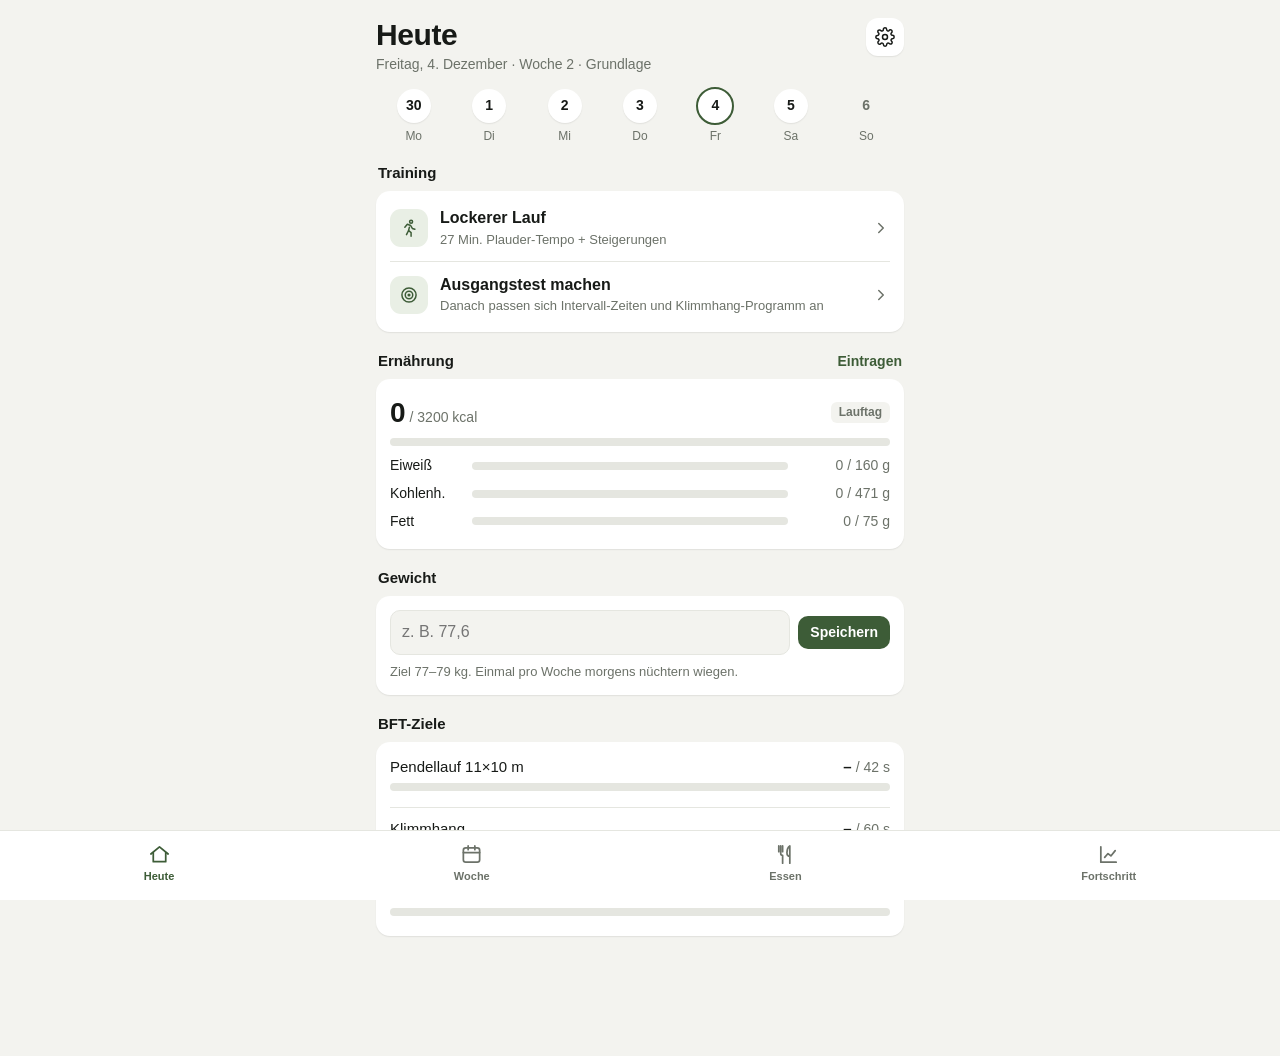
<file: index-bft_2.html>
<!DOCTYPE html>
<html lang="de">
<head>
<meta charset="utf-8">
<meta name="viewport" content="width=device-width, initial-scale=1">
<title>BFT-Coach Fallschirmjäger</title>
<meta name="apple-mobile-web-app-capable" content="yes">
<meta name="mobile-web-app-capable" content="yes">
<meta name="apple-mobile-web-app-title" content="BFT-Coach">
<meta name="theme-color" content="#2f3b2a">
<style>
  :root{
    --bg:#f3f3ef; --surface:#ffffff; --ink:#171a17; --muted:#6c7269; --line:#e5e6e0;
    --accent:#3d5c37; --accent-ink:#ffffff; --soft:#e9efe5; --warn:#a65a0f; --bad:#a3352a; --ok:#2f7a46;
    --shadow:0 1px 2px rgba(0,0,0,.05),0 1px 1px rgba(0,0,0,.03);
  }
  @media (prefers-color-scheme: dark){
    :root{ --bg:#0f110f; --surface:#191c19; --ink:#eceee9; --muted:#989f95; --line:#2a2e29; --accent:#9fc48f; --accent-ink:#0f110f; --soft:#223020; --warn:#e3a35a; --bad:#e07b6e; --ok:#7fc995; --shadow:none; }
  }
  *{box-sizing:border-box}
  html,body{margin:0;background:var(--bg);color:var(--ink);font-family:-apple-system,BlinkMacSystemFont,"SF Pro Text","Segoe UI",Roboto,Helvetica,Arial,sans-serif;font-size:16px;line-height:1.4;-webkit-font-smoothing:antialiased}
  .wrap{max-width:560px;margin:0 auto;padding:10px 16px 110px}
  .top{display:flex;justify-content:space-between;align-items:flex-start;margin:8px 0 14px}
  .top h1{font-size:30px;line-height:1.1;margin:0;font-weight:800;letter-spacing:-.4px}
  .top .sub{font-size:14px;color:var(--muted);margin-top:4px}
  .iconbtn{background:var(--surface);border:none;width:38px;height:38px;border-radius:12px;display:flex;align-items:center;justify-content:center;color:var(--ink);box-shadow:var(--shadow);padding:0;cursor:pointer}
  .iconbtn svg{width:20px;height:20px}
  .sec{font-size:15px;font-weight:700;margin:18px 2px 8px;display:flex;justify-content:space-between;align-items:baseline}
  .sec a,.sec button.link{font-size:14px;font-weight:600;color:var(--accent);background:none;border:none;padding:0;cursor:pointer}
  .card{background:var(--surface);border-radius:14px;padding:4px 14px;margin:0 0 10px;box-shadow:var(--shadow)}
  .card.pad{padding:14px}
  .row{display:flex;align-items:center;gap:12px;padding:12px 0;border-bottom:1px solid var(--line);cursor:default}
  .row:last-child{border-bottom:none}
  .row.tap{cursor:pointer}
  .row .ic{width:38px;height:38px;border-radius:11px;background:var(--soft);color:var(--accent);display:flex;align-items:center;justify-content:center;flex:none}
  .row .ic svg{width:20px;height:20px}
  .row .tx{flex:1;min-width:0}
  .row .t{font-weight:600}
  .row .m{font-size:13px;color:var(--muted);margin-top:1px}
  .row .end{flex:none;color:var(--muted);display:flex;align-items:center;gap:6px;font-size:14px}
  .row .end svg{width:18px;height:18px}
  .done-dot{width:24px;height:24px;border-radius:50%;background:var(--ok);color:#fff;display:flex;align-items:center;justify-content:center}
  .done-dot svg{width:14px;height:14px}
  .muted{color:var(--muted);font-size:14px}
  .small{font-size:13px}
  button{font:inherit;border:none;border-radius:12px;padding:12px 14px;font-weight:600;cursor:pointer}
  .btn{background:var(--accent);color:var(--accent-ink);width:100%}
  .btn2{background:var(--bg);color:var(--ink);width:100%;border:1px solid var(--line)}
  .btn-danger{background:var(--bad);color:#fff;width:100%}
  .btnrow{display:flex;gap:8px;margin-top:10px}
  .btnrow > *{flex:1}
  .mini{padding:7px 12px;font-size:14px;width:auto;border-radius:10px}
  table{width:100%;border-collapse:collapse;font-size:14px}
  th,td{text-align:left;padding:8px 4px;border-bottom:1px solid var(--line);vertical-align:top}
  th{font-size:12px;color:var(--muted);font-weight:600}
  tr:last-child td{border-bottom:none}
  tr.cur td{font-weight:700}
  nav{position:fixed;left:0;right:0;bottom:0;background:var(--surface);border-top:1px solid var(--line);display:flex;justify-content:space-around;padding:6px 4px calc(10px + env(safe-area-inset-bottom));z-index:5}
  nav button{background:none;color:var(--muted);padding:6px 10px;font-size:11px;font-weight:600;display:flex;flex-direction:column;align-items:center;gap:3px;border-radius:10px}
  nav button.on{color:var(--accent)}
  nav svg{width:23px;height:23px}
  label{display:block;font-size:13px;color:var(--muted);margin:10px 0 4px}
  input,select,textarea{font:inherit;width:100%;padding:10px 11px;border-radius:10px;border:1px solid var(--line);background:var(--bg);color:var(--ink)}
  input:focus,textarea:focus{outline:2px solid var(--accent);outline-offset:-1px}
  .grid2{display:grid;grid-template-columns:1fr 1fr;gap:8px}
  .grid3{display:grid;grid-template-columns:1fr 1fr 1fr;gap:8px}
  .grid4{display:grid;grid-template-columns:repeat(4,1fr);gap:6px}
  .stat{background:var(--bg);border-radius:10px;padding:8px 10px}
  .stat .sv{font-size:20px;font-weight:700;font-variant-numeric:tabular-nums}
  .timer{font-size:56px;font-weight:700;text-align:center;font-variant-numeric:tabular-nums;margin:6px 0;letter-spacing:-1px}
  .bar{height:8px;background:var(--line);border-radius:5px;overflow:hidden;margin:6px 0}
  .bar > div{height:100%;background:var(--accent);width:0;border-radius:5px}
  .bar.over > div{background:var(--warn)}
  .fb{border-left:3px solid var(--line);padding:4px 0 4px 10px;margin-top:10px;font-size:14px;font-weight:500}
  .fb.ok{border-color:var(--ok)} .fb.warn{border-color:var(--warn)} .fb.bad{border-color:var(--bad)} .fb.info{border-color:var(--accent)}
  ul.tips{margin:4px 0 0 18px;padding:0} ul.tips li{margin:6px 0}
  .scale{display:flex;gap:4px;flex-wrap:wrap}
  .scale button{flex:1;min-width:28px;padding:8px 0;background:var(--bg);border:1px solid var(--line);color:var(--ink);font-weight:600}
  .scale button.sel{background:var(--accent);color:var(--accent-ink);border-color:var(--accent)}
  .toggle{display:flex;align-items:center;justify-content:space-between;gap:10px;padding:12px 0}
  .toggle input{width:auto;transform:scale(1.3);accent-color:var(--accent)}
  .modal{position:fixed;inset:0;background:rgba(0,0,0,.45);display:flex;align-items:flex-end;justify-content:center;z-index:20}
  .modal .sheet{background:var(--surface);width:100%;max-width:560px;border-radius:18px 18px 0 0;padding:16px 16px calc(28px + env(safe-area-inset-bottom));max-height:94vh;overflow:auto}
  .sheethead{display:flex;justify-content:space-between;align-items:center;gap:10px;margin-bottom:6px}
  .sheethead .ttl{font-weight:700;font-size:19px}
  .hidden{display:none !important}
  .tag{display:inline-block;font-size:12px;font-weight:600;padding:2px 8px;border-radius:6px;background:var(--bg);color:var(--muted)}
  .tag.g{background:var(--soft);color:var(--accent)} .tag.y{color:var(--warn)} .tag.r{color:var(--bad)} .tag.b{color:var(--accent)}
  .days{display:flex;justify-content:space-between;margin:0 0 4px}
  .day{display:flex;flex-direction:column;align-items:center;gap:5px;font-size:12px;color:var(--muted);flex:1}
  .day .c{width:34px;height:34px;border-radius:50%;display:flex;align-items:center;justify-content:center;font-weight:600;font-size:14px;color:var(--ink);background:var(--surface);box-shadow:var(--shadow)}
  .day.today .c{outline:2px solid var(--accent)}
  .day.done .c{background:var(--accent);color:var(--accent-ink)}
  .day.rest .c{background:transparent;box-shadow:none;color:var(--muted)}
  .unit{border-radius:12px;padding:12px;margin-top:10px;background:var(--bg)}
  .unit .t{font-weight:700;font-size:16px}
  .ex{border-top:1px solid var(--line);padding:12px 0}
  .ex:first-child{border-top:none}
  .ex .n{font-weight:700}
  .setrow{display:grid;grid-template-columns:24px 1fr 1fr 42px;gap:6px;align-items:center;margin-top:6px}
  .setrow input{padding:9px;text-align:center}
  .setrow .no{font-size:13px;color:var(--muted);text-align:center}
  .chk{width:40px;height:40px;border-radius:10px;border:1px solid var(--line);background:var(--bg);color:var(--muted);padding:0;display:flex;align-items:center;justify-content:center}
  .chk svg{width:18px;height:18px}
  .chk.on{background:var(--ok);border-color:var(--ok);color:#fff}
  .goal{padding:10px 0;border-bottom:1px solid var(--line)}
  .goal:last-child{border-bottom:none}
  .goal .top2{display:flex;justify-content:space-between;font-size:15px}
  .goal .top2 b{font-variant-numeric:tabular-nums}
  details summary{cursor:pointer;font-weight:600;padding:12px 0;list-style:none}
  details summary::-webkit-details-marker{display:none}
  .seg{display:flex;gap:3px;margin:10px 0}
  .seg div{flex:1;height:6px;border-radius:3px;background:var(--line)}
  .seg div.w{background:var(--soft)} .seg div.cur{background:var(--accent)} .seg div.d{background:var(--ok)}
  .big{font-size:28px;font-weight:800;font-variant-numeric:tabular-nums;letter-spacing:-.5px}
  .macro{display:grid;grid-template-columns:72px 1fr 92px;align-items:center;gap:10px;font-size:14px;padding:4px 0}
  .macro .v{text-align:right;font-variant-numeric:tabular-nums;color:var(--muted)}
  .presets{display:grid;grid-template-columns:1fr 1fr;gap:8px}
  .preset{background:var(--surface);box-shadow:var(--shadow);border-radius:12px;padding:10px 12px;text-align:left;font-weight:600;font-size:14px;color:var(--ink);display:flex;flex-direction:column;gap:2px;min-height:62px}
  .preset span{font-weight:400;color:var(--muted);font-size:12px}
  .daynav{display:flex;gap:6px}
  .phase{display:flex;gap:3px;margin:10px 0 4px}
  .phase div{height:6px;border-radius:3px;background:var(--line)}
  .phase div.cur{background:var(--accent)}
  .inline{display:flex;gap:8px;align-items:center}
</style>
</head>
<body>
<div class="wrap">
  <section id="v-heute"></section>
  <section id="v-woche" class="hidden"></section>
  <section id="v-essen" class="hidden"></section>
  <section id="v-fortschritt" class="hidden"></section>
</div>

<div class="modal hidden" id="sessModal"><div class="sheet" id="sessSheet"></div></div>
<div class="modal hidden" id="dlgModal"><div class="sheet" id="dlgSheet"></div></div>

<nav>
  <button data-v="heute" class="on"><svg viewBox="0 0 24 24" fill="none" stroke="currentColor" stroke-width="1.8" stroke-linecap="round" stroke-linejoin="round"><path d="M3 11.5 12 4l9 7.5"/><path d="M5.5 10v9.5h13V10"/></svg>Heute</button>
  <button data-v="woche"><svg viewBox="0 0 24 24" fill="none" stroke="currentColor" stroke-width="1.8" stroke-linecap="round" stroke-linejoin="round"><rect x="3.5" y="5" width="17" height="15" rx="2.5"/><path d="M3.5 10h17M8.5 3v4M15.5 3v4"/></svg>Woche</button>
  <button data-v="essen"><svg viewBox="0 0 24 24" fill="none" stroke="currentColor" stroke-width="1.8" stroke-linecap="round" stroke-linejoin="round"><path d="M7 3v8a2 2 0 0 0 2 2v8M5 3v6M9 3v6M16.5 21V3c-2 1.5-3 4-3 7s1.3 4 3 4"/></svg>Essen</button>
  <button data-v="fortschritt"><svg viewBox="0 0 24 24" fill="none" stroke="currentColor" stroke-width="1.8" stroke-linecap="round" stroke-linejoin="round"><path d="M4 20V4M4 20h16"/><path d="M8 15l3.5-4 3 2.5L19 8"/></svg>Fortschritt</button>
</nav>

<script>
(function(){
"use strict";
/* =================== Helfer =================== */
var $ = function(id){ return document.getElementById(id); };
function esc(s){ return String(s==null?"":s).replace(/[&<>"]/g,function(c){return {"&":"&amp;","<":"&lt;",">":"&gt;",'"':"&quot;"}[c];}); }
function lsGet(k){ try{return localStorage.getItem(k);}catch(e){return null;} }
function lsSet(k,v){ try{localStorage.setItem(k,v);}catch(e){} }
function lsDel(k){ try{localStorage.removeItem(k);}catch(e){} }
function parseD(s){ var p=s.split("-"); return new Date(+p[0],+p[1]-1,+p[2]); }
function iso(d){ return d.getFullYear()+"-"+("0"+(d.getMonth()+1)).slice(-2)+"-"+("0"+d.getDate()).slice(-2); }
function fmtD(d){ return ("0"+d.getDate()).slice(-2)+"."+("0"+(d.getMonth()+1)).slice(-2)+"."+d.getFullYear(); }
function fmtDs(d){ return ("0"+d.getDate()).slice(-2)+"."+("0"+(d.getMonth()+1)).slice(-2)+"."; }
function today0(){ var d=new Date(); d.setHours(0,0,0,0); return d; }
function addDays(d,n){ return new Date(d.getFullYear(),d.getMonth(),d.getDate()+n); }
function num(v){ return parseFloat(String(v).replace(",",".")); }
function f1(x){ return (Math.round(x*10)/10).toString().replace(".",","); }
function f2(x){ return (Math.round(x*100)/100).toString().replace(".",","); }
function mmss(sec){ if(sec==null||!isFinite(sec)) return "–"; sec=Math.max(0,Math.round(sec)); var m=Math.floor(sec/60), s=sec%60; return m+":"+("0"+s).slice(-2); }
function hms(sec){ sec=Math.max(0,Math.floor(sec)); var h=Math.floor(sec/3600),m=Math.floor(sec%3600/60),s=sec%60; return (h?h+":"+("0"+m).slice(-2):m)+":"+("0"+s).slice(-2); }
function paceStr(kmh){ if(!kmh||!isFinite(kmh)) return "–"; return mmss(3600/kmh)+" /km"; }
function uid(){ return "x"+Date.now().toString(36)+Math.random().toString(36).slice(2,6); }
var DAYS=["So","Mo","Di","Mi","Do","Fr","Sa"];

/* =================== Zustand =================== */
var KEY="bftcoach_v1";
var S={ start:"2026-11-23", dienst:"2027-04-01", offset:0, voice:true, logs:[], weights:[], creatine:{}, food:{}, presets:[] };
(function(){ var r=lsGet(KEY); if(r){ try{ Object.assign(S, JSON.parse(r)); }catch(e){} } if(!S.v2){ if(S.dienst==="2027-01-01") S.dienst="2027-04-01"; S.v2=1; } })();
function save(){ lsSet(KEY, JSON.stringify(S)); }

/* =================== Plan-Engine (wissenschaftliche Logik) =================== */
function startD(){ return parseD(S.start); }
function dienstD(){ return parseD(S.dienst); }
function calWeek(d){ return Math.floor((d - startD())/864e5/7)+1; }
function planWeek(d){ return calWeek(d) - (S.offset||0); }
function mondayOf(d){ var x=new Date(d); var dw=x.getDay(); return addDays(x, dw===0?-6:1-dw); }
// Phasen relativ zum Dienstantritt: Taper 14 Tage (Bosquet 2007), davor 3 Wochen BFT-spezifisch, davor 8 Wochen VO2max, davor Grundlage
function phaseOf(d){
  var dn=dienstD();
  var taper=addDays(dn,-14), b3=addDays(taper,-21), b2=addDays(b3,-56);
  if(d>=dn) return {key:"dienst",name:"Dienstantritt",short:"Dienst"};
  if(d>=taper) return {key:"taper",name:"Taper · Formspitze",short:"Taper"};
  if(d>=b3) return {key:"b3",name:"Block 3 · BFT-spezifisch",short:"Block 3"};
  if(d>=b2) return {key:"b2",name:"Block 2 · VO2max",short:"Block 2"};
  return {key:"b1",name:"Block 1 · Grundlage",short:"Block 1"};
}
function weekMonday(w){ return addDays(startD(),(w-1+(S.offset||0))*7); }
function taperStart(){ return addDays(dienstD(),-14); }
function isDeload(w,ph){ var dl = w<=12 ? (w===4||w===8) : ((w-13)%4===0); if(!(w>0 && dl) || ph.key==="taper") return false; return (taperStart()-weekMonday(w))/864e5 >= 21; }
function isTestFriday(w,d){ var ph=phaseOf(d); if(ph.key==="taper"||ph.key==="dienst") return false; if(isDeload(w,ph)) return true; var fri=addDays(weekMonday(w),4), next=addDays(fri,7); return fri<taperStart() && next>=taperStart(); }
function reduced(w,ph){ return isDeload(w,ph) || ph.key==="taper"; }

var PLAN12=[
 {km:"6",kmT:6,kg:10,type:"marsch",focus:"Rucksack-Sitz & Schrittfrequenz testen",kcal:300},
 {km:"8",kmT:8,kg:10,type:"marsch",focus:"Nur Distanz +2 km",kcal:400},
 {km:"8",kmT:8,kg:12.5,type:"marsch",focus:"Nur Gewicht +2,5 kg",kcal:450},
 {km:"5",kmT:5,kg:0,type:"lauf",focus:"Entlastung: lockerer Lauf ohne Gepäck",kcal:0},
 {km:"10",kmT:10,kg:15,type:"marsch",focus:"AGA-Standard",kcal:550},
 {km:"12",kmT:12,kg:15,type:"marsch",focus:"AGA-Abschlussmarsch-Test: unter 120 Min.",kcal:650,test:120},
 {km:"14",kmT:14,kg:15,type:"marsch",focus:"Ausdauer festigen (6,2 km/h)",kcal:750},
 {km:"5",kmT:5,kg:0,type:"lauf",focus:"Entlastung: lockerer Lauf ohne Gepäck",kcal:0},
 {km:"12",kmT:12,kg:17.5,type:"marsch",focus:"Gewicht rauf, Distanz runter",kcal:700},
 {km:"15",kmT:15,kg:17.5,type:"marsch",focus:"Konstantes Tempo",kcal:850},
 {km:"15",kmT:15,kg:20,type:"marsch",focus:"Fallschirmjäger-Trainingsgewicht",kcal:900},
 {km:"18–20",kmT:19,kg:20,type:"marsch",focus:"Fallschirmjäger-Einstiegsniveau",kcal:1000}
];
// Mittwoch: Wochen 1–12 Marsch-Aufbau; danach Marsch nur alle 2 Wochen (Knapik: 2x/Monat ≈ 4x/Monat bei Lauf+Kraft)
function wedPlan(w,d){
  var ph=phaseOf(d);
  if(w<1) w=1;
  if(ph.key==="taper") return {km:"8",kmT:8,kg:15,type:"marsch",focus:"Taper: kurzer, lockerer Marsch",kcal:400};
  if(w<=12) return PLAN12[w-1];
  if(isDeload(w,ph)) return {km:"5",kmT:5,kg:0,type:"lauf",focus:"Entlastung: lockerer Lauf ohne Gepäck",kcal:0};
  var k=w-13;
  var boots=(d.getMonth()>=6&&d.getMonth()<=8)?" · in Stiefeln":"";
  if(k%2===1){ var m=(k+1)/2;
    if(m%2===1) return {km:"18–20",kmT:19,kg:20,type:"marsch",focus:"Marsch A: lang & schwer"+boots,kcal:1000};
    return {km:"12",kmT:12,kg:20,type:"marsch",focus:"Marsch B: kürzer & zügig (6,5 km/h)"+boots,kcal:650};
  }
  return {km:"",kmT:0,min:50,kg:0,type:"long",focus:"Langer lockerer Lauf 45–60 Min. (Grundlage, 80/20-Prinzip)",kcal:300};
}
// Donnerstag: Intervalle
function intervalPlan(w,d){
  var ph=phaseOf(d);
  if(isDeload(w,ph)) return null;
  if(w<=2 && ph.key!=="b1" && ph.key!=="taper") return {kind:"time",reps:4+w,work:120,rest:120,label:"Intervalle "+(4+w)+"×2 Min. (Einstieg)"};
  if(ph.key==="b1"){ var idx=((w-1)%4); var reps=[5,6,7][Math.min(idx,2)]; if(w>4){ var r3=Math.min(5+Math.floor((w-1)/4),7); return {kind:"time",reps:r3,work:180,rest:120,label:"Intervalle "+r3+"×3 Min."}; } return {kind:"time",reps:reps,work:120,rest:120,label:"Intervalle "+reps+"×2 Min."}; }
  if(ph.key==="b2"){ var bi=Math.floor((weekMonday(w)-addDays(taperStart(),-77))/864e5/7), up=bi>=3?1:0; return (w%2===1)?{kind:"time",reps:5+up,work:180,rest:120,label:"VO2max "+(5+up)+"×3 Min."}:{kind:"time",reps:4+up,work:240,rest:180,label:"VO2max "+(4+up)+"×4 Min."}; }
  if(ph.key==="b3") return {kind:"dist",blocks:[{reps:3,m:500,rest:240,pace:"goal"},{reps:6,m:200,rest:120,pace:"fast"}],label:"BFT-spezifisch 3×500 m + 6×200 m"};
  if(ph.key==="taper") return {kind:"dist",blocks:[{reps:2,m:500,rest:240,pace:"goal"},{reps:3,m:200,rest:120,pace:"fast"}],label:"Taper: 2×500 m + 3×200 m"};
  return null;
}
function fridayPlan(w,d){
  var ph=phaseOf(d);
  if(isTestFriday(w,d)) return {type:"test"};
  if(ph.key==="taper") return {type:"run",min:25};
  return {type:"run",min:Math.min(25+2*Math.max(0,w-1),45)};
}
// Gym-Vorlagen
var GYM={
 LA:{title:"Unterkörper A",min:65,name:"Unterkörper A · Kraft & Explosiv",ex:[
   {n:"Weitsprung aus dem Stand",t:"jump",sets:4,reps:"3",note:"ZUERST, frisch. Maximal weit, 90 s Pause. Bestweite in cm eintragen."},
   {n:"Kniebeuge",t:"w",sets:4,reps:"5-6",note:"3 Min. Pause. Schwer = gut für Laufökonomie & Sprint."},
   {n:"Rumänisches Kreuzheben",t:"w",sets:3,reps:"6-8"},
   {n:"Wadenheben",t:"w",sets:3,reps:"12-15"},
   {n:"Captain's Chair Beinheben",t:"bw",sets:3,reps:"12-15"}]},
 UA:{title:"Oberkörper A",min:70,name:"Oberkörper A · Kraft + Klimmhang",ex:[
   {n:"Bankdrücken",t:"w",sets:4,reps:"6-8"},
   {n:"Klimmzüge Untergriff",t:"bw",sets:4,reps:"6-10",note:"1–2 Wdh. vor Versagen stoppen. Ab 10 Wdh. Zusatzgewicht."},
   {n:"Military Press",t:"w",sets:3,reps:"6-8"},
   {n:"Langhantelrudern",t:"w",sets:3,reps:"8-10"},
   {n:"Seitheben",t:"w",sets:2,reps:"12-15"},
   {n:"Trizepsdrücken",t:"w",sets:2,reps:"10-12"},
   {n:"Klimmhang Untergriff",t:"hold",sets:3,reps:"max",note:"BFT-Position: Kammgriff, Kinn über der Stange. 3 Min. Pause."}]},
 UB:{title:"Oberkörper B",min:40,name:"Oberkörper B + Klimmhang",ex:[
   {n:"KH-Schrägbankdrücken",t:"w",sets:3,reps:"8-10"},
   {n:"Latziehen V-Griff",t:"w",sets:3,reps:"10-12"},
   {n:"Dips",t:"bw",sets:3,reps:"8-12"},
   {n:"Face Pulls",t:"w",sets:2,reps:"15"},
   {n:"Klimmhang Untergriff",t:"hold",sets:2,reps:"max",note:"Kammgriff, Kinn über der Stange."}]},
 LB:{title:"Unterkörper B",min:70,name:"Pendellauf-Drills + Unterkörper B",drills:true,ex:[
   {n:"Seitliche Sprünge",t:"bw",sets:3,reps:"5/Seite",note:"Explosiv, sauber landen."},
   {n:"Trap-Bar-Kreuzheben",t:"w",sets:3,reps:"5"},
   {n:"Bulgarian Split Squats",t:"w",sets:3,reps:"8/Seite"},
   {n:"Farmers Walk",t:"carry",sets:3,reps:"30-40 m"},
   {n:"Ab-Roller",t:"bw",sets:3,reps:"10"}]}
};
function dayUnits(d){
  var w=planWeek(d), ph=phaseOf(d), dow=d.getDay(), u=[];
  if(w<1 || ph.key==="dienst") return u;
  if(dow===1) u.push({kind:"gym",key:"LA"});
  if(dow===2) u.push({kind:"gym",key:"UA"});
  if(dow===3){ var wp=wedPlan(w,d); u.push({kind: wp.type==="marsch"?"march":"run", plan:wp}); }
  if(dow===4){ var ip=intervalPlan(w,d); if(ip) u.push({kind:"interval",plan:ip}); u.push({kind:"gym",key:"UB"}); }
  if(dow===5 && isTestFriday(w,d)){ u.push({kind:"test"}); return u; }
  if(dow===5){ var fp=fridayPlan(w,d); if(fp.type==="test") u.push({kind:"test"}); else u.push({kind:"run",plan:{type:"easy",min:fp.min,focus:"Lockerer Lauf im Plauder-Tempo + 4–6 Steigerungen à 80 m"}}); }
  if(dow===6) u.push({kind:"gym",key:"LB"});
  return u;
}
function unitDone(d,unit){
  var ds=iso(d);
  return S.logs.some(function(l){ if(l.date!==ds) return false;
    if(unit.kind==="gym") return l.type==="gym"&&l.key===unit.key;
    if(unit.kind==="march") return l.type==="march";
    if(unit.kind==="run") return l.type==="run";
    if(unit.kind==="interval") return l.type==="interval";
    if(unit.kind==="test") return l.type==="test";
    return false; });
}

/* =================== Leistungswerte =================== */
function tests(){ return S.logs.filter(function(l){return l.type==="test";}).sort(function(a,b){return a.date<b.date?-1:1;}); }
function bestOf(field, better){
  var v=null; S.logs.forEach(function(l){
    var x=null;
    if(l.type==="test") x=l[field];
    if(field==="hang" && l.type==="gym" && l.ex) l.ex.forEach(function(e){ if(e.t==="hold") e.sets.forEach(function(s){ if(s.done&&s.sec) x=Math.max(x||0,s.sec); }); });
    if(field==="sprint" && l.type==="gym" && l.sprints) l.sprints.forEach(function(s){ x = x==null? s : Math.min(x,s); });
    if(x!=null && x>0){ if(v==null || (better==="low"? x<v : x>v)) v=x; }
  }); return v;
}
function lastTest(field){ var t=tests().filter(function(x){return x[field];}); return t.length? t[t.length-1][field] : null; }
function goal1000(){ var t=lastTest("run1000"); if(!t) return 230; return Math.max(210, Math.min(230, t-15)); }
function hangProtocol(){
  var b=bestOf("hang","high");
  if(b==null) return {txt:"Noch kein Wert: halte so lange du kannst und trag die Zeit ein.",sets:null};
  if(b<30) return {txt:"Beste Zeit "+Math.round(b)+" s → 5× 10–15 s halten (60 s Pause) + 3 langsame Negativ-Klimmzüge.",sets:5};
  if(b<45) return {txt:"Beste Zeit "+Math.round(b)+" s → 3× maximal halten, 3 Min. Pause.",sets:null};
  return {txt:"Beste Zeit "+Math.round(b)+" s → 3× maximal mit +2,5–5 kg Zusatzgewicht.",sets:null};
}
function intervalPaceText(ip){
  var t=lastTest("run1000");
  if(ip.kind==="time"){
    if(!t) return "Tempo: hart aber gleichmäßig (ca. 9/10). Die letzte Wiederholung soll so schnell sein wie die erste.";
    var per400=t*0.4*1.06; return "Zieltempo: ca. "+mmss(per400)+" pro 400 m ("+mmss(t*1.06)+" /km) – hart, gleichmäßig.";
  }
  var g=goal1000(); return "500 m in "+mmss(g/2)+" (= dein 1000-m-Ziel "+mmss(g)+"), 200 m in "+mmss(g*0.2-2)+".";
}

/* =================== Sprache & Ton =================== */
var actx=null;
function initAudio(){ try{ if(!actx){ var A=window.AudioContext||window.webkitAudioContext; if(A) actx=new A(); } if(actx&&actx.state==="suspended") actx.resume(); }catch(e){} }
function beep(f,ms){ try{ if(!actx) return; var o=actx.createOscillator(), g=actx.createGain(); o.frequency.value=f||880; o.connect(g); g.connect(actx.destination); g.gain.value=0.15; o.start(); o.stop(actx.currentTime+(ms||180)/1000); }catch(e){} }
function say(t){ if(!S.voice) return; try{ if(window.speechSynthesis){ var u=new SpeechSynthesisUtterance(t); u.lang="de-DE"; speechSynthesis.cancel(); speechSynthesis.speak(u); } }catch(e){} }
var wakeLock=null;
function wake(on){ try{ if(on){ if(navigator.wakeLock&&!wakeLock) navigator.wakeLock.request("screen").then(function(w){wakeLock=w; w.addEventListener&&w.addEventListener("release",function(){wakeLock=null;});}).catch(function(){}); } else if(wakeLock){ wakeLock.release(); wakeLock=null; } }catch(e){} }

/* =================== GPS-Tracker =================== */
function Tracker(){ this.dist=0; this.last=null; this.win=[]; this.id=null; this.status="aus"; this.acc=null; this.active=false; }
Tracker.prototype.hav=function(a,b){ var R=6371000,r=Math.PI/180,dl=(b.lat-a.lat)*r,dn=(b.lon-a.lon)*r; var x=Math.sin(dl/2)*Math.sin(dl/2)+Math.cos(a.lat*r)*Math.cos(b.lat*r)*Math.sin(dn/2)*Math.sin(dn/2); return 2*R*Math.atan2(Math.sqrt(x),Math.sqrt(1-x)); };
Tracker.prototype.start=function(cb){ var me=this; me.cb=cb; me.active=true; if(me.id!==null) return; if(!navigator.geolocation){ me.status="nicht verfügbar"; return; } me.status="suche Signal…"; me.last=null; me.win=[];
  try{ me.id=navigator.geolocation.watchPosition(function(p){ me.onPos(p); }, function(e){ me.status=e.code===1?"verweigert – Standort erlauben":"kein Signal"; if(me.cb) me.cb(); }, {enableHighAccuracy:true,maximumAge:1000,timeout:20000}); }catch(e){ me.status="nicht verfügbar"; } };
Tracker.prototype.stop=function(){ try{ if(this.id!==null) navigator.geolocation.clearWatch(this.id); }catch(e){} this.id=null; this.last=null; this.win=[]; this.active=false; this.status="aus"; };
Tracker.prototype.onPos=function(pos){ var c=pos.coords,t=Date.now(); this.acc=c.accuracy;
  if(c.accuracy>35){ this.status="ungenau (±"+Math.round(c.accuracy)+" m)"; if(this.cb) this.cb(); return; }
  this.status="aktiv (±"+Math.round(c.accuracy)+" m)"; var p={lat:c.latitude,lon:c.longitude,t:t};
  if(this.last){ var d=this.hav(this.last,p), dt=(t-this.last.t)/1000; if(dt<=0) return; var v=d/dt*3.6;
    if(d<Math.max(3,c.accuracy*0.3)){ if(this.cb) this.cb(); return; } if(v>30){ this.last=p; return; }
    this.dist+=d/1000; this.win.push({t:t,d:d}); }
  this.last=p; var cut=t-60000; while(this.win.length&&this.win[0].t<cut) this.win.shift(); if(this.cb) this.cb(); };
Tracker.prototype.speed=function(){ if(this.win.length<3) return null; var span=(this.win[this.win.length-1].t-this.win[0].t)/1000; if(span<25) return null; var d=this.win.reduce(function(s,x){return s+x.d;},0); return d/span*3.6; };

function nutrition(d){
  var units=dayUnits(d), extra=0, label="Krafttag", tips=[];
  units.forEach(function(u){
    if(u.kind==="march"){ extra+=u.plan.kcal; label="Marschtag"; tips.push("Vorher kohlenhydratreich frühstücken, unterwegs Wasser (und ab 90 Min. ein Snack)."); }
    if(u.kind==="interval"){ extra+=250; label="Intervalltag"; tips.push("2–3 Std. vor der Bahn eine kohlenhydratreiche Mahlzeit, 30–45 Min. vorher dein Apfelsaft."); }
    if(u.kind==="run"&&u.plan.type==="long"){ extra+=350; label="Lauftag"; }
    if(u.kind==="run"&&u.plan.type==="easy"){ extra+=250; label="Lauftag"; }
    if(u.kind==="run"&&u.plan.type==="lauf"){ extra+=250; label="Lauftag"; }
    if(u.kind==="test"){ extra+=150; label="Testtag"; tips.push("Testtag: gut frühstücken, ggf. ~230 mg Koffein 1 Std. vorher (nur wenn im Training getestet)."); }
  });
  var base=2950; if(!units.length){ label="Ruhetag"; base=2850; }
  var corr=S.kcalAdj||0, kcal=base+extra+corr, p=160, f=75, c=Math.round((kcal-p*4-f*9)/4);
  return {label:label,kcal:kcal,p:p,c:c,f:f,tips:tips,gkg:c/(lastWeight()||77.6)};
}
function st(k,v){ return '<div class="stat"><div class="muted small">'+k+'</div><div class="sv">'+v+'</div></div>'; }
/* =================== Icons =================== */
var IC={
 gym:'<svg viewBox="0 0 24 24" fill="none" stroke="currentColor" stroke-width="1.8" stroke-linecap="round"><path d="M6.5 7v10M3.5 9.5v5M17.5 7v10M20.5 9.5v5M6.5 12h11"/></svg>',
 run:'<svg viewBox="0 0 24 24" fill="none" stroke="currentColor" stroke-width="1.8" stroke-linecap="round" stroke-linejoin="round"><circle cx="14.5" cy="4.5" r="1.8"/><path d="M9 20l2.5-5 3 2.5V22M7 11l3-3.5 4 1.5 2 3.5 3 1"/><path d="M11.5 15l1-4"/></svg>',
 pack:'<svg viewBox="0 0 24 24" fill="none" stroke="currentColor" stroke-width="1.8" stroke-linecap="round" stroke-linejoin="round"><path d="M8 6V4.5A1.5 1.5 0 0 1 9.5 3h5A1.5 1.5 0 0 1 16 4.5V6"/><rect x="5" y="6" width="14" height="15" rx="3"/><path d="M9 13h6v4H9z"/></svg>',
 bolt:'<svg viewBox="0 0 24 24" fill="none" stroke="currentColor" stroke-width="1.8" stroke-linecap="round" stroke-linejoin="round"><path d="M13 3 5 13.5h6L10 21l8-10.5h-6z"/></svg>',
 target:'<svg viewBox="0 0 24 24" fill="none" stroke="currentColor" stroke-width="1.8"><circle cx="12" cy="12" r="8.5"/><circle cx="12" cy="12" r="4.5"/><circle cx="12" cy="12" r="1" fill="currentColor"/></svg>',
 rest:'<svg viewBox="0 0 24 24" fill="none" stroke="currentColor" stroke-width="1.8" stroke-linecap="round" stroke-linejoin="round"><path d="M20 14.5A8 8 0 1 1 9.5 4a6.5 6.5 0 0 0 10.5 10.5z"/></svg>',
 chev:'<svg viewBox="0 0 24 24" fill="none" stroke="currentColor" stroke-width="2" stroke-linecap="round" stroke-linejoin="round"><path d="m9 6 6 6-6 6"/></svg>',
 left:'<svg viewBox="0 0 24 24" fill="none" stroke="currentColor" stroke-width="2" stroke-linecap="round" stroke-linejoin="round"><path d="m15 6-6 6 6 6"/></svg>',
 check:'<svg viewBox="0 0 24 24" fill="none" stroke="currentColor" stroke-width="3" stroke-linecap="round" stroke-linejoin="round"><path d="m5 12.5 4.5 4.5L19 7.5"/></svg>',
 gear:'<svg viewBox="0 0 24 24" fill="none" stroke="currentColor" stroke-width="1.8" stroke-linecap="round" stroke-linejoin="round"><circle cx="12" cy="12" r="3"/><path d="M19.4 15a1.7 1.7 0 0 0 .3 1.8l.1.1a2 2 0 1 1-2.8 2.8l-.1-.1a1.7 1.7 0 0 0-1.8-.3 1.7 1.7 0 0 0-1 1.5V21a2 2 0 1 1-4 0v-.1a1.7 1.7 0 0 0-1.1-1.5 1.7 1.7 0 0 0-1.8.3l-.1.1a2 2 0 1 1-2.8-2.8l.1-.1a1.7 1.7 0 0 0 .3-1.8 1.7 1.7 0 0 0-1.5-1H3a2 2 0 1 1 0-4h.1a1.7 1.7 0 0 0 1.5-1.1 1.7 1.7 0 0 0-.3-1.8l-.1-.1a2 2 0 1 1 2.8-2.8l.1.1a1.7 1.7 0 0 0 1.8.3H9a1.7 1.7 0 0 0 1-1.5V3a2 2 0 1 1 4 0v.1a1.7 1.7 0 0 0 1 1.5 1.7 1.7 0 0 0 1.8-.3l.1-.1a2 2 0 1 1 2.8 2.8l-.1.1a1.7 1.7 0 0 0-.3 1.8V9a1.7 1.7 0 0 0 1.5 1H21a2 2 0 1 1 0 4h-.1a1.7 1.7 0 0 0-1.5 1z"/></svg>',
 x:'<svg viewBox="0 0 24 24" fill="none" stroke="currentColor" stroke-width="2" stroke-linecap="round"><path d="M6 6l12 12M18 6 6 18"/></svg>',
 plus:'<svg viewBox="0 0 24 24" fill="none" stroke="currentColor" stroke-width="2" stroke-linecap="round"><path d="M12 5v14M5 12h14"/></svg>'
};
var MONTHS=["Januar","Februar","März","April","Mai","Juni","Juli","August","September","Oktober","November","Dezember"];
var DAYLONG=["Sonntag","Montag","Dienstag","Mittwoch","Donnerstag","Freitag","Samstag"];
function longDate(d){ return DAYLONG[d.getDay()]+", "+d.getDate()+". "+MONTHS[d.getMonth()]; }
function topbar(title,sub){ return '<div class="top"><div><h1>'+esc(title)+'</h1>'+(sub?'<div class="sub">'+sub+'</div>':'')+'</div><button class="iconbtn" data-settings aria-label="Einstellungen">'+IC.gear+'</button></div>'; }
function bindTop(el){ Array.prototype.forEach.call(el.querySelectorAll("[data-settings]"),function(b){ b.onclick=openSettings; }); }

/* =================== Rendering =================== */
var view="heute", weekView=null, foodDay=null;
function render(){
  if(view==="heute") renderHeute();
  if(view==="woche") renderWoche();
  if(view==="essen") renderEssen();
  if(view==="fortschritt") renderFort();
}
function phaseName(ph){ return {b1:"Grundlage",b2:"VO2max",b3:"BFT-spezifisch",taper:"Formspitze",dienst:"Dienst"}[ph.key]; }
function unitInfo(u){
  if(u.kind==="gym"){ var g=GYM[u.key]; return {ic:IC.gym,t:g.title,m:g.ex.length+(g.drills?" Übungen + Pendellauf-Drills":" Übungen")+" · ca. "+g.min+" Min."}; }
  if(u.kind==="march") return {ic:IC.pack,t:"Marsch "+u.plan.km+" km",m:String(u.plan.kg).replace(".",",")+" kg Gepäck · 6,0–6,5 km/h"};
  if(u.kind==="run"){ var p=u.plan; if(p.type==="easy") return {ic:IC.run,t:"Lockerer Lauf",m:p.min+" Min. Plauder-Tempo + Steigerungen"}; if(p.type==="long") return {ic:IC.run,t:"Langer Lauf",m:"45–60 Min. locker"}; return {ic:IC.run,t:"Lauf "+p.km+" km",m:"locker, ohne Gepäck"}; }
  if(u.kind==="interval") return {ic:IC.bolt,t:u.plan.label.replace("BFT-spezifisch ","").replace("Taper: ",""),m:"Laufbahn · danach Oberkörper"};
  if(u.kind==="test") return {ic:IC.target,t:"BFT-Test",m:"Pendellauf, Klimmhang, 1000 m"};
  return {ic:"",t:"",m:""};
}
function unitRows(d,clickable){
  var units=dayUnits(d), h="";
  if(!units.length) return '<div class="row"><div class="ic">'+IC.rest+'</div><div class="tx"><div class="t">Ruhetag</div><div class="m">Erholung, 8 Std. Schlaf</div></div></div>';
  units.forEach(function(u,i){ var inf=unitInfo(u), dn=unitDone(d,u);
    h+='<div class="row tap" data-u="'+i+'" data-d="'+iso(d)+'"><div class="ic">'+inf.ic+'</div><div class="tx"><div class="t">'+esc(inf.t)+'</div><div class="m">'+esc(inf.m)+'</div></div><div class="end">'+(dn?'<span class="done-dot">'+IC.check+'</span>':IC.chev)+'</div></div>'; });
  return h;
}
function bindUnits(el){ Array.prototype.forEach.call(el.querySelectorAll("[data-u]"),function(r){ r.onclick=function(){ var d=parseD(r.getAttribute("data-d")); openUnit(dayUnits(d)[+r.getAttribute("data-u")], d); }; }); }
function weekStrip(ref){
  var mon=mondayOf(ref), t=today0(), h='<div class="days">';
  for(var i=0;i<7;i++){ var d=addDays(mon,i), us=dayUnits(d), dn=us.length&&us.every(function(u){return unitDone(d,u);});
    h+='<div class="day'+(+d===+t?' today':'')+(dn?' done':'')+(!us.length?' rest':'')+'"><div class="c">'+(dn?IC.check.replace('stroke-width="3"','stroke-width="3" width="14" height="14"'):d.getDate())+'</div>'+DAYS[d.getDay()]+'</div>'; }
  return h+'</div>';
}
function eaten(ds){ var a=(S.food&&S.food[ds])||[], s={kcal:0,p:0,c:0,f:0}; a.forEach(function(x){ s.kcal+=x.kcal||0; s.p+=x.p||0; s.c+=x.c||0; s.f+=x.f||0; }); return s; }
function macroBar(name,val,goal,unit){ var pct=goal?Math.min(100,val/goal*100):0; return '<div class="macro"><span>'+name+'</span><div class="bar'+(name!=="Eiweiß"&&val>goal*1.08?' over':'')+'" style="margin:0"><div style="width:'+pct+'%"></div></div><span class="v">'+Math.round(val)+' / '+goal+' '+unit+'</span></div>'; }

function renderHeute(){
  var el=$("v-heute"), t=today0(), w=planWeek(t), ph=phaseOf(t), h="";
  var days=Math.round((dienstD()-t)/864e5);
  var sub= w<1 ? "Plan startet am "+fmtD(startD()) : ph.key==="dienst" ? "Dienstantritt – viel Erfolg." : longDate(t)+" · Woche "+w+" · "+phaseName(ph);
  h+=topbar("Heute",sub);
  if(w>=1 && ph.key!=="dienst"){
    h+=weekStrip(t);
    var note = isDeload(w,ph)?"Entlastungswoche – halbe Sätze, Freitag BFT-Test.":ph.key==="taper"?"Formspitze – halbes Volumen, Intensität bleibt.":"";
    h+='<div class="sec">Training'+(note?'':'')+'</div>';
    if(note) h+='<div class="muted small" style="margin:-4px 2px 8px">'+note+'</div>';
    h+='<div class="card">'+unitRows(t,true);
    if(!tests().length) h+='<div class="row tap" id="baseTest"><div class="ic">'+IC.target+'</div><div class="tx"><div class="t">Ausgangstest machen</div><div class="m">Danach passen sich Intervall-Zeiten und Klimmhang-Programm an</div></div><div class="end">'+IC.chev+'</div></div>';
    h+='</div>';
  }
  // Ernährung kompakt
  var n=nutrition(t), e=eaten(iso(t));
  h+='<div class="sec">Ernährung <button class="link" id="toFood">Eintragen</button></div><div class="card pad">'+
     '<div class="inline" style="justify-content:space-between"><div><span class="big">'+Math.round(e.kcal)+'</span> <span class="muted">/ '+n.kcal+' kcal</span></div><span class="tag">'+n.label+'</span></div>'+
     '<div class="bar'+(e.kcal>n.kcal*1.08?' over':'')+'"><div style="width:'+Math.min(100,e.kcal/n.kcal*100)+'%"></div></div>'+
     macroBar("Eiweiß",e.p,n.p,"g")+macroBar("Kohlenh.",e.c,n.c,"g")+macroBar("Fett",e.f,n.f,"g")+'</div>';
  // Gewicht
  var lw=lastWeight();
  h+='<div class="sec">Gewicht</div><div class="card pad"><div class="inline"><input id="wIn" inputmode="decimal" placeholder="'+(lw?f1(lw)+" kg":"z. B. 77,6")+'"><button class="btn mini" id="wSave">Speichern</button></div>'+weightAdvice()+'</div>';
  // Ziele
  h+='<div class="sec">BFT-Ziele</div>'+goalsCard();
  el.innerHTML=h; bindTop(el); bindUnits(el);
  var bt=$("baseTest"); if(bt) bt.onclick=function(){ openUnit({kind:"test"}, t); };
  $("toFood").onclick=function(){ location.hash="essen"; };
  Array.prototype.forEach.call(el.querySelectorAll("[data-adj]"),function(b){ b.onclick=function(){ S.kcalAdj=(S.kcalAdj||0)+(+b.getAttribute("data-adj")); save(); render(); }; });
  $("wSave").onclick=function(){ var v=num($("wIn").value); if(!(v>40&&v<150)) return; S.weights=S.weights.filter(function(x){return x.date!==iso(t);}); S.weights.push({date:iso(t),kg:v}); S.weights.sort(function(a,b){return a.date<b.date?-1:1;}); save(); render(); };
}
function lastWeight(){ return S.weights.length? S.weights[S.weights.length-1].kg : null; }
function weightAdvice(){
  var ws=S.weights; if(ws.length<2) return '<div class="muted small" style="margin-top:8px">Ziel 77–79 kg. Einmal pro Woche morgens nüchtern wiegen.</div>';
  var last=ws[ws.length-1], ref=null; for(var i=ws.length-2;i>=0;i--){ if((parseD(last.date)-parseD(ws[i].date))/864e5>=21){ ref=ws[i]; break; } }
  if(!ref) return '<div class="muted small" style="margin-top:8px">Ziel 77–79 kg. Trend nach 3 Wochen Messungen.</div>';
  var days=(parseD(last.date)-parseD(ref.date))/864e5, pm=(last.kg-ref.kg)/days*30, txt=(pm>0?'+':'')+f1(pm)+' kg/Monat';
  if(last.kg>79.5||pm>0.6) return '<div class="fb warn">Trend '+txt+' – zu schnell.</div><div class="btnrow"><button class="btn2" data-adj="-150">Kalorien −150</button></div>';
  if(last.kg<76.5||pm<-0.8) return '<div class="fb warn">Trend '+txt+' – Gewicht fällt.</div><div class="btnrow"><button class="btn2" data-adj="150">Kalorien +150</button></div>';
  return '<div class="muted small" style="margin-top:8px">Trend '+txt+' · im Zielbereich</div>';
}
function goalsCard(){
  var sp=bestOf("sprint","low"), hg=bestOf("hang","high"), r=bestOf("run1000","low");
  function g(name,val,fmt,goal,goalTxt,lowBetter,worst){ var pct=0; if(val!=null){ pct= lowBetter? (worst-val)/(worst-goal)*100 : (val-worst)/(goal-worst)*100; pct=Math.max(3,Math.min(100,pct)); }
    return '<div class="goal"><div class="top2"><span>'+name+'</span><span><b>'+(val!=null?fmt(val):'–')+'</b> <span class="muted">/ '+goalTxt+'</span></span></div><div class="bar"><div style="width:'+pct+'%"></div></div></div>'; }
  return '<div class="card">'+g("Pendellauf 11×10 m",sp,function(v){return f1(v)+" s";},42,"42 s",true,60)+g("Klimmhang",hg,function(v){return Math.round(v)+" s";},60,"60 s",false,5)+g("1000 m",r,function(v){return mmss(v);},230,"3:50",true,390)+'</div>';
}

/* ---------- Woche ---------- */
function renderWoche(){
  var el=$("v-woche"), t=today0(), cw=Math.max(1,planWeek(t));
  if(weekView==null) weekView=cw;
  var w=weekView, mon=weekMonday(w), ph=phaseOf(addDays(mon,3)), endW=planWeek(addDays(dienstD(),-1));
  var sub=fmtDs(mon)+" – "+fmtDs(addDays(mon,6))+" · "+phaseName(ph)+(isDeload(w,ph)?" · Entlastung":"");
  var h='<div class="top"><div><h1>Woche '+w+'</h1><div class="sub">'+sub+'</div></div><div class="daynav"><button class="iconbtn" id="wPrev" '+(w<=1?'disabled':'')+'>'+IC.left+'</button><button class="iconbtn" id="wNext" '+(w>=endW?'disabled':'')+'>'+IC.chev+'</button><button class="iconbtn" data-settings>'+IC.gear+'</button></div></div>';
  for(var i=0;i<7;i++){ var d=addDays(mon,i), past=d<t, isT=+d===+t;
    h+='<div class="sec" style="margin-top:12px">'+DAYLONG[d.getDay()]+' <span class="muted small" style="font-weight:500">'+fmtDs(d)+(isT?' · heute':'')+'</span></div><div class="card">'+unitRows(d,true)+'</div>'; }
  // Phasen
  var dn=dienstD(), tp=taperStart(), b3=addDays(tp,-21), b2=addDays(b3,-56), st0=startD(), total=(dn-st0)/864e5;
  var parts=[["b1","Grundlage",st0,b2],["b2","VO2max",b2,b3],["b3","BFT-spezifisch",b3,tp],["taper","Formspitze",tp,dn]].filter(function(p){return p[3]>st0;}).map(function(p){ if(p[2]<st0) p[2]=st0; return p; });
  h+='<div class="sec">Phasen bis zum Dienstantritt</div><div class="card pad"><div class="phase">'+parts.map(function(p){ return '<div class="'+(phaseOf(t).key===p[0]?'cur':'')+'" style="flex:'+((p[3]-p[2])/864e5/total)+'"></div>'; }).join("")+'</div>';
  h+='<table>'+parts.map(function(p){ return '<tr class="'+(phaseOf(t).key===p[0]?'cur':'')+'"><td>'+p[1]+'</td><td class="muted">'+fmtDs(p[2])+' – '+fmtDs(addDays(p[3],-1))+'</td></tr>'; }).join("")+'<tr><td>Dienstantritt</td><td class="muted">'+fmtD(dn)+'</td></tr></table></div>';
  el.innerHTML=h; bindTop(el); bindUnits(el);
  $("wPrev").onclick=function(){ if(weekView>1){ weekView--; render(); window.scrollTo(0,0);} };
  $("wNext").onclick=function(){ if(weekView<endW){ weekView++; render(); window.scrollTo(0,0);} };
}

/* ---------- Essen ---------- */
var PRESETS=[
 {n:"Overnight Oats",d:"120 g Hafer, Quark, Milch, Erdnussbutter, Banane",kcal:990,p:62,c:112,f:29},
 {n:"Spätzle & Hähnchen-Rahm",d:"Meal Prep Lidl",kcal:1040,p:70,c:124,f:27},
 {n:"Rigatoni & Hack-Tomate",d:"Meal Prep REWE",kcal:1100,p:64,c:127,f:35},
 {n:"Apfelsaft 300 ml",d:"Pre-Workout",kcal:138,p:0,c:34,f:0},
 {n:"Whey 30 g",d:"Post-Workout",kcal:113,p:24,c:2,f:1},
 {n:"Magerquark 250 g",d:"z. B. abends",kcal:168,p:30,c:10,f:1},
 {n:"Banane",d:"Snack",kcal:105,p:1,c:27,f:0},
 {n:"Abendessen (Schätzung)",d:"Familienessen ~800 kcal",kcal:800,p:20,c:120,f:27}
];
function allPresets(){ return PRESETS.concat(S.presets||[]); }
function renderEssen(){
  var el=$("v-essen"), t=today0(); if(!foodDay) foodDay=iso(t);
  var d=parseD(foodDay), ds=foodDay, n=nutrition(d), e=eaten(ds), list=(S.food&&S.food[ds])||[];
  var isToday=ds===iso(t);
  var h='<div class="top"><div><h1>Essen</h1><div class="sub">'+(isToday?"Heute":longDate(d))+' · '+n.label+'</div></div><div class="daynav"><button class="iconbtn" id="fPrev">'+IC.left+'</button><button class="iconbtn" id="fNext" '+(isToday?'disabled':'')+'>'+IC.chev+'</button><button class="iconbtn" data-settings>'+IC.gear+'</button></div></div>';
  var rest=n.kcal-e.kcal;
  h+='<div class="card pad"><div class="inline" style="justify-content:space-between;align-items:flex-end"><div><div class="muted small">Gegessen</div><span class="big">'+Math.round(e.kcal)+'</span> <span class="muted">/ '+n.kcal+' kcal</span></div><div style="text-align:right"><div class="muted small">'+(rest>=0?'Übrig':'Drüber')+'</div><b style="font-size:18px">'+Math.abs(Math.round(rest))+'</b></div></div>'+
     '<div class="bar'+(e.kcal>n.kcal*1.08?' over':'')+'"><div style="width:'+Math.min(100,e.kcal/n.kcal*100)+'%"></div></div>'+
     macroBar("Eiweiß",e.p,n.p,"g")+macroBar("Kohlenh.",e.c,n.c,"g")+macroBar("Fett",e.f,n.f,"g")+
     '<div class="muted small" style="margin-top:8px">Eiweiß auf 4 Mahlzeiten à ~30 g verteilen – auch abends.'+(n.tips.length?' '+esc(n.tips[0]):'')+'</div></div>';
  // Kreatin
  h+='<div class="card"><div class="toggle"><span>Kreatin 3–5 g</span><input type="checkbox" id="crChk" '+(S.creatine[ds]?'checked':'')+'></div></div>';
  // Schnell hinzufügen
  h+='<div class="sec">Schnell hinzufügen</div><div class="presets">'+allPresets().map(function(p,i){ return '<button class="preset" data-p="'+i+'">'+esc(p.n)+'<span>'+p.kcal+' kcal · '+p.p+' g E</span></button>'; }).join("")+'</div>';
  // Liste
  h+='<div class="sec">'+(isToday?'Heute gegessen':'Gegessen')+' <button class="link" id="fAdd">Eigenes</button></div><div class="card">';
  if(!list.length) h+='<div class="row"><div class="tx muted">Noch nichts eingetragen.</div></div>';
  list.forEach(function(x){ h+='<div class="row"><div class="tx"><div class="t">'+esc(x.n)+'</div><div class="m">'+Math.round(x.kcal)+' kcal · E '+Math.round(x.p)+' · K '+Math.round(x.c)+' · F '+Math.round(x.f)+'</div></div><button class="iconbtn" style="box-shadow:none;background:none;color:var(--muted)" data-fdel="'+x.id+'">'+IC.x+'</button></div>'; });
  h+='</div>';
  el.innerHTML=h; bindTop(el);
  $("fPrev").onclick=function(){ foodDay=iso(addDays(d,-1)); render(); };
  $("fNext").onclick=function(){ if(!isToday){ foodDay=iso(addDays(d,1)); render(); } };
  $("crChk").onchange=function(){ if($("crChk").checked) S.creatine[ds]=1; else delete S.creatine[ds]; save(); };
  Array.prototype.forEach.call(el.querySelectorAll("[data-p]"),function(b){ b.onclick=function(){ var p=allPresets()[+b.getAttribute("data-p")]; addFood(ds,{n:p.n,kcal:p.kcal,p:p.p,c:p.c,f:p.f}); }; });
  Array.prototype.forEach.call(el.querySelectorAll("[data-fdel]"),function(b){ b.onclick=function(){ var id=b.getAttribute("data-fdel"); S.food[ds]=S.food[ds].filter(function(x){return x.id!==id;}); save(); render(); }; });
  $("fAdd").onclick=function(){ foodDlg(ds); };
}
function addFood(ds,item){ if(!S.food) S.food={}; if(!S.food[ds]) S.food[ds]=[]; item.id=uid(); S.food[ds].push(item); save(); render(); }
function foodDlg(ds){
  openDlg('<div class="sheethead"><div class="ttl">Eigenes eintragen</div><button class="iconbtn" id="cNo">'+IC.x+'</button></div>'+
    '<label>Name</label><input id="fn" placeholder="z. B. Familienessen">'+
    '<div class="grid4"><div><label>kcal</label><input id="fk" inputmode="numeric"></div><div><label>Eiweiß</label><input id="fp" inputmode="decimal"></div><div><label>Kohlenh.</label><input id="fc" inputmode="decimal"></div><div><label>Fett</label><input id="ff" inputmode="decimal"></div></div>'+
    '<div class="toggle"><span>Als Favorit speichern</span><input type="checkbox" id="fs"></div><div id="fe"></div>'+
    '<div class="btnrow"><button class="btn" id="cYes">Hinzufügen</button></div>');
  $("cNo").onclick=closeDlg;
  $("cYes").onclick=function(){ var it={n:$("fn").value.trim()||"Eintrag",kcal:num($("fk").value)||0,p:num($("fp").value)||0,c:num($("fc").value)||0,f:num($("ff").value)||0};
    if(!it.kcal){ $("fe").innerHTML='<div class="fb bad">Mindestens kcal eintragen.</div>'; return; }
    if($("fs").checked){ if(!S.presets) S.presets=[]; S.presets.push({n:it.n,d:"Favorit",kcal:it.kcal,p:it.p,c:it.c,f:it.f}); }
    closeDlg(); addFood(ds,it); };
}

/* ---------- Fortschritt ---------- */
function renderFort(){
  var el=$("v-fortschritt"), h=topbar("Fortschritt","");
  h+='<div class="sec">BFT-Ziele <button class="link" id="fTest">Test machen</button></div>'+goalsCard();
  var ts=tests();
  h+='<div class="sec">Tests</div><div class="card pad">';
  if(!ts.length) h+='<div class="muted">Noch kein Test gespeichert.</div>';
  else { h+='<table><tr><th>Datum</th><th>Pendel</th><th>Hang</th><th>1000 m</th></tr>'; ts.slice().reverse().forEach(function(x){ h+='<tr><td>'+fmtDs(parseD(x.date))+'</td><td>'+(x.sprint?f1(x.sprint)+' s':'–')+'</td><td>'+(x.hang?Math.round(x.hang)+' s':'–')+'</td><td>'+(x.run1000?mmss(x.run1000):'–')+'</td></tr>'; }); h+='</table>';
    var rp=ts.filter(function(x){return x.run1000;}); if(rp.length>1) h+=lineChart(rp.map(function(x){return {d:x.date,v:x.run1000};}),"1000 m Sek.",230,true); }
  h+='</div>';
  if(S.weights.length>1) h+='<div class="sec">Gewicht</div><div class="card pad">'+lineChart(S.weights.map(function(x){return {d:x.date,v:x.kg};}),"kg",null,false)+'</div>';
  var lifts=["Kniebeuge","Bankdrücken","Trap-Bar-Kreuzheben","Military Press","Klimmzüge Untergriff"], best={};
  S.logs.forEach(function(l){ if(l.type==="gym"&&l.ex) l.ex.forEach(function(e){ if(lifts.indexOf(e.n)>=0) e.sets.forEach(function(s){ if(s.done){ var e1=e.t==="bw"?(s.r||0):(s.w||0)*(1+(s.r||0)/30); if(!best[e.n]||e1>best[e.n].v) best[e.n]={v:e1,s:s}; } }); }); });
  h+='<div class="sec">Kraft · Bestwerte</div><div class="card">'; var any=false;
  lifts.forEach(function(n){ if(best[n]){ any=true; var s=best[n].s; h+='<div class="row"><div class="tx">'+n+'</div><div class="end" style="color:var(--ink);font-weight:600">'+(s.w?f1(s.w)+' kg × ':'')+(s.r||0)+'</div></div>'; } });
  if(!any) h+='<div class="row"><div class="tx muted">Noch keine Gym-Einheit gespeichert.</div></div>'; h+='</div>';
  var logs=S.logs.slice().sort(function(a,b){return a.date<b.date?1:-1;}).slice(0,40);
  h+='<div class="sec">Verlauf</div><div class="card">';
  if(!logs.length) h+='<div class="row"><div class="tx muted">Noch nichts eingetragen.</div></div>';
  logs.forEach(function(l){ h+='<div class="row"><div class="tx"><div class="t">'+logTitle(l)+'</div><div class="m">'+fmtD(parseD(l.date))+' · '+esc(logSub(l))+'</div></div><button class="iconbtn" style="box-shadow:none;background:none;color:var(--muted)" data-del="'+l.id+'">'+IC.x+'</button></div>'; });
  h+='</div>';
  el.innerHTML=h; bindTop(el);
  $("fTest").onclick=function(){ openUnit({kind:"test"}, today0()); };
  Array.prototype.forEach.call(el.querySelectorAll("[data-del]"),function(b){ b.onclick=function(){ var id=b.getAttribute("data-del"); confirmDlg("Eintrag löschen?","Wird dauerhaft entfernt.","Löschen",function(){ S.logs=S.logs.filter(function(l){return l.id!==id;}); save(); render(); },true); }; });
}
function logTitle(l){ return l.type==="gym"?(GYM[l.key]?GYM[l.key].title:"Gym"):l.type==="march"?"Marsch":l.type==="run"?"Lauf":l.type==="interval"?"Intervalle":l.type==="test"?"BFT-Test":l.type; }
function logSub(l){
  if(l.type==="march") return f2(l.km)+" km · "+(l.kg||0)+" kg · "+hms(l.sec)+" · "+f1(l.kmh)+" km/h";
  if(l.type==="run") return f2(l.km||0)+" km · "+hms(l.sec)+(l.kmh?" · "+paceStr(l.kmh):"");
  if(l.type==="interval") return (l.reps||[]).map(function(r){ return r.m? mmss(r.sec): mmss(r.sec); }).join(" / ");
  if(l.type==="test") return "Pendel "+(l.sprint?f1(l.sprint)+" s":"–")+" · Hang "+(l.hang?Math.round(l.hang)+" s":"–")+" · 1000 m "+(l.run1000?mmss(l.run1000):"–");
  if(l.type==="gym"){ var n=0; (l.ex||[]).forEach(function(e){ e.sets.forEach(function(s){ if(s.done) n++; }); }); return n+" Sätze"+(l.sprints&&l.sprints.length?" · Pendel "+l.sprints.map(function(x){return f1(x);}).join("/")+" s":""); }
  return "";
}
function lineChart(pts,label,goal,lowBetter){
  if(pts.length<1) return "";
  var W=320,H=120,pad=30, vs=pts.map(function(p){return p.v;}); if(goal!=null) vs.push(goal);
  var mn=Math.min.apply(null,vs), mx=Math.max.apply(null,vs); if(mx===mn){ mx+=1; mn-=1; } var span=mx-mn; mn-=span*0.12; mx+=span*0.12;
  var isT=label.indexOf("Sek")>=0, fmt=function(v){ return isT?mmss(v):f1(v); };
  var x=function(i){ return pad + (pts.length===1? (W-pad)/2 : i*(W-pad-8)/(pts.length-1)); }, y=function(v){ return 8+(mx-v)/(mx-mn)*(H-28); };
  var s='<svg viewBox="0 0 '+W+' '+H+'" width="100%" role="img" aria-label="'+label+'" style="margin-top:8px">';
  [mn+(mx-mn)*0.15, mx-(mx-mn)*0.15].forEach(function(v){ s+='<line x1="'+pad+'" x2="'+W+'" y1="'+y(v)+'" y2="'+y(v)+'" stroke="var(--line)"/><text x="0" y="'+(y(v)+4)+'" font-size="10" fill="var(--muted)">'+fmt(v)+'</text>'; });
  if(goal!=null) s+='<line x1="'+pad+'" x2="'+W+'" y1="'+y(goal)+'" y2="'+y(goal)+'" stroke="var(--ok)" stroke-dasharray="3 4"/>';
  s+='<polyline fill="none" stroke="var(--accent)" stroke-width="2" points="'+pts.map(function(p,i){return x(i)+","+y(p.v);}).join(" ")+'"/>';
  pts.forEach(function(p,i){ s+='<circle cx="'+x(i)+'" cy="'+y(p.v)+'" r="3" fill="var(--accent)"/>'; });
  s+='<text x="'+pad+'" y="'+(H-2)+'" font-size="10" fill="var(--muted)">'+fmtDs(parseD(pts[0].d))+'</text><text x="'+W+'" y="'+(H-2)+'" font-size="10" text-anchor="end" fill="var(--muted)">'+fmtDs(parseD(pts[pts.length-1].d))+'</text></svg>';
  return s;
}

/* ---------- Einstellungen & Hintergrund ---------- */
function openSettings(){
  var cw=calWeek(today0());
  openDlg('<div class="sheethead"><div class="ttl">Einstellungen</div><button class="iconbtn" id="sX">'+IC.x+'</button></div>'+
    '<div class="grid2"><div><label>Start Woche 1</label><input type="date" id="sStart" value="'+S.start+'"></div><div><label>Dienstantritt</label><input type="date" id="sDienst" value="'+S.dienst+'"></div></div>'+
    '<div class="toggle" style="border-bottom:1px solid var(--line)"><span>Sprachansagen</span><input type="checkbox" id="sVoice" '+(S.voice?'checked':'')+'></div>'+
    '<div class="btnrow"><button class="btn" id="sSave">Speichern</button></div>'+
    '<div class="sec">Plan anpassen</div><div class="muted small">Bei Schmerzen, Krankheit oder einer verpassten Woche: wiederholen statt steigern.</div>'+
    '<div class="btnrow"><button class="btn2" id="sRepeat" '+(cw<1?'disabled':'')+'>Diese Woche wiederholen</button>'+(S.offset?'<button class="btn2" id="sUndo">Rückgängig ('+S.offset+')</button>':'')+'</div>'+
    (S.kcalAdj?'<div class="btnrow"><button class="btn2" id="sAdj">Kalorien-Korrektur zurücksetzen ('+(S.kcalAdj>0?'+':'')+S.kcalAdj+')</button></div>':'')+
    '<div class="sec">Daten</div><div class="muted small">Alles liegt nur auf diesem Handy. Backup ab und zu in deine Notizen kopieren.</div>'+
    '<div class="btnrow"><button class="btn2" id="bOut">Backup kopieren</button><button class="btn2" id="bIn">Backup einfügen</button></div>'+
    '<div class="sec">Hintergrund</div>'+backgroundHtml());
  $("sX").onclick=closeDlg;
  $("sSave").onclick=function(){ var a=$("sStart").value,b=$("sDienst").value; if(a) S.start=iso(mondayOf(parseD(a))); if(b) S.dienst=b; S.voice=$("sVoice").checked; weekView=null; save(); closeDlg(); render(); };
  $("sVoice").onchange=function(){ S.voice=$("sVoice").checked; save(); };
  var r=$("sRepeat"); if(r) r.onclick=function(){ S.offset=(S.offset||0)+1; weekView=null; save(); closeDlg(); render(); toast("Diese Woche wird wiederholt."); };
  var u=$("sUndo"); if(u) u.onclick=function(){ S.offset=Math.max(0,(S.offset||0)-1); weekView=null; save(); closeDlg(); render(); };
  var aj=$("sAdj"); if(aj) aj.onclick=function(){ S.kcalAdj=0; save(); closeDlg(); render(); };
  $("bOut").onclick=function(){ var txt=JSON.stringify(S); try{ navigator.clipboard.writeText(txt).then(function(){ toast("Backup kopiert. In deine Notizen einfügen."); },function(){ showText(txt); }); }catch(e){ showText(txt); } };
  $("bIn").onclick=importDlg;
}
function backgroundHtml(){
  function d(t,b){ return '<details style="border-bottom:1px solid var(--line)"><summary>'+t+'</summary><div class="muted" style="padding-bottom:12px">'+b+'</div></details>'; }
  return d("Warum der Plan so aufgebaut ist",'<ul class="tips"><li>Kraft und Ausdauer vertragen sich: Maximalkraft und Muskelaufbau leiden kaum, nur die Explosivkraft – deshalb Sprünge immer zuerst (Schumann 2022).</li><li>1000 m sind überwiegend aerob – Grundlagenläufe und VO2max-Intervalle sind der Haupthebel (Duffield 2005).</li><li>VO2max-Intervalle: ≥ 2 Min. pro Wiederholung, ≥ 15 Min. hart pro Einheit, über 4–12 Wochen (Wen 2019).</li><li>80/20: ca. 80 % locker, 20 % hart.</li><li>Schweres Krafttraining plus Sprünge macht Läufer schneller (Llanos-Lagos 2024).</li><li>Märsche: 2× pro Monat bringt bei zusätzlichem Lauf- und Krafttraining so viel wie 4× (Knapik).</li><li>Formspitze: 2 Wochen, Volumen −40–60 %, Intensität bleibt (Bosquet 2007).</li></ul>')+
   d("BFT-Ablauf",'<ul class="tips"><li>Pendellauf 11×10 m: Start aus der Bauchlage. Bestehen unter 60 s, sehr gut um 42 s.</li><li>Klimmhang: Kammgriff (Untergriff), Kinn über der Stange. Bestehen ab 5 s, Bestnote ab ca. 65 s.</li><li>1000 m: 2,5 Runden. Bestehen unter 6:30.</li><li>Wende: tief, mit dem äußeren Fuß bremsen, kurze Schritte.</li></ul>')+
   d("Ernährung",'<ul class="tips"><li>Eiweiß 160 g (≈ 2 g/kg), verteilt auf 4 Mahlzeiten à ~30 g (Schoenfeld & Aragon 2018).</li><li>Kalorien je nach Tag: Ruhetag 2.850, Krafttag 2.950, Lauf-/Intervalltag +250–350, Marschtag + Marsch-Plus. Bei 3.100 kcal hattest du zugenommen.</li><li>Kohlenhydrate 5–7 g/kg, an harten Tagen 6–10 g/kg.</li><li>Kreatin 3–5 g täglich. Koffein nur am Testtag (~230 mg, vorher ausprobieren).</li><li>Gewicht 77–79 kg halten. Waage entscheidet, Korrektur per Knopf.</li></ul>')+
   d("Warnsignale",'<ul class="tips"><li>Punktueller Schienbeinschmerz, stechendes Knie, steife Achillessehne am Morgen.</li><li>Leistung sinkt 2 Wochen in Folge, schlechter Schlaf.</li><li>Dann: Freitagslauf weglassen, Woche wiederholen. Bleibt es, ärztlich abklären.</li></ul>');
}

/* =================== Navigation & Dialoge =================== */
var VIEWS=["heute","woche","essen","fortschritt"];
function show(v){ if(VIEWS.indexOf(v)<0) v="heute"; view=v; VIEWS.forEach(function(x){ $("v-"+x).classList.toggle("hidden",x!==v); });
  Array.prototype.forEach.call(document.querySelectorAll("nav button"),function(b){ b.classList.toggle("on",b.getAttribute("data-v")===v); }); if(v==="essen") foodDay=iso(today0()); if(v==="woche") weekView=null; render(); window.scrollTo(0,0); }
Array.prototype.forEach.call(document.querySelectorAll("nav button"),function(b){ b.onclick=function(){ var v=b.getAttribute("data-v"); if(location.hash!=="#"+v) location.hash=v; else show(v); }; });
window.addEventListener("hashchange",function(){ show(location.hash.replace("#","")); });
function openDlg(h){ $("dlgSheet").innerHTML=h; $("dlgModal").classList.remove("hidden"); }
function closeDlg(){ $("dlgModal").classList.add("hidden"); }
function confirmDlg(t,x,ok,fn,danger){ openDlg('<div class="sheethead"><div class="ttl">'+esc(t)+'</div></div><p class="muted">'+esc(x)+'</p><div class="btnrow"><button class="btn2" id="cNo">Abbrechen</button><button class="'+(danger?'btn-danger':'btn')+'" id="cYes">'+esc(ok)+'</button></div>'); $("cNo").onclick=closeDlg; $("cYes").onclick=function(){ closeDlg(); fn(); }; }
function toast(t){ openDlg('<div class="sheethead"><div class="ttl">'+esc(t)+'</div></div><div class="btnrow"><button class="btn" id="tOk">OK</button></div>'); $("tOk").onclick=closeDlg; }
function showText(t){ openDlg('<div class="sheethead"><div class="ttl">Backup</div></div><p class="muted small">Markieren und kopieren:</p><textarea rows="6" readonly>'+esc(t)+'</textarea><div class="btnrow"><button class="btn" id="tOk">OK</button></div>'); $("tOk").onclick=closeDlg; }
function importDlg(){
  openDlg('<div class="sheethead"><div class="ttl">Backup einfügen</div></div><textarea id="bTxt" rows="6" placeholder="Backup-Text einfügen"></textarea><div id="bErr"></div><div class="btnrow"><button class="btn2" id="cNo">Abbrechen</button><button class="btn" id="cYes">Wiederherstellen</button></div>');
  $("cNo").onclick=closeDlg;
  $("cYes").onclick=function(){ try{ var o=JSON.parse($("bTxt").value);
      if(o && o.dienst!==undefined && Array.isArray(o.logs)){ Object.assign(S,o); }
      else if(o && Array.isArray(o.logs)){ o.logs.forEach(function(l){ if(S.logs.some(function(x){return x.id===l.id;})) return; S.logs.push({id:l.id,date:l.date,week:l.week,type:l.type==="marsch"?"march":"run",km:l.km,kg:l.kg,sec:l.sec,kmh:l.kmh,knee:l.knee,blister:l.blister,note:l.note}); }); if(o.startDate) S.start=o.startDate; }
      else throw 0;
      save(); closeDlg(); render(); toast("Wiederhergestellt."); }catch(e){ $("bErr").innerHTML='<div class="fb bad">Kein gültiges Backup.</div>'; } };
}
function closeSess(){ $("sessModal").classList.add("hidden"); wake(false); render(); }

/* =================== Einheiten öffnen =================== */
function openUnit(u,d){
  if(!u) return;
  $("sessModal").classList.remove("hidden");
  if(u.kind==="gym") return gymSession(u.key,d);
  if(u.kind==="interval") return intervalSession(u.plan,d);
  if(u.kind==="march") return gpsSession("march",u.plan,d);
  if(u.kind==="run") return gpsSession("run",u.plan,d);
  if(u.kind==="test") return testSession(d);
}

/* ---------- Gym ---------- */
function lastSets(name){
  var ls=S.logs.filter(function(l){return l.type==="gym"&&l.ex;}).sort(function(a,b){return a.date<b.date?1:-1;});
  for(var i=0;i<ls.length;i++){ var e=ls[i].ex.filter(function(x){return x.n===name;})[0]; if(e&&e.sets.some(function(s){return s.done;})) return {date:ls[i].date,sets:e.sets.filter(function(s){return s.done;})}; }
  return null;
}
function suggestion(ex,last){
  if(!last||ex.t!=="w") return "";
  var top=parseInt(String(ex.reps).split("-").pop(),10)||0, w=last.sets[0].w||0;
  var allTop=last.sets.length>=ex.sets && last.sets.every(function(s){return (s.r||0)>=top && (s.w||0)>=w;});
  return allTop? '<span class="tag g">↑ +2,5 kg → '+f1(w+2.5)+' kg</span>' : '<span class="tag">gleiches Gewicht</span>';
}
var gymState=null;
function gymSession(key,d){
  var g=GYM[key], w=planWeek(d), ph=phaseOf(d), red=reduced(w,ph);
  var existing=S.logs.filter(function(l){return l.type==="gym"&&l.key===key&&l.date===iso(d);})[0];
  gymState={key:key,date:iso(d),week:w,id:existing?existing.id:uid(),sprints:existing&&existing.sprints?existing.sprints.slice():[],ex:[]};
  var hp=hangProtocol();
  g.ex.forEach(function(e){
    var n=e.sets; if(e.t==="hold" && hp.sets && key==="UA") n=hp.sets; if(red) n=Math.max(1,Math.ceil(n/2));
    var last=lastSets(e.n), ex2=existing?existing.ex.filter(function(x){return x.n===e.n;})[0]:null;
    var sets=[]; for(var i=0;i<n;i++){ var src=ex2&&ex2.sets[i]?ex2.sets[i]:(last&&last.sets[Math.min(i,last.sets.length-1)]?last.sets[Math.min(i,last.sets.length-1)]:{}); sets.push({w:src.w||"",r:src.r||"",sec:src.sec||"",done:!!(ex2&&ex2.sets[i]&&ex2.sets[i].done)}); }
    if(!ex2 && last && e.t==="w"){ var sug=suggestion(e,last); if(sug.indexOf("+2,5")>=0) sets.forEach(function(s){ s.w=(last.sets[0].w||0)+2.5; s.r=""; }); }
    gymState.ex.push({n:e.n,t:e.t,reps:e.reps,note:e.note,sets:sets,last:last,def:e});
  });
  renderGym();
}
function renderGym(){
  var g=GYM[gymState.key], d=parseD(gymState.date), w=gymState.week, ph=phaseOf(d), red=reduced(w,ph), hp=hangProtocol();
  var h='<div style="display:flex;justify-content:space-between;align-items:center"><div><div class="muted small">Woche '+w+' · '+esc(ph.short)+(red?' · halbe Sätze':'')+'</div><div style="font-weight:800;font-size:18px">'+esc(g.name)+'</div></div><button class="btn2 mini" id="gClose">Schließen</button></div>';
  if(g.drills){
    h+='<div class="unit"><div class="t">Pendellauf-Drills (zuerst!)</div><ul class="tips small"><li>5× Start aus der Bauchlage → 5 m Sprint</li><li>4× 3×10 m mit Wende (tief, äußerer Fuß bremst)</li><li>'+(red?'1×':'2×')+' kompletter Test 11×10 m, 4 Min. Pause</li></ul>'+
       '<div class="timer" id="swT" style="font-size:40px">0,0</div><div class="btnrow"><button class="btn" id="swGo">Start</button><button class="btn2" id="swStop">Stopp & speichern</button></div>'+
       '<div class="small" style="margin-top:6px">Zeiten: <b id="swList">'+(gymState.sprints.length?gymState.sprints.map(function(x){return f1(x)+" s";}).join(" · "):"–")+'</b></div></div>';
  }
  gymState.ex.forEach(function(e,ei){
    h+='<div class="ex"><div class="n">'+esc(e.n)+' <span class="muted small">'+e.sets.length+'× '+esc(e.reps)+'</span> '+suggestion(e.def,e.last)+'</div>';
    if(e.note) h+='<div class="muted small">'+esc(e.note)+'</div>';
    if(e.t==="hold") h+='<div class="fb info" style="margin-top:6px">'+esc(hp.txt)+'</div>';
    if(e.last) h+='<div class="muted small">Letztes Mal ('+fmtDs(parseD(e.last.date))+'): '+e.last.sets.map(function(s){ return e.t==="hold"?(s.sec||0)+" s":e.t==="jump"?(s.w?s.w+" cm":"✓"):((s.w?f1(s.w)+"×":"")+(s.r||"")); }).join(", ")+'</div>';
    var l1= e.t==="w"||e.t==="carry"?"kg":e.t==="hold"?"Sek.":e.t==="jump"?"cm":"+kg", l2= e.t==="hold"?"+kg":e.t==="carry"?"m":"Wdh.";
    e.sets.forEach(function(s,si){
      var a = e.t==="hold"? s.sec : s.w, b = e.t==="hold"? s.w : s.r;
      h+='<div class="setrow"><div class="no">'+(si+1)+'</div><input inputmode="decimal" placeholder="'+l1+'" data-e="'+ei+'" data-s="'+si+'" data-f="a" value="'+esc(a)+'"><input inputmode="decimal" placeholder="'+l2+'" data-e="'+ei+'" data-s="'+si+'" data-f="b" value="'+esc(b)+'"><button class="chk'+(s.done?' on':'')+'" data-e="'+ei+'" data-s="'+si+'" data-f="done">'+IC.check+'</button></div>';
    });
    if(e.t==="hold") h+='<div class="btnrow"><button class="btn2" data-hold="'+ei+'">⏱ Klimmhang-Stoppuhr</button></div>';
    h+='</div>';
  });
  h+='<div class="btnrow"><button class="btn" id="gSave">Einheit speichern</button></div>';
  $("sessSheet").innerHTML=h;
  $("gClose").onclick=function(){ stopSW(); closeSess(); };
  Array.prototype.forEach.call($("sessSheet").querySelectorAll("input[data-e]"),function(inp){ inp.oninput=function(){ var e=gymState.ex[+inp.dataset.e], s=e.sets[+inp.dataset.s], v=num(inp.value); v=isFinite(v)?v:"";
    if(inp.dataset.f==="a"){ if(e.t==="hold") s.sec=v; else s.w=v; } else { if(e.t==="hold") s.w=v; else s.r=v; } }; });
  Array.prototype.forEach.call($("sessSheet").querySelectorAll("button[data-f=done]"),function(b){ b.onclick=function(){ var s=gymState.ex[+b.dataset.e].sets[+b.dataset.s]; s.done=!s.done; b.classList.toggle("on",s.done); }; });
  Array.prototype.forEach.call($("sessSheet").querySelectorAll("[data-hold]"),function(b){ b.onclick=function(){ holdTimer(+b.getAttribute("data-hold")); }; });
  if(g.drills){ $("swGo").onclick=function(){ initAudio(); startSW(); }; $("swStop").onclick=function(){ var t=stopSW(); if(t>3){ gymState.sprints.push(Math.round(t*10)/10); $("swList").textContent=gymState.sprints.map(function(x){return f1(x)+" s";}).join(" · "); var fb=t<42?"Sehr gut!":t<45?"Stark.":"Weiter an der Wende arbeiten."; say(f1(t).replace(","," Komma ")+" Sekunden. "+fb); } }; }
  $("gSave").onclick=function(){
    var log={id:gymState.id,date:gymState.date,week:gymState.week,type:"gym",key:gymState.key,sprints:gymState.sprints,ex:gymState.ex.map(function(e){ return {n:e.n,t:e.t,sets:e.sets.map(function(s){ return {w:s.w===""?0:s.w,r:s.r===""?0:s.r,sec:s.sec===""?0:s.sec,done:s.done}; })}; })};
    S.logs=S.logs.filter(function(l){return l.id!==log.id;}); S.logs.push(log); save(); stopSW(); closeSess(); toast("Einheit gespeichert.");
  };
}
var sw={t0:null,iv:null};
function startSW(){ sw.t0=performance.now(); clearInterval(sw.iv); sw.iv=setInterval(function(){ var el=$("swT"); if(el) el.textContent=f1((performance.now()-sw.t0)/1000); },100); beep(1000,150); }
function stopSW(){ if(sw.t0==null) return 0; var t=(performance.now()-sw.t0)/1000; clearInterval(sw.iv); sw.t0=null; beep(600,200); return t; }
function holdTimer(ei){
  var e=gymState.ex[ei], si=e.sets.findIndex(function(s){return !s.done;}); if(si<0) si=e.sets.length-1;
  var back=$("sessSheet").innerHTML;
  $("sessSheet").innerHTML='<div class="muted small">Klimmhang · Satz '+(si+1)+'</div><div style="font-weight:800;font-size:18px">Kammgriff, Kinn über der Stange</div><div class="timer" id="hT">0</div><div class="btnrow"><button class="btn" id="hGo">Start (3-2-1)</button></div><div class="btnrow"><button class="btn-danger" id="hStop">Stopp</button></div><div class="btnrow"><button class="btn2" id="hBack">Zurück</button></div>';
  var t0=null, iv=null;
  $("hGo").onclick=function(){ initAudio(); var c=3; $("hT").textContent=c; beep(700,120); var cd=setInterval(function(){ c--; if(c>0){ $("hT").textContent=c; beep(700,120);} else { clearInterval(cd); beep(1100,250); t0=performance.now(); iv=setInterval(function(){ var s=(performance.now()-t0)/1000; $("hT").textContent=Math.floor(s); if(Math.floor(s)%15===0 && Math.floor(s)>0 && Math.abs(s-Math.floor(s))<0.25) say(Math.floor(s)+""); },200); } },1000); };
  $("hStop").onclick=function(){ if(t0==null) return; clearInterval(iv); var s=Math.round((performance.now()-t0)/1000); e.sets[si].sec=s; e.sets[si].done=true; say(s+" Sekunden."+(s>=60?" Bestnote-Bereich!":"")); renderGym(); };
  $("hBack").onclick=function(){ clearInterval(iv); renderGym(); };
}

/* ---------- Intervalle ---------- */
var IV=null, ivTimer=null, ivTrack=null;
function intervalSession(plan,d){
  var segs=[{k:"warm",label:"Einlaufen + 3 Steigerungen",dur:600}];
  if(plan.kind==="time"){ for(var i=1;i<=plan.reps;i++){ segs.push({k:"work",label:"Hart "+i+"/"+plan.reps,dur:plan.work,rep:i}); if(i<plan.reps) segs.push({k:"rest",label:"Traben",dur:plan.rest}); } }
  else { var g=goal1000(); plan.blocks.forEach(function(b,bi){ for(var i=1;i<=b.reps;i++){ var tgt=b.pace==="goal"? g*b.m/1000 : g*b.m/1000-2; segs.push({k:"work",label:b.m+" m · "+i+"/"+b.reps,dur:null,m:b.m,target:tgt,rep:i}); segs.push({k:"rest",label:"Gehpause",dur:b.rest}); } }); segs.pop(); }
  segs.push({k:"cool",label:"Auslaufen",dur:300});
  IV={plan:plan,date:iso(d),week:planWeek(d),segs:segs,idx:-1,segStart:null,results:[]};
  ivTrack=new Tracker();
  renderIV();
}
function ivElapsed(){ return IV.segStart? (Date.now()-IV.segStart)/1000 : 0; }
function renderIV(){
  var p=IV.plan, seg=IV.segs[IV.idx];
  var h='<div style="display:flex;justify-content:space-between;align-items:center"><div><div class="muted small">Woche '+IV.week+'</div><div style="font-weight:800;font-size:18px">'+esc(p.label)+'</div></div><button class="btn2 mini" id="iClose">Schließen</button></div>';
  h+='<div class="fb info">'+esc(intervalPaceText(p))+'</div>';
  h+='<div class="seg">'+IV.segs.map(function(s,i){ return '<div class="'+(i<IV.idx?'d':i===IV.idx?'cur':s.k==="work"?'w':'')+'"></div>'; }).join("")+'</div>';
  if(IV.idx<0){ h+='<p class="muted small">Auf der Bahn: GPS ist ungenau, verlass dich auf die Zeit. Bei 500/200 m tippst du am Ziel auf „Ziel erreicht“. Bildschirm anlassen.</p><div class="btnrow"><button class="btn" id="iStart">Los geht\'s</button></div>'; }
  else if(IV.idx>=IV.segs.length){ h+='<div class="timer">✓</div><div class="btnrow"><button class="btn" id="iSave">Speichern</button></div>'; }
  else {
    h+='<div style="text-align:center;font-weight:800;font-size:20px;margin-top:6px;color:'+(seg.k==="work"?'var(--gold)':'var(--muted)')+'">'+esc(seg.label)+'</div>';
    h+='<div class="timer" id="iT">'+(seg.dur? mmss(seg.dur-ivElapsed()) : mmss(ivElapsed()))+'</div>';
    if(seg.target) h+='<div style="text-align:center" class="muted">Ziel: '+mmss(seg.target)+'</div>';
    h+='<div style="text-align:center" class="muted small" id="iG">GPS: '+esc(ivTrack.status)+'</div>';
    h+='<div class="btnrow">'+(seg.dur? '<button class="btn2" id="iSkip">Überspringen</button>' : '<button class="btn" id="iDone">Ziel erreicht</button>')+'</div>';
  }
  if(IV.results.length) h+='<div class="small" style="margin-top:10px">Ergebnisse: '+IV.results.map(function(r){ return r.m? r.m+" m "+mmss(r.sec) : (r.dist? Math.round(r.dist*1000)+" m":mmss(r.sec)); }).join(" · ")+'</div>';
  $("sessSheet").innerHTML=h;
  $("iClose").onclick=function(){ clearInterval(ivTimer); ivTrack.stop(); IV=null; closeSess(); };
  var b;
  if((b=$("iStart"))) b.onclick=function(){ initAudio(); wake(true); ivTrack.start(function(){ var g=$("iG"); if(g) g.textContent="GPS: "+ivTrack.status; }); nextSeg(); };
  if((b=$("iSkip"))) b.onclick=function(){ finishSeg(); };
  if((b=$("iDone"))) b.onclick=function(){ finishSeg(); };
  if((b=$("iSave"))) b.onclick=function(){ S.logs.push({id:uid(),date:IV.date,week:IV.week,type:"interval",label:IV.plan.label,reps:IV.results}); save(); ivTrack.stop(); IV=null; closeSess(); toast("Intervalle gespeichert."); };
}
function nextSeg(){
  IV.idx++; clearInterval(ivTimer);
  if(IV.idx>=IV.segs.length){ say("Geschafft. Gut gemacht!"); beep(1200,400); wake(false); renderIV(); return; }
  var s=IV.segs[IV.idx]; IV.segStart=Date.now(); IV.segDist0=ivTrack.dist;
  if(s.k==="work"){ beep(1100,300); say(s.m? "Los! "+s.m+" Meter. Ziel "+Math.round(s.target)+" Sekunden." : "Los! Wiederholung "+s.rep+"."); }
  else if(s.k==="rest"){ beep(600,300); say("Pause. "+Math.round(s.dur/60*10)/10+" Minuten locker."); }
  else say(s.label);
  renderIV();
  ivTimer=setInterval(function(){ var seg=IV.segs[IV.idx]; if(!seg) return; var e=ivElapsed(), t=$("iT");
    if(seg.dur){ var r=seg.dur-e; if(t) t.textContent=mmss(r); if(r<=3.2&&r>0&&Math.abs(r-Math.round(r))<0.26) beep(800,100); if(r<=0) finishSeg(); }
    else if(t) t.textContent=mmss(e); },250);
}
function finishSeg(){ var s=IV.segs[IV.idx]; if(s&&s.k==="work") IV.results.push({m:s.m||0,sec:Math.round(ivElapsed()),dist:Math.round((ivTrack.dist-IV.segDist0)*1000)/1000});
  if(s&&s.m&&s.target){ var diff=Math.round(ivElapsed()-s.target); say(mmss(ivElapsed()).replace(":"," Minuten ")+". "+(diff<=0?"Im Ziel!":diff+" Sekunden zu langsam.")); }
  nextSeg(); }

/* ---------- GPS-Lauf / Marsch ---------- */
var G=null, gTimer=null;
function gpsSession(kind,plan,d){
  var saved=lsGet("bft_live"); var o=null; if(saved){ try{ o=JSON.parse(saved);}catch(e){} }
  G = (o && o.kind===kind && o.date===iso(d)) ? o : {kind:kind,plan:plan,date:iso(d),week:planWeek(d),start:null,pausedAt:null,pausedTotal:0,dist:0,lastCoach:0,lastState:"",lastMin:0};
  G.trk=new Tracker(); G.trk.dist=G.dist||0;
  renderG(); if(G.start&&!G.pausedAt) runG();
}
function gElapsed(){ if(!G||!G.start) return 0; return ((G.pausedAt||Date.now())-G.start-G.pausedTotal)/1000; }
function gSave(){ var c=Object.assign({},G); delete c.trk; c.dist=G.trk.dist; lsSet("bft_live",JSON.stringify(c)); }
function runG(){ clearInterval(gTimer); wake(true); G.trk.start(paintG); gTimer=setInterval(tickG,1000); }
function stopG(){ clearInterval(gTimer); G.trk.stop(); wake(false); }
function judge(v){ if(v<5.5) return {c:"bad",s:"slow",t:"Deutlich zu langsam. Schneller! Kürzere, schnellere Schritte."}; if(v<6.0) return {c:"warn",s:"slow",t:"Etwas zu langsam. Schneller werden."}; if(v<=6.5) return {c:"ok",s:"ok",t:"Tempo passt. Weiter so."}; if(v<=6.8) return {c:"warn",s:"high",t:"Oberes Limit. Nicht schneller werden."}; return {c:"bad",s:"fast",t:"Zu schnell! Langsamer – nicht traben, Knie schonen."}; }
function renderG(){
  var p=G.plan, isM=G.kind==="march", running=G.start&&!G.pausedAt;
  var title= isM? "Marsch "+p.km+" km · "+String(p.kg).replace(".",",")+" kg" : ""+(p.type==="easy"?"Lockerer Lauf "+p.min+" Min.":p.type==="long"?"Langer Lauf 45–60 Min.":p.km+" km Lauf");
  var h='<div style="display:flex;justify-content:space-between;align-items:center"><div><div class="muted small">Woche '+G.week+'</div><div style="font-weight:800;font-size:18px">'+esc(title)+'</div></div><button class="btn2 mini" id="gClose">Schließen</button></div>';
  h+='<div class="muted small" style="margin-top:4px">'+esc(p.focus||"")+'</div>';
  h+='<div class="timer" id="gT">'+hms(gElapsed())+'</div><div class="grid2">'+st("Strecke",'<span id="gD">'+f2(G.trk.dist)+' km</span>')+st("Tempo jetzt",'<span id="gC">–</span>')+st("Ø Tempo",'<span id="gA">–</span>')+st("Pace",'<span id="gP">–</span>')+'</div>';
  h+='<div id="gCoach"></div>';
  if(isM) h+='<div class="bar"><div id="gBar"></div></div>';
  h+='<div class="muted small" style="text-align:center" id="gG">GPS: '+esc(G.trk.status)+'</div>';
  h+='<div class="btnrow">'+(!G.start?'<button class="btn" id="gStart">Start</button>':running?'<button class="btn2" id="gPause">Pause</button>':'<button class="btn" id="gRes">Weiter</button>')+'</div>';
  if(G.start) h+='<div class="btnrow"><button class="btn-danger" id="gStop">Beenden & speichern</button></div>';
  h+='<p class="muted small">Bildschirm anlassen (Helligkeit runter). Bei gesperrtem Handy pausiert der Browser das GPS.'+(isM?' Kein Joggen mit Gepäck: 6,0–6,5 km/h.':' Plauder-Tempo: Du musst dich noch unterhalten können.')+'</p>';
  $("sessSheet").innerHTML=h; paintG();
  $("gClose").onclick=function(){ stopG(); if(G.start) gSave(); G=null; closeSess(); };
  var b;
  if((b=$("gStart"))) b.onclick=function(){ initAudio(); G.start=Date.now(); gSave(); say(isM?"Marsch gestartet. Ziel sechs bis sechseinhalb Kilometer pro Stunde.":"Lauf gestartet. Locker bleiben."); renderG(); runG(); };
  if((b=$("gPause"))) b.onclick=function(){ G.pausedAt=Date.now(); gSave(); stopG(); renderG(); };
  if((b=$("gRes"))) b.onclick=function(){ G.pausedTotal+=Date.now()-G.pausedAt; G.pausedAt=null; gSave(); renderG(); runG(); };
  if((b=$("gStop"))) b.onclick=function(){ var sec=gElapsed(), km=G.trk.dist; stopG(); finishG(sec,km); };
}
function paintG(){ if(!G) return; var sec=gElapsed(), d=G.trk.dist, avg=sec>60&&d>0.05?d/(sec/3600):null, cs=G.trk.speed();
  var e; if((e=$("gD"))) e.textContent=f2(d)+" km"; if((e=$("gC"))) e.textContent=cs?f1(cs)+" km/h":"–"; if((e=$("gA"))) e.textContent=avg?f1(avg)+" km/h":"–"; if((e=$("gP"))) e.textContent=paceStr(cs||avg); if((e=$("gG"))) e.textContent="GPS: "+G.trk.status;
  if((e=$("gBar"))&&G.plan.kmT) e.style.width=Math.min(100,d/G.plan.kmT*100)+"%"; }
function tickG(){ if(!G) return; var sec=gElapsed(), t=$("gT"); if(t) t.textContent=hms(sec); paintG(); G.dist=G.trk.dist;
  if(G.kind==="march"){ var cs=G.trk.speed(), box=$("gCoach");
    if(cs&&sec>180){ var j=judge(cs); if(box) box.innerHTML='<div class="fb '+j.c+'">'+f1(cs)+' km/h – '+esc(j.t)+'</div>'; var now=Date.now();
      if((j.s!==G.lastState&&now-G.lastCoach>45000)||now-G.lastCoach>(j.s==="ok"?300000:90000)){ G.lastCoach=now; G.lastState=j.s; gSave(); say((j.s==="ok"?"":"")+f1(cs).replace(","," Komma ")+" Kilometer pro Stunde. "+j.t); } }
    else if(box&&sec<=180) box.innerHTML='<div class="fb info">Tempo-Coach startet nach 3 Minuten.</div>';
    if(G.plan.kmT&&G.trk.dist>=G.plan.kmT&&!G.goal){ G.goal=true; say("Ziel-Strecke erreicht. Stark!"); } }
  else { if(G.plan.min && sec>=G.plan.min*60 && !G.goal){ G.goal=true; say(G.plan.min+" Minuten geschafft. Auslaufen."); } }
  var m=Math.floor(sec/60); if(m>0&&m%10===0&&G.lastMin!==m){ G.lastMin=m; say(m+" Minuten. "+f1(G.trk.dist).replace(","," Komma ")+" Kilometer."); }
  if(m%1===0) gSave(); }
function finishG(sec,km){
  var isM=G.kind==="march", p=G.plan, mm=Math.round(sec/60);
  var h='<h3 style="margin-top:0">'+(isM?"Marsch":"Lauf")+' speichern</h3><div class="grid2"><div><label>Distanz (km)</label><input id="fKm" inputmode="decimal" value="'+(km>0.05?f2(km):(p.kmT||""))+'"></div><div><label>Minuten</label><input id="fMin" inputmode="numeric" value="'+(mm||"")+'"></div></div>';
  if(isM) h+='<label>Gepäck (kg)</label><input id="fKg" inputmode="decimal" value="'+String(p.kg).replace(".",",")+'">';
  h+='<label>Knie / Schienbeine – Schmerz (0–10)</label><div class="scale" id="fK">'+[0,1,2,3,4,5,6,7,8,9,10].map(function(i){return '<button data-k="'+i+'"'+(i===0?' class="sel"':'')+'>'+i+'</button>';}).join("")+'</div>';
  if(isM) h+='<div class="toggle"><span>Blasen / Druckstellen?</span><input type="checkbox" id="fBl"></div>';
  h+='<div id="fErr"></div><div class="btnrow"><button class="btn2" id="fNo">Verwerfen</button><button class="btn" id="fOk">Speichern</button></div>';
  $("sessSheet").innerHTML=h; var knee=0;
  Array.prototype.forEach.call($("fK").querySelectorAll("button"),function(b){ b.onclick=function(){ knee=+b.dataset.k; Array.prototype.forEach.call($("fK").querySelectorAll("button"),function(x){x.classList.toggle("sel",x===b);}); }; });
  $("fNo").onclick=function(){ lsDel("bft_live"); G=null; closeSess(); };
  $("fOk").onclick=function(){ var k=num($("fKm").value), m=num($("fMin").value); if(!(k>0)||!(m>0)){ $("fErr").innerHTML='<div class="fb bad">Distanz und Minuten eintragen.</div>'; return; }
    var kmh=k/(m/60), e={id:uid(),date:G.date,week:G.week,type:isM?"march":"run",km:Math.round(k*100)/100,sec:m*60,kmh:Math.round(kmh*100)/100,knee:knee};
    if(isM){ e.kg=num($("fKg").value)||0; e.blister=$("fBl").checked; }
    S.logs.push(e); save(); lsDel("bft_live");
    var out=[]; if(isM) out.push(judge(kmh)); else out.push({c:"ok",t:"Lauf gespeichert: "+f2(k)+" km, "+paceStr(kmh)+"."});
    if(isM&&p.test===120&&k>=12) out.push(m<=120?{c:"ok",t:"AGA-Test bestanden ("+m+" Min.)."}:{c:"warn",t:"AGA-Test: "+m+" Min., Ziel < 120."});
    if(knee>=4) out.push({c:"bad",t:"Schmerz "+knee+"/10: Nächste Woche nicht steigern → „Woche wiederholen“. Bleibt es: ärztlich abklären."}); else if(knee>=2) out.push({c:"warn",t:"Leichter Schmerz – beobachten. In 2 Tagen nicht weg? Woche wiederholen."});
    if(e.blister) out.push({c:"warn",t:"Blasen versorgen, Druckstellen vorher abkleben."});
    if(isM&&p.kcal) out.push({c:"info",t:"Heute +"+p.kcal+" kcal extra (v. a. Kohlenhydrate)."});
    G=null; $("sessSheet").innerHTML='<h3 style="margin-top:0">Gespeichert ✓</h3>'+out.map(function(o){return '<div class="fb '+o.c+'">'+esc(o.t)+'</div>';}).join("")+'<div class="btnrow"><button class="btn" id="fDone">Fertig</button></div>';
    $("fDone").onclick=closeSess; say(out[0].t); };
}

/* ---------- BFT-Test ---------- */
function testSession(d){
  var T={sprint:"",hang:"",run1000:""}, step=0;
  function draw(){
    var h='<div style="display:flex;justify-content:space-between;align-items:center"><div style="font-weight:800;font-size:18px">BFT-Test</div><button class="btn2 mini" id="tClose">Schließen</button></div>';
    h+='<p class="muted small">Gut aufwärmen (10 Min. + Steigerungen). Reihenfolge wie im echten BFT. Pausen: 5 Min. nach Pendellauf, 10 Min. vor 1000 m.</p>';
    var names=["Pendellauf 11×10 m","Klimmhang (Kammgriff)","1000 m (2,5 Runden)"], keys=["sprint","hang","run1000"];
    keys.forEach(function(k,i){ var v=T[k];
      h+='<div class="unit"><div class="t">'+(i+1)+'. '+names[i]+' '+(v?'<span class="tag g">'+(k==="run1000"?mmss(v):f1(v)+" s")+'</span>':'')+'</div>';
      if(i===step){ h+='<div class="timer" id="tT" style="font-size:44px">0,0</div><div class="btnrow"><button class="btn" id="tGo">Start</button><button class="btn-danger" id="tStop">Stopp</button></div>'+
        '<label>oder Zeit manuell ('+(k==="run1000"?"m:ss":"Sek.")+')</label><div style="display:flex;gap:8px"><input id="tMan" placeholder="'+(k==="run1000"?"3:58":"44,5")+'"><button class="btn2 mini" id="tSet">Übernehmen</button></div>'; }
      h+='</div>'; });
    h+='<div class="btnrow"><button class="btn" id="tSave">Test speichern</button></div>';
    $("sessSheet").innerHTML=h;
    $("tClose").onclick=function(){ stopSW2(); closeSess(); };
    var key=keys[step];
    if($("tGo")) $("tGo").onclick=function(){ initAudio(); wake(true); var c=3; $("tT").textContent=c; beep(700,120); var cd=setInterval(function(){ c--; if(c>0){ $("tT").textContent=c; beep(700,120);} else { clearInterval(cd); beep(1150,300); sw2.t0=performance.now(); sw2.iv=setInterval(function(){ var s=(performance.now()-sw2.t0)/1000; var el=$("tT"); if(el) el.textContent= key==="run1000"? mmss(s) : f1(s); },100); } },1000); };
    if($("tStop")) $("tStop").onclick=function(){ var t=stopSW2(); if(t>1){ T[key]=Math.round(t*10)/10; announce(key,T[key]); step=Math.min(step+1,2); draw(); } };
    if($("tSet")) $("tSet").onclick=function(){ var v=$("tMan").value.trim(), s; if(key==="run1000"){ var p=v.split(":"); s=p.length===2?(+p[0])*60+num(p[1]):num(v); } else s=num(v); if(s>0){ T[key]=s; step=Math.min(step+1,2); draw(); } };
    $("tSave").onclick=function(){ if(!T.sprint&&!T.hang&&!T.run1000) return; S.logs.push({id:uid(),date:iso(d),week:planWeek(d),type:"test",sprint:T.sprint||null,hang:T.hang||null,run1000:T.run1000||null}); save(); wake(false); closeSess();
      var fb=[]; if(T.sprint) fb.push(T.sprint<42?{c:"ok",t:"Pendellauf "+f1(T.sprint)+" s – sehr gut!"}:{c:"warn",t:"Pendellauf "+f1(T.sprint)+" s – Ziel < 42 s."});
      if(T.hang) fb.push(T.hang>=60?{c:"ok",t:"Klimmhang "+Math.round(T.hang)+" s – Topwert!"}:{c:"warn",t:"Klimmhang "+Math.round(T.hang)+" s – Ziel 60 s."});
      if(T.run1000) fb.push(T.run1000<=230?{c:"ok",t:"1000 m in "+mmss(T.run1000)+" – unter 3:50!"}:{c:"warn",t:"1000 m in "+mmss(T.run1000)+" – Ziel < 3:50. Intervall-Tempos werden jetzt daran angepasst."});
      openDlg('<h3 style="margin-top:0">Test gespeichert</h3>'+fb.map(function(o){return '<div class="fb '+o.c+'">'+esc(o.t)+'</div>';}).join("")+'<div class="btnrow"><button class="btn" id="tOk">OK</button></div>'); $("tOk").onclick=closeDlg; };
  }
  draw();
}
var sw2={t0:null,iv:null};
function stopSW2(){ if(sw2.t0==null) return 0; var t=(performance.now()-sw2.t0)/1000; clearInterval(sw2.iv); sw2.t0=null; beep(600,250); return t; }
function announce(k,v){ if(k==="sprint") say(f1(v).replace(","," Komma ")+" Sekunden. Jetzt 5 Minuten Pause, dann Klimmhang."); if(k==="hang") say(Math.round(v)+" Sekunden. 10 Minuten Pause, dann 1000 Meter."); if(k==="run1000") say(mmss(v).replace(":"," Minuten ")+" Sekunden."); }

/* =================== Start =================== */
document.addEventListener("visibilitychange",function(){ if(document.visibilityState==="visible"&&(IV||G)) wake(true); });
show((location.hash||"#heute").replace("#",""));
var pend=lsGet("bft_live"); if(pend){ try{ var po=JSON.parse(pend); if(po&&po.start){ $("sessModal").classList.remove("hidden"); gpsSession(po.kind,po.plan,parseD(po.date)); } }catch(e){} }
})();
</script>
</body>
</html>
</file>
